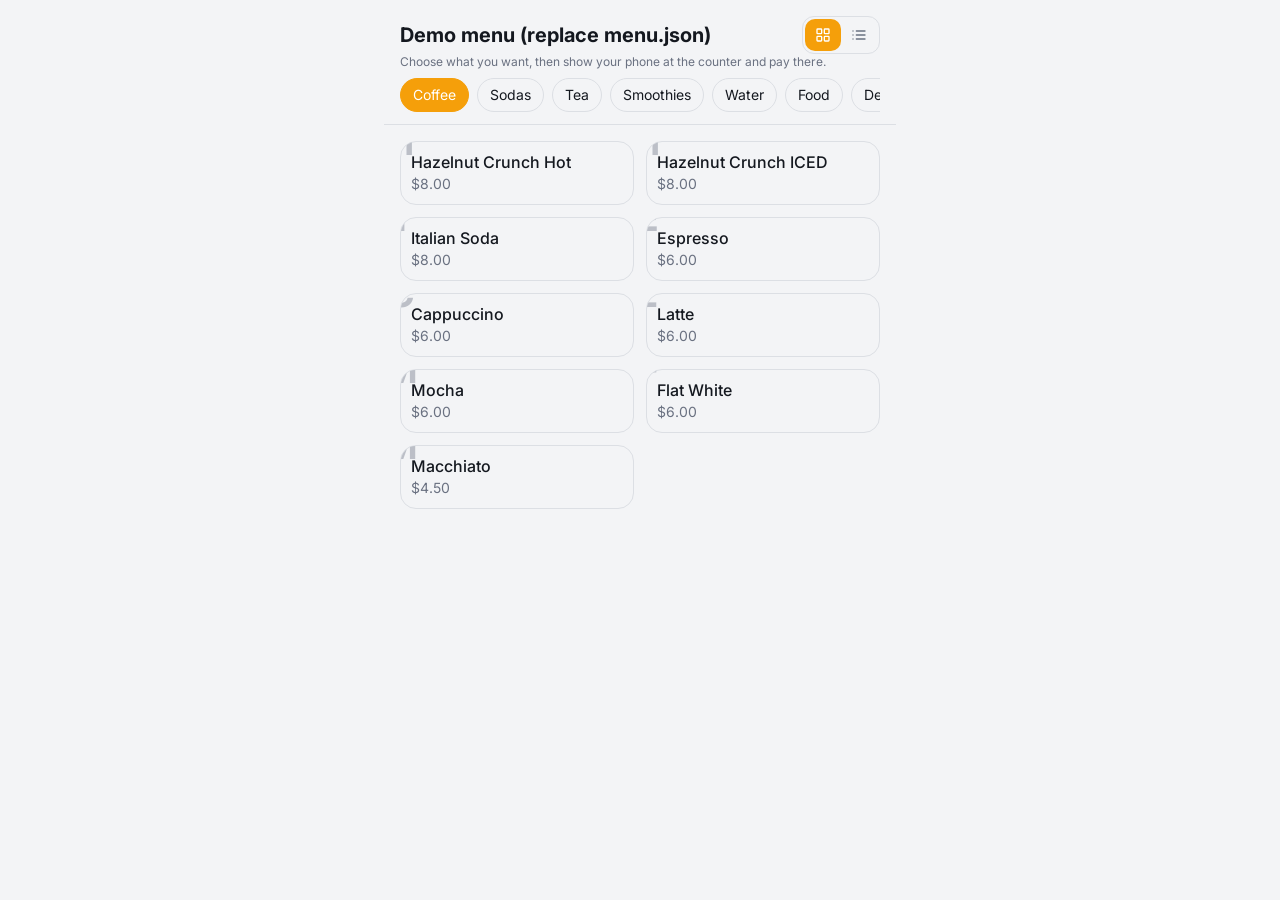
<file: index.html>
<!doctype html>
<html lang="en">
  <head>
    <meta charset="UTF-8" />
    <meta name="viewport" content="width=device-width, initial-scale=1.0" />
    <meta name="robots" content="noindex" />
    <title>Menu</title>
    <script type="module" crossorigin src="./assets/phone-menu-DIrMfWqp.js"></script>
    <link rel="stylesheet" crossorigin href="./assets/phone-menu-gJZbSRjq.css">
  </head>
  <body>
    <div id="root"></div>
  </body>
</html>
</file>
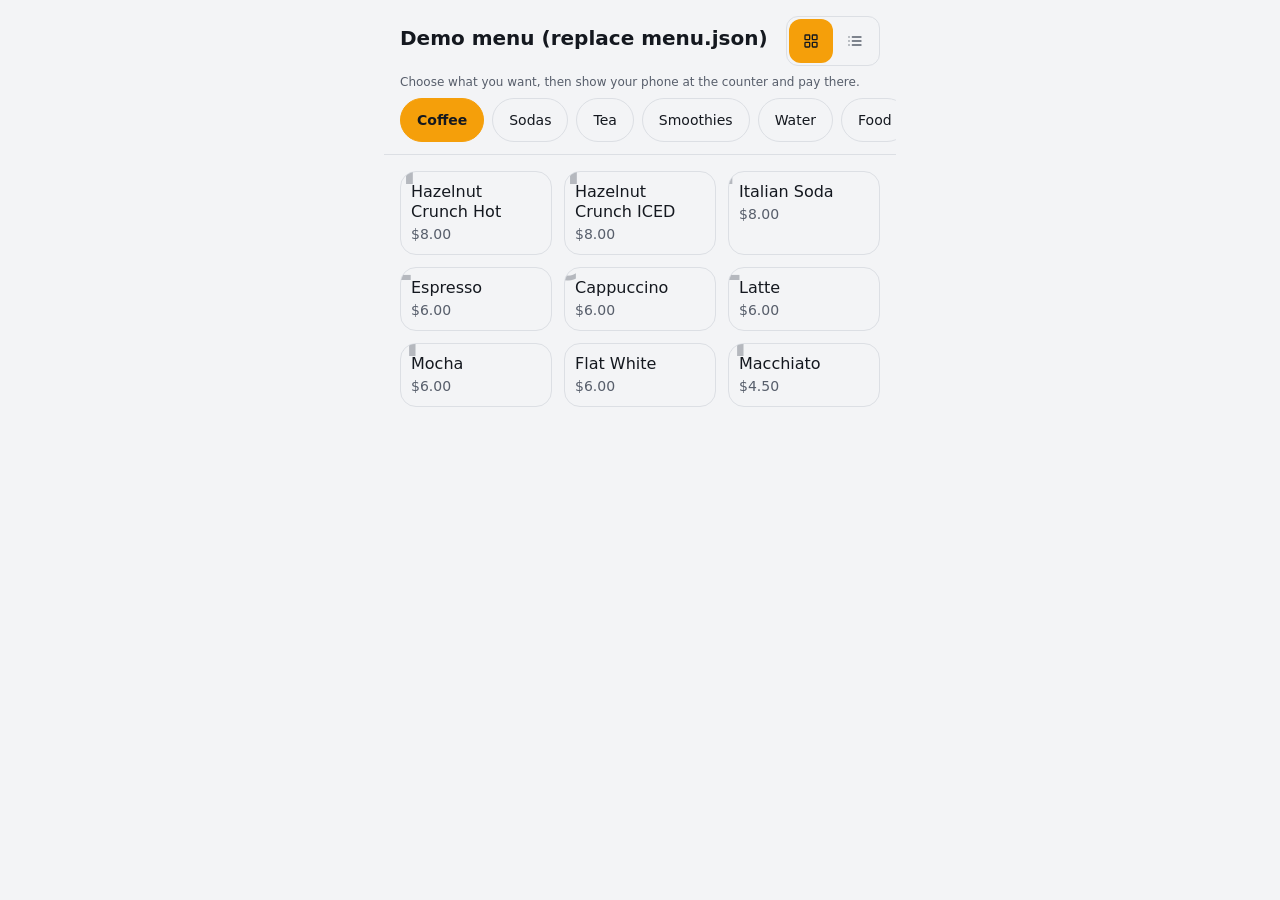
<file: preview/index.html>
<!doctype html>
<html lang="en">
  <head>
    <meta charset="UTF-8" />
    <meta name="viewport" content="width=device-width, initial-scale=1.0" />
    <meta name="robots" content="noindex" />
    <title>Menu</title>
    <script type="module" crossorigin src="./assets/phone-menu-COn8vEMi.js"></script>
    <link rel="stylesheet" crossorigin href="./assets/phone-menu-mOpqxvXK.css">
  </head>
  <body>
    <div id="root"></div>
  </body>
</html>
</file>
<file: assets/phone-menu-gJZbSRjq.css>
@import"https://fonts.googleapis.com/css2?family=Inter:wght@300;400;500;600;700;800;900&family=JetBrains+Mono:wght@400;500;600&display=swap";*,:before,:after{--tw-border-spacing-x: 0;--tw-border-spacing-y: 0;--tw-translate-x: 0;--tw-translate-y: 0;--tw-rotate: 0;--tw-skew-x: 0;--tw-skew-y: 0;--tw-scale-x: 1;--tw-scale-y: 1;--tw-pan-x: ;--tw-pan-y: ;--tw-pinch-zoom: ;--tw-scroll-snap-strictness: proximity;--tw-gradient-from-position: ;--tw-gradient-via-position: ;--tw-gradient-to-position: ;--tw-ordinal: ;--tw-slashed-zero: ;--tw-numeric-figure: ;--tw-numeric-spacing: ;--tw-numeric-fraction: ;--tw-ring-inset: ;--tw-ring-offset-width: 0px;--tw-ring-offset-color: #fff;--tw-ring-color: rgb(59 130 246 / .5);--tw-ring-offset-shadow: 0 0 #0000;--tw-ring-shadow: 0 0 #0000;--tw-shadow: 0 0 #0000;--tw-shadow-colored: 0 0 #0000;--tw-blur: ;--tw-brightness: ;--tw-contrast: ;--tw-grayscale: ;--tw-hue-rotate: ;--tw-invert: ;--tw-saturate: ;--tw-sepia: ;--tw-drop-shadow: ;--tw-backdrop-blur: ;--tw-backdrop-brightness: ;--tw-backdrop-contrast: ;--tw-backdrop-grayscale: ;--tw-backdrop-hue-rotate: ;--tw-backdrop-invert: ;--tw-backdrop-opacity: ;--tw-backdrop-saturate: ;--tw-backdrop-sepia: ;--tw-contain-size: ;--tw-contain-layout: ;--tw-contain-paint: ;--tw-contain-style: }::backdrop{--tw-border-spacing-x: 0;--tw-border-spacing-y: 0;--tw-translate-x: 0;--tw-translate-y: 0;--tw-rotate: 0;--tw-skew-x: 0;--tw-skew-y: 0;--tw-scale-x: 1;--tw-scale-y: 1;--tw-pan-x: ;--tw-pan-y: ;--tw-pinch-zoom: ;--tw-scroll-snap-strictness: proximity;--tw-gradient-from-position: ;--tw-gradient-via-position: ;--tw-gradient-to-position: ;--tw-ordinal: ;--tw-slashed-zero: ;--tw-numeric-figure: ;--tw-numeric-spacing: ;--tw-numeric-fraction: ;--tw-ring-inset: ;--tw-ring-offset-width: 0px;--tw-ring-offset-color: #fff;--tw-ring-color: rgb(59 130 246 / .5);--tw-ring-offset-shadow: 0 0 #0000;--tw-ring-shadow: 0 0 #0000;--tw-shadow: 0 0 #0000;--tw-shadow-colored: 0 0 #0000;--tw-blur: ;--tw-brightness: ;--tw-contrast: ;--tw-grayscale: ;--tw-hue-rotate: ;--tw-invert: ;--tw-saturate: ;--tw-sepia: ;--tw-drop-shadow: ;--tw-backdrop-blur: ;--tw-backdrop-brightness: ;--tw-backdrop-contrast: ;--tw-backdrop-grayscale: ;--tw-backdrop-hue-rotate: ;--tw-backdrop-invert: ;--tw-backdrop-opacity: ;--tw-backdrop-saturate: ;--tw-backdrop-sepia: ;--tw-contain-size: ;--tw-contain-layout: ;--tw-contain-paint: ;--tw-contain-style: }*,:before,:after{box-sizing:border-box;border-width:0;border-style:solid;border-color:#e5e7eb}:before,:after{--tw-content: ""}html,:host{line-height:1.5;-webkit-text-size-adjust:100%;-moz-tab-size:4;-o-tab-size:4;tab-size:4;font-family:ui-sans-serif,system-ui,sans-serif,"Apple Color Emoji","Segoe UI Emoji",Segoe UI Symbol,"Noto Color Emoji";font-feature-settings:normal;font-variation-settings:normal;-webkit-tap-highlight-color:transparent}body{margin:0;line-height:inherit}hr{height:0;color:inherit;border-top-width:1px}abbr:where([title]){-webkit-text-decoration:underline dotted;text-decoration:underline dotted}h1,h2,h3,h4,h5,h6{font-size:inherit;font-weight:inherit}a{color:inherit;text-decoration:inherit}b,strong{font-weight:bolder}code,kbd,samp,pre{font-family:var(--font-mono);font-feature-settings:normal;font-variation-settings:normal;font-size:1em}small{font-size:80%}sub,sup{font-size:75%;line-height:0;position:relative;vertical-align:baseline}sub{bottom:-.25em}sup{top:-.5em}table{text-indent:0;border-color:inherit;border-collapse:collapse}button,input,optgroup,select,textarea{font-family:inherit;font-feature-settings:inherit;font-variation-settings:inherit;font-size:100%;font-weight:inherit;line-height:inherit;letter-spacing:inherit;color:inherit;margin:0;padding:0}button,select{text-transform:none}button,input:where([type=button]),input:where([type=reset]),input:where([type=submit]){-webkit-appearance:button;background-color:transparent;background-image:none}:-moz-focusring{outline:auto}:-moz-ui-invalid{box-shadow:none}progress{vertical-align:baseline}::-webkit-inner-spin-button,::-webkit-outer-spin-button{height:auto}[type=search]{-webkit-appearance:textfield;outline-offset:-2px}::-webkit-search-decoration{-webkit-appearance:none}::-webkit-file-upload-button{-webkit-appearance:button;font:inherit}summary{display:list-item}blockquote,dl,dd,h1,h2,h3,h4,h5,h6,hr,figure,p,pre{margin:0}fieldset{margin:0;padding:0}legend{padding:0}ol,ul,menu{list-style:none;margin:0;padding:0}dialog{padding:0}textarea{resize:vertical}input::-moz-placeholder,textarea::-moz-placeholder{opacity:1;color:#9ca3af}input::placeholder,textarea::placeholder{opacity:1;color:#9ca3af}button,[role=button]{cursor:pointer}:disabled{cursor:default}img,svg,video,canvas,audio,iframe,embed,object{display:block;vertical-align:middle}img,video{max-width:100%;height:auto}[hidden]:where(:not([hidden=until-found])){display:none}:root{--background: 220 16% 96%;--foreground: 220 20% 10%;--card: 0 0% 100%;--card-foreground: 220 20% 10%;--popover: 0 0% 100%;--popover-foreground: 220 20% 10%;--primary: 38 92% 50%;--primary-foreground: 0 0% 100%;--secondary: 220 14% 92%;--secondary-foreground: 220 20% 20%;--muted: 220 14% 94%;--muted-foreground: 220 10% 46%;--accent: 220 14% 92%;--accent-foreground: 220 20% 10%;--destructive: 0 84% 60%;--destructive-foreground: 0 0% 98%;--border: 220 13% 88%;--input: 220 13% 88%;--ring: 38 92% 50%;--chart-1: 38 92% 50%;--chart-2: 200 70% 50%;--chart-3: 150 60% 45%;--chart-4: 280 65% 60%;--chart-5: 340 75% 55%;--radius: .75rem;--font-heading: "Inter", ui-sans-serif, system-ui, sans-serif;--font-body: "Inter", ui-sans-serif, system-ui, sans-serif;--font-display: "Inter", ui-sans-serif, system-ui, sans-serif;--font-mono: "JetBrains Mono", ui-monospace, monospace;--sidebar-background: 220 20% 8%;--sidebar-foreground: 220 10% 85%;--sidebar-primary: 38 92% 50%;--sidebar-primary-foreground: 0 0% 100%;--sidebar-accent: 220 15% 14%;--sidebar-accent-foreground: 220 10% 85%;--sidebar-border: 220 15% 16%;--sidebar-ring: 38 92% 50%;--viz-series-1: #2a78d6;--viz-series-2: #eb6834;--viz-series-3: #1baf7a;--viz-series-4: #eda100;--viz-series-5: #e87ba4;--viz-series-6: #008300;--viz-series-7: #4a3aa7;--viz-series-8: #e34948;--viz-other: #898781;--viz-good: #0ca30c;--viz-critical: #d03b3b;--viz-grid: #e1e0d9;--viz-axis: #c3c2b7;--viz-muted: #898781}.dark{--background: 220 20% 7%;--foreground: 220 10% 92%;--card: 220 18% 10%;--card-foreground: 220 10% 92%;--popover: 220 18% 10%;--popover-foreground: 220 10% 92%;--primary: 38 92% 50%;--primary-foreground: 0 0% 100%;--secondary: 220 15% 15%;--secondary-foreground: 220 10% 85%;--muted: 220 15% 14%;--muted-foreground: 220 10% 50%;--accent: 220 15% 15%;--accent-foreground: 220 10% 92%;--destructive: 0 62% 30%;--destructive-foreground: 0 0% 98%;--border: 220 15% 16%;--input: 220 15% 16%;--ring: 38 92% 50%;--chart-1: 38 92% 50%;--chart-2: 200 70% 50%;--chart-3: 150 60% 45%;--chart-4: 280 65% 60%;--chart-5: 340 75% 55%;--sidebar-background: 220 20% 5%;--sidebar-foreground: 220 10% 85%;--sidebar-primary: 38 92% 50%;--sidebar-primary-foreground: 0 0% 100%;--sidebar-accent: 220 15% 10%;--sidebar-accent-foreground: 220 10% 85%;--sidebar-border: 220 15% 12%;--sidebar-ring: 38 92% 50%;--viz-series-1: #3987e5;--viz-series-2: #d95926;--viz-series-3: #199e70;--viz-series-4: #c98500;--viz-series-5: #d55181;--viz-series-6: #008300;--viz-series-7: #9085e9;--viz-series-8: #e66767;--viz-other: #898781;--viz-good: #0ca30c;--viz-critical: #d03b3b;--viz-grid: #2c2c2a;--viz-axis: #383835;--viz-muted: #898781}*{border-color:hsl(var(--border));outline-color:hsl(var(--ring) / .5)}body{background-color:hsl(var(--background));font-family:var(--font-body);color:hsl(var(--foreground))}.sr-only{position:absolute;width:1px;height:1px;padding:0;margin:-1px;overflow:hidden;clip:rect(0,0,0,0);white-space:nowrap;border-width:0}.pointer-events-none{pointer-events:none}.pointer-events-auto{pointer-events:auto}.visible{visibility:visible}.invisible{visibility:hidden}.collapse{visibility:collapse}.static{position:static}.fixed{position:fixed}.absolute{position:absolute}.relative{position:relative}.sticky{position:sticky}.inset-0{top:0;right:0;bottom:0;left:0}.inset-x-0{left:0;right:0}.inset-y-0{top:0;bottom:0}.-bottom-12{bottom:-3rem}.-left-12{left:-3rem}.-right-12{right:-3rem}.-right-2\.5{right:-.625rem}.-top-12{top:-3rem}.-top-2{top:-.5rem}.bottom-0{bottom:0}.bottom-4{bottom:1rem}.left-0{left:0}.left-1{left:.25rem}.left-1\.5{left:.375rem}.left-1\/2{left:50%}.left-2{left:.5rem}.left-2\.5{left:.625rem}.left-3{left:.75rem}.left-4{left:1rem}.left-\[50\%\]{left:50%}.right-0{right:0}.right-1{right:.25rem}.right-1\.5{right:.375rem}.right-2{right:.5rem}.right-3{right:.75rem}.right-4{right:1rem}.top-0{top:0}.top-1{top:.25rem}.top-1\.5{top:.375rem}.top-1\/2{top:50%}.top-2{top:.5rem}.top-3{top:.75rem}.top-3\.5{top:.875rem}.top-4{top:1rem}.top-\[1px\]{top:1px}.top-\[50\%\]{top:50%}.top-\[60\%\]{top:60%}.top-full{top:100%}.z-10{z-index:10}.z-20{z-index:20}.z-30{z-index:30}.z-40{z-index:40}.z-50{z-index:50}.z-\[100\]{z-index:100}.z-\[1\]{z-index:1}.z-\[9999\]{z-index:9999}.col-span-2{grid-column:span 2 / span 2}.col-span-3{grid-column:span 3 / span 3}.col-span-5{grid-column:span 5 / span 5}.col-span-full{grid-column:1 / -1}.-mx-1{margin-left:-.25rem;margin-right:-.25rem}.mx-1{margin-left:.25rem;margin-right:.25rem}.mx-2{margin-left:.5rem;margin-right:.5rem}.mx-3{margin-left:.75rem;margin-right:.75rem}.mx-3\.5{margin-left:.875rem;margin-right:.875rem}.mx-auto{margin-left:auto;margin-right:auto}.my-0\.5{margin-top:.125rem;margin-bottom:.125rem}.my-1{margin-top:.25rem;margin-bottom:.25rem}.my-2{margin-top:.5rem;margin-bottom:.5rem}.my-3{margin-top:.75rem;margin-bottom:.75rem}.my-4{margin-top:1rem;margin-bottom:1rem}.-ml-4{margin-left:-1rem}.-mt-1{margin-top:-.25rem}.-mt-2{margin-top:-.5rem}.-mt-4{margin-top:-1rem}.mb-0\.5{margin-bottom:.125rem}.mb-1{margin-bottom:.25rem}.mb-1\.5{margin-bottom:.375rem}.mb-10{margin-bottom:2.5rem}.mb-12{margin-bottom:3rem}.mb-2{margin-bottom:.5rem}.mb-3{margin-bottom:.75rem}.mb-4{margin-bottom:1rem}.mb-5{margin-bottom:1.25rem}.mb-6{margin-bottom:1.5rem}.mb-8{margin-bottom:2rem}.ml-1{margin-left:.25rem}.ml-1\.5{margin-left:.375rem}.ml-12{margin-left:3rem}.ml-2{margin-left:.5rem}.ml-4{margin-left:1rem}.ml-auto{margin-left:auto}.mr-1{margin-right:.25rem}.mr-1\.5{margin-right:.375rem}.mr-2{margin-right:.5rem}.mr-3{margin-right:.75rem}.mt-0\.5{margin-top:.125rem}.mt-1{margin-top:.25rem}.mt-1\.5{margin-top:.375rem}.mt-12{margin-top:3rem}.mt-16{margin-top:4rem}.mt-2{margin-top:.5rem}.mt-2\.5{margin-top:.625rem}.mt-24{margin-top:6rem}.mt-3{margin-top:.75rem}.mt-4{margin-top:1rem}.mt-6{margin-top:1.5rem}.mt-8{margin-top:2rem}.mt-auto{margin-top:auto}.line-clamp-2{overflow:hidden;display:-webkit-box;-webkit-box-orient:vertical;-webkit-line-clamp:2}.block{display:block}.inline-block{display:inline-block}.inline{display:inline}.flex{display:flex}.inline-flex{display:inline-flex}.table{display:table}.grid{display:grid}.contents{display:contents}.\!hidden{display:none!important}.hidden{display:none}.aspect-square{aspect-ratio:1 / 1}.aspect-video{aspect-ratio:16 / 9}.size-4{width:1rem;height:1rem}.h-0\.5{height:.125rem}.h-1\.5{height:.375rem}.h-10{height:2.5rem}.h-11{height:2.75rem}.h-12{height:3rem}.h-14{height:3.5rem}.h-16{height:4rem}.h-2{height:.5rem}.h-2\.5{height:.625rem}.h-20{height:5rem}.h-24{height:6rem}.h-28{height:7rem}.h-3{height:.75rem}.h-3\.5{height:.875rem}.h-4{height:1rem}.h-48{height:12rem}.h-5{height:1.25rem}.h-6{height:1.5rem}.h-64{height:16rem}.h-7{height:1.75rem}.h-72{height:18rem}.h-8{height:2rem}.h-80{height:20rem}.h-9{height:2.25rem}.h-\[120px\]{height:120px}.h-\[1px\]{height:1px}.h-\[200px\]{height:200px}.h-\[280px\]{height:280px}.h-\[320px\]{height:320px}.h-\[46\%\]{height:46%}.h-\[60px\]{height:60px}.h-\[var\(--radix-navigation-menu-viewport-height\)\]{height:var(--radix-navigation-menu-viewport-height)}.h-\[var\(--radix-select-trigger-height\)\]{height:var(--radix-select-trigger-height)}.h-auto{height:auto}.h-full{height:100%}.h-px{height:1px}.h-screen{height:100vh}.h-svh{height:100svh}.max-h-32{max-height:8rem}.max-h-52{max-height:13rem}.max-h-72{max-height:18rem}.max-h-80{max-height:20rem}.max-h-96{max-height:24rem}.max-h-\[100dvh\]{max-height:100dvh}.max-h-\[300px\]{max-height:300px}.max-h-\[400px\]{max-height:400px}.max-h-\[50vh\]{max-height:50vh}.max-h-\[60vh\]{max-height:60vh}.max-h-\[80vh\]{max-height:80vh}.max-h-\[85vh\]{max-height:85vh}.max-h-\[90vh\]{max-height:90vh}.max-h-\[92vh\]{max-height:92vh}.max-h-screen{max-height:100vh}.min-h-0{min-height:0px}.min-h-\[100px\]{min-height:100px}.min-h-\[130px\]{min-height:130px}.min-h-\[340px\]{min-height:340px}.min-h-\[36px\]{min-height:36px}.min-h-\[44px\]{min-height:44px}.min-h-\[60px\]{min-height:60px}.min-h-\[90px\]{min-height:90px}.min-h-screen{min-height:100vh}.min-h-svh{min-height:100svh}.w-0{width:0px}.w-1{width:.25rem}.w-1\.5{width:.375rem}.w-10{width:2.5rem}.w-11{width:2.75rem}.w-12{width:3rem}.w-14{width:3.5rem}.w-16{width:4rem}.w-2{width:.5rem}.w-2\.5{width:.625rem}.w-20{width:5rem}.w-24{width:6rem}.w-28{width:7rem}.w-3{width:.75rem}.w-3\.5{width:.875rem}.w-3\/4{width:75%}.w-32{width:8rem}.w-36{width:9rem}.w-4{width:1rem}.w-40{width:10rem}.w-44{width:11rem}.w-48{width:12rem}.w-5{width:1.25rem}.w-52{width:13rem}.w-56{width:14rem}.w-6{width:1.5rem}.w-64{width:16rem}.w-7{width:1.75rem}.w-72{width:18rem}.w-8{width:2rem}.w-80{width:20rem}.w-9{width:2.25rem}.w-\[--sidebar-width\]{width:var(--sidebar-width)}.w-\[100px\]{width:100px}.w-\[110px\]{width:110px}.w-\[150px\]{width:150px}.w-\[1px\]{width:1px}.w-\[220px\]{width:220px}.w-\[260px\]{width:260px}.w-\[368px\]{width:368px}.w-\[72px\]{width:72px}.w-auto{width:auto}.w-fit{width:-moz-fit-content;width:fit-content}.w-full{width:100%}.w-max{width:-moz-max-content;width:max-content}.w-px{width:1px}.min-w-0{min-width:0px}.min-w-10{min-width:2.5rem}.min-w-5{min-width:1.25rem}.min-w-8{min-width:2rem}.min-w-9{min-width:2.25rem}.min-w-\[11rem\]{min-width:11rem}.min-w-\[12rem\]{min-width:12rem}.min-w-\[160px\]{min-width:160px}.min-w-\[1rem\]{min-width:1rem}.min-w-\[240px\]{min-width:240px}.min-w-\[3ch\]{min-width:3ch}.min-w-\[56px\]{min-width:56px}.min-w-\[70px\]{min-width:70px}.min-w-\[860px\]{min-width:860px}.min-w-\[8rem\]{min-width:8rem}.min-w-\[var\(--radix-select-trigger-width\)\]{min-width:var(--radix-select-trigger-width)}.max-w-2xl{max-width:42rem}.max-w-3xl{max-width:48rem}.max-w-4xl{max-width:56rem}.max-w-5xl{max-width:64rem}.max-w-6xl{max-width:72rem}.max-w-7xl{max-width:80rem}.max-w-\[--skeleton-width\]{max-width:var(--skeleton-width)}.max-w-\[100px\]{max-width:100px}.max-w-\[10rem\]{max-width:10rem}.max-w-\[1728px\]{max-width:1728px}.max-w-\[200px\]{max-width:200px}.max-w-\[220px\]{max-width:220px}.max-w-\[240px\]{max-width:240px}.max-w-\[260px\]{max-width:260px}.max-w-\[280px\]{max-width:280px}.max-w-\[80vw\]{max-width:80vw}.max-w-full{max-width:100%}.max-w-lg{max-width:32rem}.max-w-max{max-width:-moz-max-content;max-width:max-content}.max-w-md{max-width:28rem}.max-w-sm{max-width:24rem}.max-w-xs{max-width:20rem}.flex-1{flex:1 1 0%}.flex-shrink-0{flex-shrink:0}.\!shrink{flex-shrink:1!important}.shrink{flex-shrink:1}.shrink-0{flex-shrink:0}.\!grow{flex-grow:1!important}.grow{flex-grow:1}.grow-0{flex-grow:0}.basis-full{flex-basis:100%}.caption-bottom{caption-side:bottom}.border-collapse{border-collapse:collapse}.-translate-x-1\/2{--tw-translate-x: -50%;transform:translate(var(--tw-translate-x),var(--tw-translate-y)) rotate(var(--tw-rotate)) skew(var(--tw-skew-x)) skewY(var(--tw-skew-y)) scaleX(var(--tw-scale-x)) scaleY(var(--tw-scale-y))}.-translate-x-px{--tw-translate-x: -1px;transform:translate(var(--tw-translate-x),var(--tw-translate-y)) rotate(var(--tw-rotate)) skew(var(--tw-skew-x)) skewY(var(--tw-skew-y)) scaleX(var(--tw-scale-x)) scaleY(var(--tw-scale-y))}.-translate-y-1\/2{--tw-translate-y: -50%;transform:translate(var(--tw-translate-x),var(--tw-translate-y)) rotate(var(--tw-rotate)) skew(var(--tw-skew-x)) skewY(var(--tw-skew-y)) scaleX(var(--tw-scale-x)) scaleY(var(--tw-scale-y))}.translate-x-\[-50\%\]{--tw-translate-x: -50%;transform:translate(var(--tw-translate-x),var(--tw-translate-y)) rotate(var(--tw-rotate)) skew(var(--tw-skew-x)) skewY(var(--tw-skew-y)) scaleX(var(--tw-scale-x)) scaleY(var(--tw-scale-y))}.translate-x-px{--tw-translate-x: 1px;transform:translate(var(--tw-translate-x),var(--tw-translate-y)) rotate(var(--tw-rotate)) skew(var(--tw-skew-x)) skewY(var(--tw-skew-y)) scaleX(var(--tw-scale-x)) scaleY(var(--tw-scale-y))}.translate-y-\[-50\%\]{--tw-translate-y: -50%;transform:translate(var(--tw-translate-x),var(--tw-translate-y)) rotate(var(--tw-rotate)) skew(var(--tw-skew-x)) skewY(var(--tw-skew-y)) scaleX(var(--tw-scale-x)) scaleY(var(--tw-scale-y))}.rotate-180{--tw-rotate: 180deg;transform:translate(var(--tw-translate-x),var(--tw-translate-y)) rotate(var(--tw-rotate)) skew(var(--tw-skew-x)) skewY(var(--tw-skew-y)) scaleX(var(--tw-scale-x)) scaleY(var(--tw-scale-y))}.rotate-45{--tw-rotate: 45deg;transform:translate(var(--tw-translate-x),var(--tw-translate-y)) rotate(var(--tw-rotate)) skew(var(--tw-skew-x)) skewY(var(--tw-skew-y)) scaleX(var(--tw-scale-x)) scaleY(var(--tw-scale-y))}.rotate-90{--tw-rotate: 90deg;transform:translate(var(--tw-translate-x),var(--tw-translate-y)) rotate(var(--tw-rotate)) skew(var(--tw-skew-x)) skewY(var(--tw-skew-y)) scaleX(var(--tw-scale-x)) scaleY(var(--tw-scale-y))}.scale-105{--tw-scale-x: 1.05;--tw-scale-y: 1.05;transform:translate(var(--tw-translate-x),var(--tw-translate-y)) rotate(var(--tw-rotate)) skew(var(--tw-skew-x)) skewY(var(--tw-skew-y)) scaleX(var(--tw-scale-x)) scaleY(var(--tw-scale-y))}.scale-110{--tw-scale-x: 1.1;--tw-scale-y: 1.1;transform:translate(var(--tw-translate-x),var(--tw-translate-y)) rotate(var(--tw-rotate)) skew(var(--tw-skew-x)) skewY(var(--tw-skew-y)) scaleX(var(--tw-scale-x)) scaleY(var(--tw-scale-y))}.transform{transform:translate(var(--tw-translate-x),var(--tw-translate-y)) rotate(var(--tw-rotate)) skew(var(--tw-skew-x)) skewY(var(--tw-skew-y)) scaleX(var(--tw-scale-x)) scaleY(var(--tw-scale-y))}@keyframes pulse{50%{opacity:.5}}.animate-pulse{animation:pulse 2s cubic-bezier(.4,0,.6,1) infinite}@keyframes spin{to{transform:rotate(360deg)}}.animate-spin{animation:spin 1s linear infinite}.cursor-col-resize{cursor:col-resize}.cursor-default{cursor:default}.cursor-grab{cursor:grab}.cursor-not-allowed{cursor:not-allowed}.cursor-pointer{cursor:pointer}.cursor-row-resize{cursor:row-resize}.touch-none{touch-action:none}.select-none{-webkit-user-select:none;-moz-user-select:none;user-select:none}.select-all{-webkit-user-select:all;-moz-user-select:all;user-select:all}.resize-none{resize:none}.resize{resize:both}.list-inside{list-style-position:inside}.list-decimal{list-style-type:decimal}.list-disc{list-style-type:disc}.list-none{list-style-type:none}.grid-cols-1{grid-template-columns:repeat(1,minmax(0,1fr))}.grid-cols-2{grid-template-columns:repeat(2,minmax(0,1fr))}.grid-cols-3{grid-template-columns:repeat(3,minmax(0,1fr))}.grid-cols-5{grid-template-columns:repeat(5,minmax(0,1fr))}.grid-cols-\[16px_1fr_90px_32px\]{grid-template-columns:16px 1fr 90px 32px}.grid-cols-\[1fr_90px_32px\]{grid-template-columns:1fr 90px 32px}.flex-row{flex-direction:row}.flex-col{flex-direction:column}.flex-col-reverse{flex-direction:column-reverse}.flex-wrap{flex-wrap:wrap}.items-start{align-items:flex-start}.items-end{align-items:flex-end}.items-center{align-items:center}.items-baseline{align-items:baseline}.items-stretch{align-items:stretch}.justify-start{justify-content:flex-start}.justify-end{justify-content:flex-end}.justify-center{justify-content:center}.justify-between{justify-content:space-between}.gap-0{gap:0px}.gap-0\.5{gap:.125rem}.gap-1{gap:.25rem}.gap-1\.5{gap:.375rem}.gap-2{gap:.5rem}.gap-3{gap:.75rem}.gap-4{gap:1rem}.gap-5{gap:1.25rem}.gap-6{gap:1.5rem}.gap-x-3{-moz-column-gap:.75rem;column-gap:.75rem}.gap-x-4{-moz-column-gap:1rem;column-gap:1rem}.gap-x-6{-moz-column-gap:1.5rem;column-gap:1.5rem}.gap-y-1{row-gap:.25rem}.gap-y-3{row-gap:.75rem}.space-x-1>:not([hidden])~:not([hidden]){--tw-space-x-reverse: 0;margin-right:calc(.25rem * var(--tw-space-x-reverse));margin-left:calc(.25rem * calc(1 - var(--tw-space-x-reverse)))}.space-x-3>:not([hidden])~:not([hidden]){--tw-space-x-reverse: 0;margin-right:calc(.75rem * var(--tw-space-x-reverse));margin-left:calc(.75rem * calc(1 - var(--tw-space-x-reverse)))}.space-x-4>:not([hidden])~:not([hidden]){--tw-space-x-reverse: 0;margin-right:calc(1rem * var(--tw-space-x-reverse));margin-left:calc(1rem * calc(1 - var(--tw-space-x-reverse)))}.space-y-0>:not([hidden])~:not([hidden]){--tw-space-y-reverse: 0;margin-top:calc(0px * calc(1 - var(--tw-space-y-reverse)));margin-bottom:calc(0px * var(--tw-space-y-reverse))}.space-y-0\.5>:not([hidden])~:not([hidden]){--tw-space-y-reverse: 0;margin-top:calc(.125rem * calc(1 - var(--tw-space-y-reverse)));margin-bottom:calc(.125rem * var(--tw-space-y-reverse))}.space-y-1>:not([hidden])~:not([hidden]){--tw-space-y-reverse: 0;margin-top:calc(.25rem * calc(1 - var(--tw-space-y-reverse)));margin-bottom:calc(.25rem * var(--tw-space-y-reverse))}.space-y-1\.5>:not([hidden])~:not([hidden]){--tw-space-y-reverse: 0;margin-top:calc(.375rem * calc(1 - var(--tw-space-y-reverse)));margin-bottom:calc(.375rem * var(--tw-space-y-reverse))}.space-y-10>:not([hidden])~:not([hidden]){--tw-space-y-reverse: 0;margin-top:calc(2.5rem * calc(1 - var(--tw-space-y-reverse)));margin-bottom:calc(2.5rem * var(--tw-space-y-reverse))}.space-y-2>:not([hidden])~:not([hidden]){--tw-space-y-reverse: 0;margin-top:calc(.5rem * calc(1 - var(--tw-space-y-reverse)));margin-bottom:calc(.5rem * var(--tw-space-y-reverse))}.space-y-2\.5>:not([hidden])~:not([hidden]){--tw-space-y-reverse: 0;margin-top:calc(.625rem * calc(1 - var(--tw-space-y-reverse)));margin-bottom:calc(.625rem * var(--tw-space-y-reverse))}.space-y-3>:not([hidden])~:not([hidden]){--tw-space-y-reverse: 0;margin-top:calc(.75rem * calc(1 - var(--tw-space-y-reverse)));margin-bottom:calc(.75rem * var(--tw-space-y-reverse))}.space-y-4>:not([hidden])~:not([hidden]){--tw-space-y-reverse: 0;margin-top:calc(1rem * calc(1 - var(--tw-space-y-reverse)));margin-bottom:calc(1rem * var(--tw-space-y-reverse))}.space-y-5>:not([hidden])~:not([hidden]){--tw-space-y-reverse: 0;margin-top:calc(1.25rem * calc(1 - var(--tw-space-y-reverse)));margin-bottom:calc(1.25rem * var(--tw-space-y-reverse))}.space-y-6>:not([hidden])~:not([hidden]){--tw-space-y-reverse: 0;margin-top:calc(1.5rem * calc(1 - var(--tw-space-y-reverse)));margin-bottom:calc(1.5rem * var(--tw-space-y-reverse))}.divide-y>:not([hidden])~:not([hidden]){--tw-divide-y-reverse: 0;border-top-width:calc(1px * calc(1 - var(--tw-divide-y-reverse)));border-bottom-width:calc(1px * var(--tw-divide-y-reverse))}.divide-border>:not([hidden])~:not([hidden]){border-color:hsl(var(--border))}.divide-border\/60>:not([hidden])~:not([hidden]){border-color:hsl(var(--border) / .6)}.overflow-auto{overflow:auto}.overflow-hidden{overflow:hidden}.overflow-x-auto{overflow-x:auto}.overflow-y-auto{overflow-y:auto}.overflow-x-hidden{overflow-x:hidden}.truncate{overflow:hidden;text-overflow:ellipsis;white-space:nowrap}.whitespace-nowrap{white-space:nowrap}.whitespace-pre-line{white-space:pre-line}.whitespace-pre-wrap{white-space:pre-wrap}.break-words{overflow-wrap:break-word}.break-all{word-break:break-all}.rounded{border-radius:.25rem}.rounded-2xl{border-radius:1rem}.rounded-3xl{border-radius:1.5rem}.rounded-\[2px\]{border-radius:2px}.rounded-\[3px\]{border-radius:3px}.rounded-\[inherit\]{border-radius:inherit}.rounded-full{border-radius:9999px}.rounded-lg{border-radius:var(--radius)}.rounded-md{border-radius:calc(var(--radius) - 2px)}.rounded-sm{border-radius:calc(var(--radius) - 4px)}.rounded-xl{border-radius:.75rem}.rounded-t-2xl{border-top-left-radius:1rem;border-top-right-radius:1rem}.rounded-t-\[10px\]{border-top-left-radius:10px;border-top-right-radius:10px}.rounded-t-lg{border-top-left-radius:var(--radius);border-top-right-radius:var(--radius)}.rounded-tl-sm{border-top-left-radius:calc(var(--radius) - 4px)}.border{border-width:1px}.border-2{border-width:2px}.border-4{border-width:4px}.border-\[1\.5px\]{border-width:1.5px}.border-y{border-top-width:1px;border-bottom-width:1px}.border-b{border-bottom-width:1px}.border-b-2{border-bottom-width:2px}.border-b-4{border-bottom-width:4px}.border-l{border-left-width:1px}.border-l-2{border-left-width:2px}.border-r{border-right-width:1px}.border-t{border-top-width:1px}.border-t-2{border-top-width:2px}.border-dashed{border-style:dashed}.border-none{border-style:none}.border-\[\#3a3a40\]{--tw-border-opacity: 1;border-color:rgb(58 58 64 / var(--tw-border-opacity, 1))}.border-\[\#4cc2ff\]{--tw-border-opacity: 1;border-color:rgb(76 194 255 / var(--tw-border-opacity, 1))}.border-\[\#ff6b5e33\]{border-color:#ff6b5e33}.border-\[--color-border\]{border-color:var(--color-border)}.border-amber-500\/20{border-color:#f59e0b33}.border-amber-500\/30{border-color:#f59e0b4d}.border-amber-500\/40{border-color:#f59e0b66}.border-black{--tw-border-opacity: 1;border-color:rgb(0 0 0 / var(--tw-border-opacity, 1))}.border-black\/10{border-color:#0000001a}.border-blue-500\/20{border-color:#3b82f633}.border-blue-500\/30{border-color:#3b82f64d}.border-border{border-color:hsl(var(--border))}.border-border\/50{border-color:hsl(var(--border) / .5)}.border-border\/60{border-color:hsl(var(--border) / .6)}.border-cyan-500\/30{border-color:#06b6d44d}.border-destructive{border-color:hsl(var(--destructive))}.border-destructive\/30{border-color:hsl(var(--destructive) / .3)}.border-destructive\/40{border-color:hsl(var(--destructive) / .4)}.border-destructive\/50{border-color:hsl(var(--destructive) / .5)}.border-foreground{border-color:hsl(var(--foreground))}.border-green-500{--tw-border-opacity: 1;border-color:rgb(34 197 94 / var(--tw-border-opacity, 1))}.border-green-500\/20{border-color:#22c55e33}.border-green-500\/30{border-color:#22c55e4d}.border-green-500\/40{border-color:#22c55e66}.border-green-500\/50{border-color:#22c55e80}.border-input{border-color:hsl(var(--input))}.border-muted-foreground\/30{border-color:hsl(var(--muted-foreground) / .3)}.border-orange-500\/30{border-color:#f973164d}.border-pink-500\/30{border-color:#ec48994d}.border-primary{border-color:hsl(var(--primary))}.border-primary\/20{border-color:hsl(var(--primary) / .2)}.border-primary\/30{border-color:hsl(var(--primary) / .3)}.border-primary\/40{border-color:hsl(var(--primary) / .4)}.border-primary\/50{border-color:hsl(var(--primary) / .5)}.border-purple-500\/30{border-color:#a855f74d}.border-red-500\/20{border-color:#ef444433}.border-red-500\/30{border-color:#ef44444d}.border-red-900{--tw-border-opacity: 1;border-color:rgb(127 29 29 / var(--tw-border-opacity, 1))}.border-rose-500\/30{border-color:#f43f5e4d}.border-sidebar-border{border-color:hsl(var(--sidebar-border))}.border-slate-100{--tw-border-opacity: 1;border-color:rgb(241 245 249 / var(--tw-border-opacity, 1))}.border-slate-200{--tw-border-opacity: 1;border-color:rgb(226 232 240 / var(--tw-border-opacity, 1))}.border-slate-500\/30{border-color:#64748b4d}.border-slate-600{--tw-border-opacity: 1;border-color:rgb(71 85 105 / var(--tw-border-opacity, 1))}.border-transparent{border-color:transparent}.border-white\/10{border-color:#ffffff1a}.border-yellow-500\/30{border-color:#eab3084d}.border-b-card{border-bottom-color:hsl(var(--card))}.border-b-transparent{border-bottom-color:transparent}.border-l-transparent{border-left-color:transparent}.border-t-primary{border-top-color:hsl(var(--primary))}.border-t-slate-800{--tw-border-opacity: 1;border-top-color:rgb(30 41 59 / var(--tw-border-opacity, 1))}.border-t-transparent{border-top-color:transparent}.bg-\[\#0f172a\]{--tw-bg-opacity: 1;background-color:rgb(15 23 42 / var(--tw-bg-opacity, 1))}.bg-\[\#1c1c1e\]{--tw-bg-opacity: 1;background-color:rgb(28 28 30 / var(--tw-bg-opacity, 1))}.bg-\[\#262629\]{--tw-bg-opacity: 1;background-color:rgb(38 38 41 / var(--tw-bg-opacity, 1))}.bg-\[\#4cc2ff\]{--tw-bg-opacity: 1;background-color:rgb(76 194 255 / var(--tw-bg-opacity, 1))}.bg-\[\#ff6b5e1a\]{background-color:#ff6b5e1a}.bg-\[--color-bg\]{background-color:var(--color-bg)}.bg-accent{background-color:hsl(var(--accent))}.bg-amber-100{--tw-bg-opacity: 1;background-color:rgb(254 243 199 / var(--tw-bg-opacity, 1))}.bg-amber-500{--tw-bg-opacity: 1;background-color:rgb(245 158 11 / var(--tw-bg-opacity, 1))}.bg-amber-500\/10{background-color:#f59e0b1a}.bg-amber-500\/15{background-color:#f59e0b26}.bg-amber-500\/20{background-color:#f59e0b33}.bg-amber-500\/5{background-color:#f59e0b0d}.bg-amber-600{--tw-bg-opacity: 1;background-color:rgb(217 119 6 / var(--tw-bg-opacity, 1))}.bg-background{background-color:hsl(var(--background))}.bg-background\/50{background-color:hsl(var(--background) / .5)}.bg-background\/90{background-color:hsl(var(--background) / .9)}.bg-background\/95{background-color:hsl(var(--background) / .95)}.bg-black{--tw-bg-opacity: 1;background-color:rgb(0 0 0 / var(--tw-bg-opacity, 1))}.bg-black\/40{background-color:#0006}.bg-black\/50{background-color:#00000080}.bg-black\/80{background-color:#000c}.bg-blue-500{--tw-bg-opacity: 1;background-color:rgb(59 130 246 / var(--tw-bg-opacity, 1))}.bg-blue-500\/10{background-color:#3b82f61a}.bg-blue-500\/15{background-color:#3b82f626}.bg-border{background-color:hsl(var(--border))}.bg-border\/40{background-color:hsl(var(--border) / .4)}.bg-card{background-color:hsl(var(--card))}.bg-card\/30{background-color:hsl(var(--card) / .3)}.bg-card\/40{background-color:hsl(var(--card) / .4)}.bg-card\/50{background-color:hsl(var(--card) / .5)}.bg-destructive{background-color:hsl(var(--destructive))}.bg-destructive\/10{background-color:hsl(var(--destructive) / .1)}.bg-destructive\/15{background-color:hsl(var(--destructive) / .15)}.bg-destructive\/20{background-color:hsl(var(--destructive) / .2)}.bg-destructive\/5{background-color:hsl(var(--destructive) / .05)}.bg-destructive\/80{background-color:hsl(var(--destructive) / .8)}.bg-foreground{background-color:hsl(var(--foreground))}.bg-green-500{--tw-bg-opacity: 1;background-color:rgb(34 197 94 / var(--tw-bg-opacity, 1))}.bg-green-500\/10{background-color:#22c55e1a}.bg-green-500\/15{background-color:#22c55e26}.bg-green-500\/5{background-color:#22c55e0d}.bg-green-600{--tw-bg-opacity: 1;background-color:rgb(22 163 74 / var(--tw-bg-opacity, 1))}.bg-muted{background-color:hsl(var(--muted))}.bg-muted-foreground\/50{background-color:hsl(var(--muted-foreground) / .5)}.bg-muted\/20{background-color:hsl(var(--muted) / .2)}.bg-muted\/30{background-color:hsl(var(--muted) / .3)}.bg-muted\/40{background-color:hsl(var(--muted) / .4)}.bg-muted\/50{background-color:hsl(var(--muted) / .5)}.bg-muted\/80{background-color:hsl(var(--muted) / .8)}.bg-neutral-900{--tw-bg-opacity: 1;background-color:rgb(23 23 23 / var(--tw-bg-opacity, 1))}.bg-orange-100{--tw-bg-opacity: 1;background-color:rgb(255 237 213 / var(--tw-bg-opacity, 1))}.bg-orange-400{--tw-bg-opacity: 1;background-color:rgb(251 146 60 / var(--tw-bg-opacity, 1))}.bg-popover{background-color:hsl(var(--popover))}.bg-primary{background-color:hsl(var(--primary))}.bg-primary\/10{background-color:hsl(var(--primary) / .1)}.bg-primary\/15{background-color:hsl(var(--primary) / .15)}.bg-primary\/20{background-color:hsl(var(--primary) / .2)}.bg-primary\/5{background-color:hsl(var(--primary) / .05)}.bg-red-500\/10{background-color:#ef44441a}.bg-red-600{--tw-bg-opacity: 1;background-color:rgb(220 38 38 / var(--tw-bg-opacity, 1))}.bg-secondary{background-color:hsl(var(--secondary))}.bg-sidebar{background-color:hsl(var(--sidebar-background))}.bg-sidebar-border{background-color:hsl(var(--sidebar-border))}.bg-sidebar-primary{background-color:hsl(var(--sidebar-primary))}.bg-slate-100{--tw-bg-opacity: 1;background-color:rgb(241 245 249 / var(--tw-bg-opacity, 1))}.bg-slate-200{--tw-bg-opacity: 1;background-color:rgb(226 232 240 / var(--tw-bg-opacity, 1))}.bg-slate-50{--tw-bg-opacity: 1;background-color:rgb(248 250 252 / var(--tw-bg-opacity, 1))}.bg-slate-700{--tw-bg-opacity: 1;background-color:rgb(51 65 85 / var(--tw-bg-opacity, 1))}.bg-slate-800{--tw-bg-opacity: 1;background-color:rgb(30 41 59 / var(--tw-bg-opacity, 1))}.bg-transparent{background-color:transparent}.bg-white{--tw-bg-opacity: 1;background-color:rgb(255 255 255 / var(--tw-bg-opacity, 1))}.bg-white\/10{background-color:#ffffff1a}.bg-white\/15{background-color:#ffffff26}.bg-white\/5{background-color:#ffffff0d}.bg-gradient-to-b{background-image:linear-gradient(to bottom,var(--tw-gradient-stops))}.bg-gradient-to-br{background-image:linear-gradient(to bottom right,var(--tw-gradient-stops))}.from-amber-500\/20{--tw-gradient-from: rgb(245 158 11 / .2) var(--tw-gradient-from-position);--tw-gradient-to: rgb(245 158 11 / 0) var(--tw-gradient-to-position);--tw-gradient-stops: var(--tw-gradient-from), var(--tw-gradient-to)}.from-blue-500\/20{--tw-gradient-from: rgb(59 130 246 / .2) var(--tw-gradient-from-position);--tw-gradient-to: rgb(59 130 246 / 0) var(--tw-gradient-to-position);--tw-gradient-stops: var(--tw-gradient-from), var(--tw-gradient-to)}.from-cyan-500\/20{--tw-gradient-from: rgb(6 182 212 / .2) var(--tw-gradient-from-position);--tw-gradient-to: rgb(6 182 212 / 0) var(--tw-gradient-to-position);--tw-gradient-stops: var(--tw-gradient-from), var(--tw-gradient-to)}.from-green-500\/20{--tw-gradient-from: rgb(34 197 94 / .2) var(--tw-gradient-from-position);--tw-gradient-to: rgb(34 197 94 / 0) var(--tw-gradient-to-position);--tw-gradient-stops: var(--tw-gradient-from), var(--tw-gradient-to)}.from-orange-500\/20{--tw-gradient-from: rgb(249 115 22 / .2) var(--tw-gradient-from-position);--tw-gradient-to: rgb(249 115 22 / 0) var(--tw-gradient-to-position);--tw-gradient-stops: var(--tw-gradient-from), var(--tw-gradient-to)}.from-pink-500\/20{--tw-gradient-from: rgb(236 72 153 / .2) var(--tw-gradient-from-position);--tw-gradient-to: rgb(236 72 153 / 0) var(--tw-gradient-to-position);--tw-gradient-stops: var(--tw-gradient-from), var(--tw-gradient-to)}.from-purple-500\/20{--tw-gradient-from: rgb(168 85 247 / .2) var(--tw-gradient-from-position);--tw-gradient-to: rgb(168 85 247 / 0) var(--tw-gradient-to-position);--tw-gradient-stops: var(--tw-gradient-from), var(--tw-gradient-to)}.from-red-500\/20{--tw-gradient-from: rgb(239 68 68 / .2) var(--tw-gradient-from-position);--tw-gradient-to: rgb(239 68 68 / 0) var(--tw-gradient-to-position);--tw-gradient-stops: var(--tw-gradient-from), var(--tw-gradient-to)}.from-rose-500\/20{--tw-gradient-from: rgb(244 63 94 / .2) var(--tw-gradient-from-position);--tw-gradient-to: rgb(244 63 94 / 0) var(--tw-gradient-to-position);--tw-gradient-stops: var(--tw-gradient-from), var(--tw-gradient-to)}.from-slate-500\/20{--tw-gradient-from: rgb(100 116 139 / .2) var(--tw-gradient-from-position);--tw-gradient-to: rgb(100 116 139 / 0) var(--tw-gradient-to-position);--tw-gradient-stops: var(--tw-gradient-from), var(--tw-gradient-to)}.from-white{--tw-gradient-from: #fff var(--tw-gradient-from-position);--tw-gradient-to: rgb(255 255 255 / 0) var(--tw-gradient-to-position);--tw-gradient-stops: var(--tw-gradient-from), var(--tw-gradient-to)}.from-yellow-500\/20{--tw-gradient-from: rgb(234 179 8 / .2) var(--tw-gradient-from-position);--tw-gradient-to: rgb(234 179 8 / 0) var(--tw-gradient-to-position);--tw-gradient-stops: var(--tw-gradient-from), var(--tw-gradient-to)}.to-amber-600\/10{--tw-gradient-to: rgb(217 119 6 / .1) var(--tw-gradient-to-position)}.to-blue-600\/10{--tw-gradient-to: rgb(37 99 235 / .1) var(--tw-gradient-to-position)}.to-cyan-600\/10{--tw-gradient-to: rgb(8 145 178 / .1) var(--tw-gradient-to-position)}.to-green-600\/10{--tw-gradient-to: rgb(22 163 74 / .1) var(--tw-gradient-to-position)}.to-orange-600\/10{--tw-gradient-to: rgb(234 88 12 / .1) var(--tw-gradient-to-position)}.to-pink-600\/10{--tw-gradient-to: rgb(219 39 119 / .1) var(--tw-gradient-to-position)}.to-purple-600\/10{--tw-gradient-to: rgb(147 51 234 / .1) var(--tw-gradient-to-position)}.to-red-600\/10{--tw-gradient-to: rgb(220 38 38 / .1) var(--tw-gradient-to-position)}.to-rose-600\/10{--tw-gradient-to: rgb(225 29 72 / .1) var(--tw-gradient-to-position)}.to-slate-50{--tw-gradient-to: #f8fafc var(--tw-gradient-to-position)}.to-slate-600\/10{--tw-gradient-to: rgb(71 85 105 / .1) var(--tw-gradient-to-position)}.to-yellow-600\/10{--tw-gradient-to: rgb(202 138 4 / .1) var(--tw-gradient-to-position)}.fill-current{fill:currentColor}.fill-primary{fill:hsl(var(--primary))}.stroke-border{stroke:hsl(var(--border))}.stroke-muted{stroke:hsl(var(--muted))}.object-contain{-o-object-fit:contain;object-fit:contain}.object-cover{-o-object-fit:cover;object-fit:cover}.p-0{padding:0}.p-0\.5{padding:.125rem}.p-1{padding:.25rem}.p-12{padding:3rem}.p-2{padding:.5rem}.p-2\.5{padding:.625rem}.p-3{padding:.75rem}.p-4{padding:1rem}.p-5{padding:1.25rem}.p-6{padding:1.5rem}.p-8{padding:2rem}.p-\[1px\]{padding:1px}.px-0\.5{padding-left:.125rem;padding-right:.125rem}.px-1{padding-left:.25rem;padding-right:.25rem}.px-1\.5{padding-left:.375rem;padding-right:.375rem}.px-10{padding-left:2.5rem;padding-right:2.5rem}.px-2{padding-left:.5rem;padding-right:.5rem}.px-2\.5{padding-left:.625rem;padding-right:.625rem}.px-3{padding-left:.75rem;padding-right:.75rem}.px-4{padding-left:1rem;padding-right:1rem}.px-5{padding-left:1.25rem;padding-right:1.25rem}.px-6{padding-left:1.5rem;padding-right:1.5rem}.px-8{padding-left:2rem;padding-right:2rem}.py-0{padding-top:0;padding-bottom:0}.py-0\.5{padding-top:.125rem;padding-bottom:.125rem}.py-1{padding-top:.25rem;padding-bottom:.25rem}.py-1\.5{padding-top:.375rem;padding-bottom:.375rem}.py-10{padding-top:2.5rem;padding-bottom:2.5rem}.py-12{padding-top:3rem;padding-bottom:3rem}.py-16{padding-top:4rem;padding-bottom:4rem}.py-2{padding-top:.5rem;padding-bottom:.5rem}.py-2\.5{padding-top:.625rem;padding-bottom:.625rem}.py-20{padding-top:5rem;padding-bottom:5rem}.py-3{padding-top:.75rem;padding-bottom:.75rem}.py-4{padding-top:1rem;padding-bottom:1rem}.py-6{padding-top:1.5rem;padding-bottom:1.5rem}.py-8{padding-top:2rem;padding-bottom:2rem}.pb-1{padding-bottom:.25rem}.pb-2{padding-bottom:.5rem}.pb-28{padding-bottom:7rem}.pb-3{padding-bottom:.75rem}.pb-4{padding-bottom:1rem}.pl-1{padding-left:.25rem}.pl-10{padding-left:2.5rem}.pl-2{padding-left:.5rem}.pl-2\.5{padding-left:.625rem}.pl-3{padding-left:.75rem}.pl-4{padding-left:1rem}.pl-8{padding-left:2rem}.pl-9{padding-left:2.25rem}.pr-1{padding-right:.25rem}.pr-2{padding-right:.5rem}.pr-2\.5{padding-right:.625rem}.pr-3{padding-right:.75rem}.pr-4{padding-right:1rem}.pr-6{padding-right:1.5rem}.pr-8{padding-right:2rem}.pt-0{padding-top:0}.pt-1{padding-top:.25rem}.pt-1\.5{padding-top:.375rem}.pt-16{padding-top:4rem}.pt-2{padding-top:.5rem}.pt-24{padding-top:6rem}.pt-3{padding-top:.75rem}.pt-4{padding-top:1rem}.pt-5{padding-top:1.25rem}.pt-6{padding-top:1.5rem}.pt-8{padding-top:2rem}.text-left{text-align:left}.text-center{text-align:center}.text-right{text-align:right}.align-top{vertical-align:top}.align-middle{vertical-align:middle}.font-display{font-family:var(--font-display)}.font-heading{font-family:var(--font-heading)}.font-mono{font-family:var(--font-mono)}.text-2xl{font-size:1.5rem;line-height:2rem}.text-3xl{font-size:1.875rem;line-height:2.25rem}.text-4xl{font-size:2.25rem;line-height:2.5rem}.text-5xl{font-size:3rem;line-height:1}.text-6xl{font-size:3.75rem;line-height:1}.text-7xl{font-size:4.5rem;line-height:1}.text-8xl{font-size:6rem;line-height:1}.text-\[0\.5625rem\]{font-size:.5625rem}.text-\[0\.5rem\]{font-size:.5rem}.text-\[0\.625rem\]{font-size:.625rem}.text-\[0\.6875rem\]{font-size:.6875rem}.text-\[0\.8rem\]{font-size:.8rem}.text-\[10px\]{font-size:10px}.text-\[11px\]{font-size:11px}.text-base{font-size:1rem;line-height:1.5rem}.text-lg{font-size:1.125rem;line-height:1.75rem}.text-sm{font-size:.875rem;line-height:1.25rem}.text-xl{font-size:1.25rem;line-height:1.75rem}.text-xs{font-size:.75rem;line-height:1rem}.font-black{font-weight:900}.font-bold{font-weight:700}.font-extrabold{font-weight:800}.font-light{font-weight:300}.font-medium{font-weight:500}.font-normal{font-weight:400}.font-semibold{font-weight:600}.uppercase{text-transform:uppercase}.capitalize{text-transform:capitalize}.italic{font-style:italic}.ordinal{--tw-ordinal: ordinal;font-variant-numeric:var(--tw-ordinal) var(--tw-slashed-zero) var(--tw-numeric-figure) var(--tw-numeric-spacing) var(--tw-numeric-fraction)}.tabular-nums{--tw-numeric-spacing: tabular-nums;font-variant-numeric:var(--tw-ordinal) var(--tw-slashed-zero) var(--tw-numeric-figure) var(--tw-numeric-spacing) var(--tw-numeric-fraction)}.leading-none{line-height:1}.leading-relaxed{line-height:1.625}.leading-snug{line-height:1.375}.leading-tight{line-height:1.25}.tracking-tight{letter-spacing:-.025em}.tracking-wide{letter-spacing:.025em}.tracking-wider{letter-spacing:.05em}.tracking-widest{letter-spacing:.1em}.text-\[\#9a9aa0\]{--tw-text-opacity: 1;color:rgb(154 154 160 / var(--tw-text-opacity, 1))}.text-\[\#b8b8be\]{--tw-text-opacity: 1;color:rgb(184 184 190 / var(--tw-text-opacity, 1))}.text-\[\#c9a94e\]{--tw-text-opacity: 1;color:rgb(201 169 78 / var(--tw-text-opacity, 1))}.text-\[\#e8e8ea\]{--tw-text-opacity: 1;color:rgb(232 232 234 / var(--tw-text-opacity, 1))}.text-\[\#ff6b5e\]{--tw-text-opacity: 1;color:rgb(255 107 94 / var(--tw-text-opacity, 1))}.text-\[color\:var\(--viz-critical\)\]{color:var(--viz-critical)}.text-\[color\:var\(--viz-good\)\]{color:var(--viz-good)}.text-accent-foreground{color:hsl(var(--accent-foreground))}.text-amber-500{--tw-text-opacity: 1;color:rgb(245 158 11 / var(--tw-text-opacity, 1))}.text-amber-600{--tw-text-opacity: 1;color:rgb(217 119 6 / var(--tw-text-opacity, 1))}.text-amber-700{--tw-text-opacity: 1;color:rgb(180 83 9 / var(--tw-text-opacity, 1))}.text-amber-900{--tw-text-opacity: 1;color:rgb(120 53 15 / var(--tw-text-opacity, 1))}.text-black{--tw-text-opacity: 1;color:rgb(0 0 0 / var(--tw-text-opacity, 1))}.text-blue-500{--tw-text-opacity: 1;color:rgb(59 130 246 / var(--tw-text-opacity, 1))}.text-blue-600{--tw-text-opacity: 1;color:rgb(37 99 235 / var(--tw-text-opacity, 1))}.text-card-foreground{color:hsl(var(--card-foreground))}.text-current{color:currentColor}.text-cyan-500{--tw-text-opacity: 1;color:rgb(6 182 212 / var(--tw-text-opacity, 1))}.text-destructive{color:hsl(var(--destructive))}.text-destructive-foreground{color:hsl(var(--destructive-foreground))}.text-foreground{color:hsl(var(--foreground))}.text-foreground\/50{color:hsl(var(--foreground) / .5)}.text-gray-500{--tw-text-opacity: 1;color:rgb(107 114 128 / var(--tw-text-opacity, 1))}.text-green-500{--tw-text-opacity: 1;color:rgb(34 197 94 / var(--tw-text-opacity, 1))}.text-green-600{--tw-text-opacity: 1;color:rgb(22 163 74 / var(--tw-text-opacity, 1))}.text-green-700{--tw-text-opacity: 1;color:rgb(21 128 61 / var(--tw-text-opacity, 1))}.text-muted-foreground{color:hsl(var(--muted-foreground))}.text-muted-foreground\/30{color:hsl(var(--muted-foreground) / .3)}.text-muted-foreground\/40{color:hsl(var(--muted-foreground) / .4)}.text-muted-foreground\/50{color:hsl(var(--muted-foreground) / .5)}.text-muted-foreground\/60{color:hsl(var(--muted-foreground) / .6)}.text-orange-600{--tw-text-opacity: 1;color:rgb(234 88 12 / var(--tw-text-opacity, 1))}.text-popover-foreground{color:hsl(var(--popover-foreground))}.text-primary{color:hsl(var(--primary))}.text-primary-foreground{color:hsl(var(--primary-foreground))}.text-primary\/70{color:hsl(var(--primary) / .7)}.text-purple-500{--tw-text-opacity: 1;color:rgb(168 85 247 / var(--tw-text-opacity, 1))}.text-purple-600{--tw-text-opacity: 1;color:rgb(147 51 234 / var(--tw-text-opacity, 1))}.text-red-400{--tw-text-opacity: 1;color:rgb(248 113 113 / var(--tw-text-opacity, 1))}.text-red-50{--tw-text-opacity: 1;color:rgb(254 242 242 / var(--tw-text-opacity, 1))}.text-red-500{--tw-text-opacity: 1;color:rgb(239 68 68 / var(--tw-text-opacity, 1))}.text-red-600{--tw-text-opacity: 1;color:rgb(220 38 38 / var(--tw-text-opacity, 1))}.text-red-700{--tw-text-opacity: 1;color:rgb(185 28 28 / var(--tw-text-opacity, 1))}.text-secondary-foreground{color:hsl(var(--secondary-foreground))}.text-sidebar-foreground{color:hsl(var(--sidebar-foreground))}.text-sidebar-foreground\/35{color:hsl(var(--sidebar-foreground) / .35)}.text-sidebar-foreground\/40{color:hsl(var(--sidebar-foreground) / .4)}.text-sidebar-foreground\/50{color:hsl(var(--sidebar-foreground) / .5)}.text-sidebar-foreground\/60{color:hsl(var(--sidebar-foreground) / .6)}.text-sidebar-foreground\/70{color:hsl(var(--sidebar-foreground) / .7)}.text-sidebar-primary-foreground{color:hsl(var(--sidebar-primary-foreground))}.text-slate-100{--tw-text-opacity: 1;color:rgb(241 245 249 / var(--tw-text-opacity, 1))}.text-slate-200{--tw-text-opacity: 1;color:rgb(226 232 240 / var(--tw-text-opacity, 1))}.text-slate-300{--tw-text-opacity: 1;color:rgb(203 213 225 / var(--tw-text-opacity, 1))}.text-slate-400{--tw-text-opacity: 1;color:rgb(148 163 184 / var(--tw-text-opacity, 1))}.text-slate-500{--tw-text-opacity: 1;color:rgb(100 116 139 / var(--tw-text-opacity, 1))}.text-slate-600{--tw-text-opacity: 1;color:rgb(71 85 105 / var(--tw-text-opacity, 1))}.text-slate-700{--tw-text-opacity: 1;color:rgb(51 65 85 / var(--tw-text-opacity, 1))}.text-slate-800{--tw-text-opacity: 1;color:rgb(30 41 59 / var(--tw-text-opacity, 1))}.text-slate-900{--tw-text-opacity: 1;color:rgb(15 23 42 / var(--tw-text-opacity, 1))}.text-white{--tw-text-opacity: 1;color:rgb(255 255 255 / var(--tw-text-opacity, 1))}.text-white\/30{color:#ffffff4d}.text-white\/70{color:#ffffffb3}.text-white\/80{color:#fffc}.underline{text-decoration-line:underline}.line-through{text-decoration-line:line-through}.underline-offset-4{text-underline-offset:4px}.accent-\[\#4cc2ff\]{accent-color:#4cc2ff}.accent-primary{accent-color:hsl(var(--primary))}.opacity-0{opacity:0}.opacity-30{opacity:.3}.opacity-40{opacity:.4}.opacity-50{opacity:.5}.opacity-60{opacity:.6}.opacity-70{opacity:.7}.opacity-80{opacity:.8}.opacity-90{opacity:.9}.shadow{--tw-shadow: 0 1px 3px 0 rgb(0 0 0 / .1), 0 1px 2px -1px rgb(0 0 0 / .1);--tw-shadow-colored: 0 1px 3px 0 var(--tw-shadow-color), 0 1px 2px -1px var(--tw-shadow-color);box-shadow:var(--tw-ring-offset-shadow, 0 0 #0000),var(--tw-ring-shadow, 0 0 #0000),var(--tw-shadow)}.shadow-2xl{--tw-shadow: 0 25px 50px -12px rgb(0 0 0 / .25);--tw-shadow-colored: 0 25px 50px -12px var(--tw-shadow-color);box-shadow:var(--tw-ring-offset-shadow, 0 0 #0000),var(--tw-ring-shadow, 0 0 #0000),var(--tw-shadow)}.shadow-\[0_-12px_32px_rgba\(0\,0\,0\,0\.35\)\]{--tw-shadow: 0 -12px 32px rgba(0,0,0,.35);--tw-shadow-colored: 0 -12px 32px var(--tw-shadow-color);box-shadow:var(--tw-ring-offset-shadow, 0 0 #0000),var(--tw-ring-shadow, 0 0 #0000),var(--tw-shadow)}.shadow-\[0_0_0_1px_hsl\(var\(--sidebar-border\)\)\]{--tw-shadow: 0 0 0 1px hsl(var(--sidebar-border));--tw-shadow-colored: 0 0 0 1px var(--tw-shadow-color);box-shadow:var(--tw-ring-offset-shadow, 0 0 #0000),var(--tw-ring-shadow, 0 0 #0000),var(--tw-shadow)}.shadow-lg{--tw-shadow: 0 10px 15px -3px rgb(0 0 0 / .1), 0 4px 6px -4px rgb(0 0 0 / .1);--tw-shadow-colored: 0 10px 15px -3px var(--tw-shadow-color), 0 4px 6px -4px var(--tw-shadow-color);box-shadow:var(--tw-ring-offset-shadow, 0 0 #0000),var(--tw-ring-shadow, 0 0 #0000),var(--tw-shadow)}.shadow-md{--tw-shadow: 0 4px 6px -1px rgb(0 0 0 / .1), 0 2px 4px -2px rgb(0 0 0 / .1);--tw-shadow-colored: 0 4px 6px -1px var(--tw-shadow-color), 0 2px 4px -2px var(--tw-shadow-color);box-shadow:var(--tw-ring-offset-shadow, 0 0 #0000),var(--tw-ring-shadow, 0 0 #0000),var(--tw-shadow)}.shadow-none{--tw-shadow: 0 0 #0000;--tw-shadow-colored: 0 0 #0000;box-shadow:var(--tw-ring-offset-shadow, 0 0 #0000),var(--tw-ring-shadow, 0 0 #0000),var(--tw-shadow)}.shadow-sm{--tw-shadow: 0 1px 2px 0 rgb(0 0 0 / .05);--tw-shadow-colored: 0 1px 2px 0 var(--tw-shadow-color);box-shadow:var(--tw-ring-offset-shadow, 0 0 #0000),var(--tw-ring-shadow, 0 0 #0000),var(--tw-shadow)}.shadow-xl{--tw-shadow: 0 20px 25px -5px rgb(0 0 0 / .1), 0 8px 10px -6px rgb(0 0 0 / .1);--tw-shadow-colored: 0 20px 25px -5px var(--tw-shadow-color), 0 8px 10px -6px var(--tw-shadow-color);box-shadow:var(--tw-ring-offset-shadow, 0 0 #0000),var(--tw-ring-shadow, 0 0 #0000),var(--tw-shadow)}.shadow-primary\/20{--tw-shadow-color: hsl(var(--primary) / .2);--tw-shadow: var(--tw-shadow-colored)}.shadow-primary\/25{--tw-shadow-color: hsl(var(--primary) / .25);--tw-shadow: var(--tw-shadow-colored)}.outline-none{outline:2px solid transparent;outline-offset:2px}.outline{outline-style:solid}.ring{--tw-ring-offset-shadow: var(--tw-ring-inset) 0 0 0 var(--tw-ring-offset-width) var(--tw-ring-offset-color);--tw-ring-shadow: var(--tw-ring-inset) 0 0 0 calc(3px + var(--tw-ring-offset-width)) var(--tw-ring-color);box-shadow:var(--tw-ring-offset-shadow),var(--tw-ring-shadow),var(--tw-shadow, 0 0 #0000)}.ring-0{--tw-ring-offset-shadow: var(--tw-ring-inset) 0 0 0 var(--tw-ring-offset-width) var(--tw-ring-offset-color);--tw-ring-shadow: var(--tw-ring-inset) 0 0 0 calc(0px + var(--tw-ring-offset-width)) var(--tw-ring-color);box-shadow:var(--tw-ring-offset-shadow),var(--tw-ring-shadow),var(--tw-shadow, 0 0 #0000)}.ring-1{--tw-ring-offset-shadow: var(--tw-ring-inset) 0 0 0 var(--tw-ring-offset-width) var(--tw-ring-offset-color);--tw-ring-shadow: var(--tw-ring-inset) 0 0 0 calc(1px + var(--tw-ring-offset-width)) var(--tw-ring-color);box-shadow:var(--tw-ring-offset-shadow),var(--tw-ring-shadow),var(--tw-shadow, 0 0 #0000)}.ring-2{--tw-ring-offset-shadow: var(--tw-ring-inset) 0 0 0 var(--tw-ring-offset-width) var(--tw-ring-offset-color);--tw-ring-shadow: var(--tw-ring-inset) 0 0 0 calc(2px + var(--tw-ring-offset-width)) var(--tw-ring-color);box-shadow:var(--tw-ring-offset-shadow),var(--tw-ring-shadow),var(--tw-shadow, 0 0 #0000)}.ring-primary{--tw-ring-color: hsl(var(--primary))}.ring-primary\/20{--tw-ring-color: hsl(var(--primary) / .2)}.ring-primary\/30{--tw-ring-color: hsl(var(--primary) / .3)}.ring-ring{--tw-ring-color: hsl(var(--ring))}.ring-sidebar{--tw-ring-color: hsl(var(--sidebar-background))}.ring-sidebar-ring{--tw-ring-color: hsl(var(--sidebar-ring))}.ring-offset-background{--tw-ring-offset-color: hsl(var(--background))}.blur{--tw-blur: blur(8px);filter:var(--tw-blur) var(--tw-brightness) var(--tw-contrast) var(--tw-grayscale) var(--tw-hue-rotate) var(--tw-invert) var(--tw-saturate) var(--tw-sepia) var(--tw-drop-shadow)}.drop-shadow{--tw-drop-shadow: drop-shadow(0 1px 2px rgb(0 0 0 / .1)) drop-shadow(0 1px 1px rgb(0 0 0 / .06));filter:var(--tw-blur) var(--tw-brightness) var(--tw-contrast) var(--tw-grayscale) var(--tw-hue-rotate) var(--tw-invert) var(--tw-saturate) var(--tw-sepia) var(--tw-drop-shadow)}.filter{filter:var(--tw-blur) var(--tw-brightness) var(--tw-contrast) var(--tw-grayscale) var(--tw-hue-rotate) var(--tw-invert) var(--tw-saturate) var(--tw-sepia) var(--tw-drop-shadow)}.backdrop-blur{--tw-backdrop-blur: blur(8px);-webkit-backdrop-filter:var(--tw-backdrop-blur) var(--tw-backdrop-brightness) var(--tw-backdrop-contrast) var(--tw-backdrop-grayscale) var(--tw-backdrop-hue-rotate) var(--tw-backdrop-invert) var(--tw-backdrop-opacity) var(--tw-backdrop-saturate) var(--tw-backdrop-sepia);backdrop-filter:var(--tw-backdrop-blur) var(--tw-backdrop-brightness) var(--tw-backdrop-contrast) var(--tw-backdrop-grayscale) var(--tw-backdrop-hue-rotate) var(--tw-backdrop-invert) var(--tw-backdrop-opacity) var(--tw-backdrop-saturate) var(--tw-backdrop-sepia)}.transition{transition-property:color,background-color,border-color,text-decoration-color,fill,stroke,opacity,box-shadow,transform,filter,backdrop-filter;transition-timing-function:cubic-bezier(.4,0,.2,1);transition-duration:.15s}.transition-\[left\,right\,width\]{transition-property:left,right,width;transition-timing-function:cubic-bezier(.4,0,.2,1);transition-duration:.15s}.transition-\[margin\,opacity\]{transition-property:margin,opacity;transition-timing-function:cubic-bezier(.4,0,.2,1);transition-duration:.15s}.transition-\[width\,height\,padding\]{transition-property:width,height,padding;transition-timing-function:cubic-bezier(.4,0,.2,1);transition-duration:.15s}.transition-\[width\]{transition-property:width;transition-timing-function:cubic-bezier(.4,0,.2,1);transition-duration:.15s}.transition-all{transition-property:all;transition-timing-function:cubic-bezier(.4,0,.2,1);transition-duration:.15s}.transition-colors{transition-property:color,background-color,border-color,text-decoration-color,fill,stroke;transition-timing-function:cubic-bezier(.4,0,.2,1);transition-duration:.15s}.transition-opacity{transition-property:opacity;transition-timing-function:cubic-bezier(.4,0,.2,1);transition-duration:.15s}.transition-transform{transition-property:transform;transition-timing-function:cubic-bezier(.4,0,.2,1);transition-duration:.15s}.duration-1000{transition-duration:1s}.duration-200{transition-duration:.2s}.duration-300{transition-duration:.3s}.duration-500{transition-duration:.5s}.ease-in-out{transition-timing-function:cubic-bezier(.4,0,.2,1)}.ease-linear{transition-timing-function:linear}@keyframes enter{0%{opacity:var(--tw-enter-opacity, 1);transform:translate3d(var(--tw-enter-translate-x, 0),var(--tw-enter-translate-y, 0),0) scale3d(var(--tw-enter-scale, 1),var(--tw-enter-scale, 1),var(--tw-enter-scale, 1)) rotate(var(--tw-enter-rotate, 0))}}@keyframes exit{to{opacity:var(--tw-exit-opacity, 1);transform:translate3d(var(--tw-exit-translate-x, 0),var(--tw-exit-translate-y, 0),0) scale3d(var(--tw-exit-scale, 1),var(--tw-exit-scale, 1),var(--tw-exit-scale, 1)) rotate(var(--tw-exit-rotate, 0))}}.animate-in{animation-name:enter;animation-duration:.15s;--tw-enter-opacity: initial;--tw-enter-scale: initial;--tw-enter-rotate: initial;--tw-enter-translate-x: initial;--tw-enter-translate-y: initial}.fade-in-0{--tw-enter-opacity: 0}.zoom-in-95{--tw-enter-scale: .95}.duration-1000{animation-duration:1s}.duration-200{animation-duration:.2s}.duration-300{animation-duration:.3s}.duration-500{animation-duration:.5s}.ease-in-out{animation-timing-function:cubic-bezier(.4,0,.2,1)}.ease-linear{animation-timing-function:linear}.running{animation-play-state:running}.paused{animation-play-state:paused}.pos-grid-tile{transition-property:all;transition-timing-function:cubic-bezier(.4,0,.2,1);transition-duration:.15s;animation-duration:.15s}.pos-grid-tile:active{--tw-scale-x: .95;--tw-scale-y: .95;transform:translate(var(--tw-translate-x),var(--tw-translate-y)) rotate(var(--tw-rotate)) skew(var(--tw-skew-x)) skewY(var(--tw-skew-y)) scaleX(var(--tw-scale-x)) scaleY(var(--tw-scale-y))}@media print{.no-print{display:none!important}.print-label{page-break-after:always;width:50mm;height:30mm}}@keyframes voice-pulse{0%,to{box-shadow:0 0 #f59f0a66}50%{box-shadow:0 0 0 12px #f59f0a00}}.voice-active{animation:voice-pulse 1.5s ease-in-out infinite}.theme-glass{background-image:radial-gradient(circle at 15% 15%,hsl(var(--primary) / .12),transparent 40%),radial-gradient(circle at 85% 85%,hsl(var(--primary) / .1),transparent 40%);background-attachment:fixed}.theme-glass .bg-card,.theme-glass [class~=bg-card]{background-color:hsl(var(--card) / .6)!important;backdrop-filter:blur(16px) saturate(150%);-webkit-backdrop-filter:blur(16px) saturate(150%);border:1px solid hsl(var(--border) / .5)}.theme-glass .bg-popover,.theme-glass [class~=bg-popover]{background-color:hsl(var(--popover) / .75)!important;backdrop-filter:blur(20px) saturate(150%);-webkit-backdrop-filter:blur(20px) saturate(150%)}.file\:border-0::file-selector-button{border-width:0px}.file\:bg-transparent::file-selector-button{background-color:transparent}.file\:text-sm::file-selector-button{font-size:.875rem;line-height:1.25rem}.file\:font-medium::file-selector-button{font-weight:500}.file\:text-foreground::file-selector-button{color:hsl(var(--foreground))}.placeholder\:text-muted-foreground::-moz-placeholder{color:hsl(var(--muted-foreground))}.placeholder\:text-muted-foreground::placeholder{color:hsl(var(--muted-foreground))}.after\:absolute:after{content:var(--tw-content);position:absolute}.after\:-inset-2:after{content:var(--tw-content);top:-.5rem;right:-.5rem;bottom:-.5rem;left:-.5rem}.after\:inset-y-0:after{content:var(--tw-content);top:0;bottom:0}.after\:left-1\/2:after{content:var(--tw-content);left:50%}.after\:w-1:after{content:var(--tw-content);width:.25rem}.after\:w-\[2px\]:after{content:var(--tw-content);width:2px}.after\:-translate-x-1\/2:after{content:var(--tw-content);--tw-translate-x: -50%;transform:translate(var(--tw-translate-x),var(--tw-translate-y)) rotate(var(--tw-rotate)) skew(var(--tw-skew-x)) skewY(var(--tw-skew-y)) scaleX(var(--tw-scale-x)) scaleY(var(--tw-scale-y))}.first\:mt-0:first-child{margin-top:0}.first\:rounded-l-md:first-child{border-top-left-radius:calc(var(--radius) - 2px);border-bottom-left-radius:calc(var(--radius) - 2px)}.first\:border-l:first-child{border-left-width:1px}.first\:border-t-0:first-child{border-top-width:0px}.first\:pt-0:first-child{padding-top:0}.last\:rounded-r-md:last-child{border-top-right-radius:calc(var(--radius) - 2px);border-bottom-right-radius:calc(var(--radius) - 2px)}.last\:border-0:last-child{border-width:0px}.focus-within\:relative:focus-within{position:relative}.focus-within\:z-20:focus-within{z-index:20}.hover\:scale-110:hover{--tw-scale-x: 1.1;--tw-scale-y: 1.1;transform:translate(var(--tw-translate-x),var(--tw-translate-y)) rotate(var(--tw-rotate)) skew(var(--tw-skew-x)) skewY(var(--tw-skew-y)) scaleX(var(--tw-scale-x)) scaleY(var(--tw-scale-y))}.hover\:scale-\[1\.02\]:hover{--tw-scale-x: 1.02;--tw-scale-y: 1.02;transform:translate(var(--tw-translate-x),var(--tw-translate-y)) rotate(var(--tw-rotate)) skew(var(--tw-skew-x)) skewY(var(--tw-skew-y)) scaleX(var(--tw-scale-x)) scaleY(var(--tw-scale-y))}.hover\:border-primary:hover{border-color:hsl(var(--primary))}.hover\:border-primary\/30:hover{border-color:hsl(var(--primary) / .3)}.hover\:border-primary\/40:hover{border-color:hsl(var(--primary) / .4)}.hover\:border-primary\/50:hover{border-color:hsl(var(--primary) / .5)}.hover\:border-slate-300:hover{--tw-border-opacity: 1;border-color:rgb(203 213 225 / var(--tw-border-opacity, 1))}.hover\:bg-accent:hover{background-color:hsl(var(--accent))}.hover\:bg-accent\/50:hover{background-color:hsl(var(--accent) / .5)}.hover\:bg-amber-500\/20:hover{background-color:#f59e0b33}.hover\:bg-amber-500\/30:hover{background-color:#f59e0b4d}.hover\:bg-black\/60:hover{background-color:#0009}.hover\:bg-destructive:hover{background-color:hsl(var(--destructive))}.hover\:bg-destructive\/10:hover{background-color:hsl(var(--destructive) / .1)}.hover\:bg-destructive\/80:hover{background-color:hsl(var(--destructive) / .8)}.hover\:bg-destructive\/90:hover{background-color:hsl(var(--destructive) / .9)}.hover\:bg-muted:hover{background-color:hsl(var(--muted))}.hover\:bg-muted\/30:hover{background-color:hsl(var(--muted) / .3)}.hover\:bg-muted\/40:hover{background-color:hsl(var(--muted) / .4)}.hover\:bg-muted\/50:hover{background-color:hsl(var(--muted) / .5)}.hover\:bg-muted\/60:hover{background-color:hsl(var(--muted) / .6)}.hover\:bg-primary:hover{background-color:hsl(var(--primary))}.hover\:bg-primary\/20:hover{background-color:hsl(var(--primary) / .2)}.hover\:bg-primary\/25:hover{background-color:hsl(var(--primary) / .25)}.hover\:bg-primary\/5:hover{background-color:hsl(var(--primary) / .05)}.hover\:bg-primary\/80:hover{background-color:hsl(var(--primary) / .8)}.hover\:bg-primary\/90:hover{background-color:hsl(var(--primary) / .9)}.hover\:bg-red-50:hover{--tw-bg-opacity: 1;background-color:rgb(254 242 242 / var(--tw-bg-opacity, 1))}.hover\:bg-secondary:hover{background-color:hsl(var(--secondary))}.hover\:bg-secondary\/80:hover{background-color:hsl(var(--secondary) / .8)}.hover\:bg-sidebar-accent:hover{background-color:hsl(var(--sidebar-accent))}.hover\:bg-slate-50:hover{--tw-bg-opacity: 1;background-color:rgb(248 250 252 / var(--tw-bg-opacity, 1))}.hover\:bg-white:hover{--tw-bg-opacity: 1;background-color:rgb(255 255 255 / var(--tw-bg-opacity, 1))}.hover\:bg-white\/10:hover{background-color:#ffffff1a}.hover\:text-accent-foreground:hover{color:hsl(var(--accent-foreground))}.hover\:text-destructive:hover{color:hsl(var(--destructive))}.hover\:text-destructive-foreground:hover{color:hsl(var(--destructive-foreground))}.hover\:text-foreground:hover{color:hsl(var(--foreground))}.hover\:text-muted-foreground:hover{color:hsl(var(--muted-foreground))}.hover\:text-primary:hover{color:hsl(var(--primary))}.hover\:text-primary-foreground:hover{color:hsl(var(--primary-foreground))}.hover\:text-sidebar-accent-foreground:hover{color:hsl(var(--sidebar-accent-foreground))}.hover\:text-sidebar-foreground:hover{color:hsl(var(--sidebar-foreground))}.hover\:text-white:hover{--tw-text-opacity: 1;color:rgb(255 255 255 / var(--tw-text-opacity, 1))}.hover\:underline:hover{text-decoration-line:underline}.hover\:opacity-100:hover{opacity:1}.hover\:opacity-80:hover{opacity:.8}.hover\:shadow-\[0_0_0_1px_hsl\(var\(--sidebar-accent\)\)\]:hover{--tw-shadow: 0 0 0 1px hsl(var(--sidebar-accent));--tw-shadow-colored: 0 0 0 1px var(--tw-shadow-color);box-shadow:var(--tw-ring-offset-shadow, 0 0 #0000),var(--tw-ring-shadow, 0 0 #0000),var(--tw-shadow)}.hover\:shadow-lg:hover{--tw-shadow: 0 10px 15px -3px rgb(0 0 0 / .1), 0 4px 6px -4px rgb(0 0 0 / .1);--tw-shadow-colored: 0 10px 15px -3px var(--tw-shadow-color), 0 4px 6px -4px var(--tw-shadow-color);box-shadow:var(--tw-ring-offset-shadow, 0 0 #0000),var(--tw-ring-shadow, 0 0 #0000),var(--tw-shadow)}.hover\:shadow-sm:hover{--tw-shadow: 0 1px 2px 0 rgb(0 0 0 / .05);--tw-shadow-colored: 0 1px 2px 0 var(--tw-shadow-color);box-shadow:var(--tw-ring-offset-shadow, 0 0 #0000),var(--tw-ring-shadow, 0 0 #0000),var(--tw-shadow)}.hover\:ring-2:hover{--tw-ring-offset-shadow: var(--tw-ring-inset) 0 0 0 var(--tw-ring-offset-width) var(--tw-ring-offset-color);--tw-ring-shadow: var(--tw-ring-inset) 0 0 0 calc(2px + var(--tw-ring-offset-width)) var(--tw-ring-color);box-shadow:var(--tw-ring-offset-shadow),var(--tw-ring-shadow),var(--tw-shadow, 0 0 #0000)}.hover\:ring-primary:hover{--tw-ring-color: hsl(var(--primary))}.hover\:after\:bg-sidebar-border:hover:after{content:var(--tw-content);background-color:hsl(var(--sidebar-border))}.focus\:bg-accent:focus{background-color:hsl(var(--accent))}.focus\:bg-blue-500:focus{--tw-bg-opacity: 1;background-color:rgb(59 130 246 / var(--tw-bg-opacity, 1))}.focus\:bg-primary:focus{background-color:hsl(var(--primary))}.focus\:text-accent-foreground:focus{color:hsl(var(--accent-foreground))}.focus\:text-primary-foreground:focus{color:hsl(var(--primary-foreground))}.focus\:text-white:focus{--tw-text-opacity: 1;color:rgb(255 255 255 / var(--tw-text-opacity, 1))}.focus\:opacity-100:focus{opacity:1}.focus\:outline-none:focus{outline:2px solid transparent;outline-offset:2px}.focus\:ring-1:focus{--tw-ring-offset-shadow: var(--tw-ring-inset) 0 0 0 var(--tw-ring-offset-width) var(--tw-ring-offset-color);--tw-ring-shadow: var(--tw-ring-inset) 0 0 0 calc(1px + var(--tw-ring-offset-width)) var(--tw-ring-color);box-shadow:var(--tw-ring-offset-shadow),var(--tw-ring-shadow),var(--tw-shadow, 0 0 #0000)}.focus\:ring-2:focus{--tw-ring-offset-shadow: var(--tw-ring-inset) 0 0 0 var(--tw-ring-offset-width) var(--tw-ring-offset-color);--tw-ring-shadow: var(--tw-ring-inset) 0 0 0 calc(2px + var(--tw-ring-offset-width)) var(--tw-ring-color);box-shadow:var(--tw-ring-offset-shadow),var(--tw-ring-shadow),var(--tw-shadow, 0 0 #0000)}.focus\:ring-ring:focus{--tw-ring-color: hsl(var(--ring))}.focus\:ring-slate-500:focus{--tw-ring-opacity: 1;--tw-ring-color: rgb(100 116 139 / var(--tw-ring-opacity, 1))}.focus\:ring-offset-2:focus{--tw-ring-offset-width: 2px}.focus-visible\:outline-none:focus-visible{outline:2px solid transparent;outline-offset:2px}.focus-visible\:ring-0:focus-visible{--tw-ring-offset-shadow: var(--tw-ring-inset) 0 0 0 var(--tw-ring-offset-width) var(--tw-ring-offset-color);--tw-ring-shadow: var(--tw-ring-inset) 0 0 0 calc(0px + var(--tw-ring-offset-width)) var(--tw-ring-color);box-shadow:var(--tw-ring-offset-shadow),var(--tw-ring-shadow),var(--tw-shadow, 0 0 #0000)}.focus-visible\:ring-1:focus-visible{--tw-ring-offset-shadow: var(--tw-ring-inset) 0 0 0 var(--tw-ring-offset-width) var(--tw-ring-offset-color);--tw-ring-shadow: var(--tw-ring-inset) 0 0 0 calc(1px + var(--tw-ring-offset-width)) var(--tw-ring-color);box-shadow:var(--tw-ring-offset-shadow),var(--tw-ring-shadow),var(--tw-shadow, 0 0 #0000)}.focus-visible\:ring-2:focus-visible{--tw-ring-offset-shadow: var(--tw-ring-inset) 0 0 0 var(--tw-ring-offset-width) var(--tw-ring-offset-color);--tw-ring-shadow: var(--tw-ring-inset) 0 0 0 calc(2px + var(--tw-ring-offset-width)) var(--tw-ring-color);box-shadow:var(--tw-ring-offset-shadow),var(--tw-ring-shadow),var(--tw-shadow, 0 0 #0000)}.focus-visible\:ring-primary:focus-visible{--tw-ring-color: hsl(var(--primary))}.focus-visible\:ring-ring:focus-visible{--tw-ring-color: hsl(var(--ring))}.focus-visible\:ring-sidebar-ring:focus-visible{--tw-ring-color: hsl(var(--sidebar-ring))}.focus-visible\:ring-offset-1:focus-visible{--tw-ring-offset-width: 1px}.focus-visible\:ring-offset-2:focus-visible{--tw-ring-offset-width: 2px}.focus-visible\:ring-offset-background:focus-visible{--tw-ring-offset-color: hsl(var(--background))}.active\:scale-95:active{--tw-scale-x: .95;--tw-scale-y: .95;transform:translate(var(--tw-translate-x),var(--tw-translate-y)) rotate(var(--tw-rotate)) skew(var(--tw-skew-x)) skewY(var(--tw-skew-y)) scaleX(var(--tw-scale-x)) scaleY(var(--tw-scale-y))}.active\:cursor-grabbing:active{cursor:grabbing}.active\:bg-muted:active{background-color:hsl(var(--muted))}.active\:bg-primary\/30:active{background-color:hsl(var(--primary) / .3)}.active\:bg-sidebar-accent:active{background-color:hsl(var(--sidebar-accent))}.active\:text-sidebar-accent-foreground:active{color:hsl(var(--sidebar-accent-foreground))}.disabled\:pointer-events-none:disabled{pointer-events:none}.disabled\:cursor-not-allowed:disabled{cursor:not-allowed}.disabled\:opacity-20:disabled{opacity:.2}.disabled\:opacity-40:disabled{opacity:.4}.disabled\:opacity-50:disabled{opacity:.5}.group\/menu-item:focus-within .group-focus-within\/menu-item\:opacity-100{opacity:1}.group\/menu-item:hover .group-hover\/menu-item\:opacity-100,.group:hover .group-hover\:opacity-100{opacity:1}.group.destructive .group-\[\.destructive\]\:border-muted\/40{border-color:hsl(var(--muted) / .4)}.group.toaster .group-\[\.toaster\]\:border-border{border-color:hsl(var(--border))}.group.toast .group-\[\.toast\]\:bg-muted{background-color:hsl(var(--muted))}.group.toast .group-\[\.toast\]\:bg-primary{background-color:hsl(var(--primary))}.group.toaster .group-\[\.toaster\]\:bg-background{background-color:hsl(var(--background))}.group.destructive .group-\[\.destructive\]\:text-red-300{--tw-text-opacity: 1;color:rgb(252 165 165 / var(--tw-text-opacity, 1))}.group.toast .group-\[\.toast\]\:text-muted-foreground{color:hsl(var(--muted-foreground))}.group.toast .group-\[\.toast\]\:text-primary-foreground{color:hsl(var(--primary-foreground))}.group.toaster .group-\[\.toaster\]\:text-foreground{color:hsl(var(--foreground))}.group.toaster .group-\[\.toaster\]\:shadow-lg{--tw-shadow: 0 10px 15px -3px rgb(0 0 0 / .1), 0 4px 6px -4px rgb(0 0 0 / .1);--tw-shadow-colored: 0 10px 15px -3px var(--tw-shadow-color), 0 4px 6px -4px var(--tw-shadow-color);box-shadow:var(--tw-ring-offset-shadow, 0 0 #0000),var(--tw-ring-shadow, 0 0 #0000),var(--tw-shadow)}.group.destructive .group-\[\.destructive\]\:hover\:border-destructive\/30:hover{border-color:hsl(var(--destructive) / .3)}.group.destructive .group-\[\.destructive\]\:hover\:bg-destructive:hover{background-color:hsl(var(--destructive))}.group.destructive .group-\[\.destructive\]\:hover\:text-destructive-foreground:hover{color:hsl(var(--destructive-foreground))}.group.destructive .group-\[\.destructive\]\:hover\:text-red-50:hover{--tw-text-opacity: 1;color:rgb(254 242 242 / var(--tw-text-opacity, 1))}.group.destructive .group-\[\.destructive\]\:focus\:ring-destructive:focus{--tw-ring-color: hsl(var(--destructive))}.group.destructive .group-\[\.destructive\]\:focus\:ring-red-400:focus{--tw-ring-opacity: 1;--tw-ring-color: rgb(248 113 113 / var(--tw-ring-opacity, 1))}.group.destructive .group-\[\.destructive\]\:focus\:ring-offset-red-600:focus{--tw-ring-offset-color: #dc2626}.peer\/menu-button:hover~.peer-hover\/menu-button\:text-sidebar-accent-foreground{color:hsl(var(--sidebar-accent-foreground))}.peer:disabled~.peer-disabled\:cursor-not-allowed{cursor:not-allowed}.peer:disabled~.peer-disabled\:opacity-70{opacity:.7}.has-\[\[data-variant\=inset\]\]\:bg-sidebar:has([data-variant=inset]){background-color:hsl(var(--sidebar-background))}.has-\[\:disabled\]\:opacity-50:has(:disabled){opacity:.5}.group\/menu-item:has([data-sidebar=menu-action]) .group-has-\[\[data-sidebar\=menu-action\]\]\/menu-item\:pr-8{padding-right:2rem}.aria-disabled\:pointer-events-none[aria-disabled=true]{pointer-events:none}.aria-disabled\:opacity-50[aria-disabled=true]{opacity:.5}.aria-selected\:bg-accent[aria-selected=true]{background-color:hsl(var(--accent))}.aria-selected\:bg-accent\/50[aria-selected=true]{background-color:hsl(var(--accent) / .5)}.aria-selected\:text-accent-foreground[aria-selected=true]{color:hsl(var(--accent-foreground))}.aria-selected\:text-muted-foreground[aria-selected=true]{color:hsl(var(--muted-foreground))}.aria-selected\:opacity-100[aria-selected=true]{opacity:1}.data-\[disabled\=true\]\:pointer-events-none[data-disabled=true],.data-\[disabled\]\:pointer-events-none[data-disabled]{pointer-events:none}.data-\[panel-group-direction\=vertical\]\:h-px[data-panel-group-direction=vertical]{height:1px}.data-\[panel-group-direction\=vertical\]\:w-full[data-panel-group-direction=vertical]{width:100%}.data-\[side\=bottom\]\:translate-y-1[data-side=bottom]{--tw-translate-y: .25rem;transform:translate(var(--tw-translate-x),var(--tw-translate-y)) rotate(var(--tw-rotate)) skew(var(--tw-skew-x)) skewY(var(--tw-skew-y)) scaleX(var(--tw-scale-x)) scaleY(var(--tw-scale-y))}.data-\[side\=left\]\:-translate-x-1[data-side=left]{--tw-translate-x: -.25rem;transform:translate(var(--tw-translate-x),var(--tw-translate-y)) rotate(var(--tw-rotate)) skew(var(--tw-skew-x)) skewY(var(--tw-skew-y)) scaleX(var(--tw-scale-x)) scaleY(var(--tw-scale-y))}.data-\[side\=right\]\:translate-x-1[data-side=right]{--tw-translate-x: .25rem;transform:translate(var(--tw-translate-x),var(--tw-translate-y)) rotate(var(--tw-rotate)) skew(var(--tw-skew-x)) skewY(var(--tw-skew-y)) scaleX(var(--tw-scale-x)) scaleY(var(--tw-scale-y))}.data-\[side\=top\]\:-translate-y-1[data-side=top]{--tw-translate-y: -.25rem;transform:translate(var(--tw-translate-x),var(--tw-translate-y)) rotate(var(--tw-rotate)) skew(var(--tw-skew-x)) skewY(var(--tw-skew-y)) scaleX(var(--tw-scale-x)) scaleY(var(--tw-scale-y))}.data-\[state\=checked\]\:translate-x-4[data-state=checked]{--tw-translate-x: 1rem;transform:translate(var(--tw-translate-x),var(--tw-translate-y)) rotate(var(--tw-rotate)) skew(var(--tw-skew-x)) skewY(var(--tw-skew-y)) scaleX(var(--tw-scale-x)) scaleY(var(--tw-scale-y))}.data-\[state\=unchecked\]\:translate-x-0[data-state=unchecked],.data-\[swipe\=cancel\]\:translate-x-0[data-swipe=cancel]{--tw-translate-x: 0px;transform:translate(var(--tw-translate-x),var(--tw-translate-y)) rotate(var(--tw-rotate)) skew(var(--tw-skew-x)) skewY(var(--tw-skew-y)) scaleX(var(--tw-scale-x)) scaleY(var(--tw-scale-y))}.data-\[swipe\=end\]\:translate-x-\[var\(--radix-toast-swipe-end-x\)\][data-swipe=end]{--tw-translate-x: var(--radix-toast-swipe-end-x);transform:translate(var(--tw-translate-x),var(--tw-translate-y)) rotate(var(--tw-rotate)) skew(var(--tw-skew-x)) skewY(var(--tw-skew-y)) scaleX(var(--tw-scale-x)) scaleY(var(--tw-scale-y))}.data-\[swipe\=move\]\:translate-x-\[var\(--radix-toast-swipe-move-x\)\][data-swipe=move]{--tw-translate-x: var(--radix-toast-swipe-move-x);transform:translate(var(--tw-translate-x),var(--tw-translate-y)) rotate(var(--tw-rotate)) skew(var(--tw-skew-x)) skewY(var(--tw-skew-y)) scaleX(var(--tw-scale-x)) scaleY(var(--tw-scale-y))}@keyframes accordion-up{0%{height:var(--radix-accordion-content-height)}to{height:0}}.data-\[state\=closed\]\:animate-accordion-up[data-state=closed]{animation:accordion-up .2s ease-out}@keyframes accordion-down{0%{height:0}to{height:var(--radix-accordion-content-height)}}.data-\[state\=open\]\:animate-accordion-down[data-state=open]{animation:accordion-down .2s ease-out}.data-\[panel-group-direction\=vertical\]\:flex-col[data-panel-group-direction=vertical]{flex-direction:column}.data-\[active\=true\]\:bg-sidebar-accent[data-active=true]{background-color:hsl(var(--sidebar-accent))}.data-\[active\]\:bg-accent\/50[data-active]{background-color:hsl(var(--accent) / .5)}.data-\[highlighted\]\:bg-blue-500[data-highlighted]{--tw-bg-opacity: 1;background-color:rgb(59 130 246 / var(--tw-bg-opacity, 1))}.data-\[selected\=true\]\:bg-accent[data-selected=true]{background-color:hsl(var(--accent))}.data-\[state\=active\]\:bg-background[data-state=active]{background-color:hsl(var(--background))}.data-\[state\=checked\]\:bg-primary[data-state=checked]{background-color:hsl(var(--primary))}.data-\[state\=on\]\:bg-accent[data-state=on],.data-\[state\=open\]\:bg-accent[data-state=open]{background-color:hsl(var(--accent))}.data-\[state\=open\]\:bg-accent\/50[data-state=open]{background-color:hsl(var(--accent) / .5)}.data-\[state\=open\]\:bg-secondary[data-state=open]{background-color:hsl(var(--secondary))}.data-\[state\=selected\]\:bg-muted[data-state=selected]{background-color:hsl(var(--muted))}.data-\[state\=unchecked\]\:bg-input[data-state=unchecked]{background-color:hsl(var(--input))}.data-\[active\=true\]\:font-medium[data-active=true]{font-weight:500}.data-\[active\=true\]\:text-sidebar-accent-foreground[data-active=true]{color:hsl(var(--sidebar-accent-foreground))}.data-\[highlighted\]\:text-white[data-highlighted]{--tw-text-opacity: 1;color:rgb(255 255 255 / var(--tw-text-opacity, 1))}.data-\[placeholder\]\:text-black\/50[data-placeholder]{color:#00000080}.data-\[placeholder\]\:text-muted-foreground[data-placeholder]{color:hsl(var(--muted-foreground))}.data-\[selected\=true\]\:text-accent-foreground[data-selected=true]{color:hsl(var(--accent-foreground))}.data-\[state\=active\]\:text-foreground[data-state=active]{color:hsl(var(--foreground))}.data-\[state\=checked\]\:text-blue-600[data-state=checked]{--tw-text-opacity: 1;color:rgb(37 99 235 / var(--tw-text-opacity, 1))}.data-\[state\=checked\]\:text-primary-foreground[data-state=checked]{color:hsl(var(--primary-foreground))}.data-\[state\=on\]\:text-accent-foreground[data-state=on],.data-\[state\=open\]\:text-accent-foreground[data-state=open]{color:hsl(var(--accent-foreground))}.data-\[state\=open\]\:text-muted-foreground[data-state=open]{color:hsl(var(--muted-foreground))}.data-\[disabled\=true\]\:opacity-50[data-disabled=true],.data-\[disabled\]\:opacity-50[data-disabled]{opacity:.5}.data-\[state\=open\]\:opacity-100[data-state=open]{opacity:1}.data-\[state\=active\]\:shadow[data-state=active]{--tw-shadow: 0 1px 3px 0 rgb(0 0 0 / .1), 0 1px 2px -1px rgb(0 0 0 / .1);--tw-shadow-colored: 0 1px 3px 0 var(--tw-shadow-color), 0 1px 2px -1px var(--tw-shadow-color);box-shadow:var(--tw-ring-offset-shadow, 0 0 #0000),var(--tw-ring-shadow, 0 0 #0000),var(--tw-shadow)}.data-\[swipe\=move\]\:transition-none[data-swipe=move]{transition-property:none}.data-\[state\=closed\]\:duration-300[data-state=closed]{transition-duration:.3s}.data-\[state\=open\]\:duration-500[data-state=open]{transition-duration:.5s}.data-\[motion\^\=from-\]\:animate-in[data-motion^=from-],.data-\[state\=open\]\:animate-in[data-state=open],.data-\[state\=visible\]\:animate-in[data-state=visible]{animation-name:enter;animation-duration:.15s;--tw-enter-opacity: initial;--tw-enter-scale: initial;--tw-enter-rotate: initial;--tw-enter-translate-x: initial;--tw-enter-translate-y: initial}.data-\[motion\^\=to-\]\:animate-out[data-motion^=to-],.data-\[state\=closed\]\:animate-out[data-state=closed],.data-\[state\=hidden\]\:animate-out[data-state=hidden],.data-\[swipe\=end\]\:animate-out[data-swipe=end]{animation-name:exit;animation-duration:.15s;--tw-exit-opacity: initial;--tw-exit-scale: initial;--tw-exit-rotate: initial;--tw-exit-translate-x: initial;--tw-exit-translate-y: initial}.data-\[motion\^\=from-\]\:fade-in[data-motion^=from-]{--tw-enter-opacity: 0}.data-\[motion\^\=to-\]\:fade-out[data-motion^=to-],.data-\[state\=closed\]\:fade-out-0[data-state=closed]{--tw-exit-opacity: 0}.data-\[state\=closed\]\:fade-out-80[data-state=closed]{--tw-exit-opacity: .8}.data-\[state\=hidden\]\:fade-out[data-state=hidden]{--tw-exit-opacity: 0}.data-\[state\=open\]\:fade-in-0[data-state=open],.data-\[state\=visible\]\:fade-in[data-state=visible]{--tw-enter-opacity: 0}.data-\[state\=closed\]\:zoom-out-95[data-state=closed]{--tw-exit-scale: .95}.data-\[state\=open\]\:zoom-in-90[data-state=open]{--tw-enter-scale: .9}.data-\[state\=open\]\:zoom-in-95[data-state=open]{--tw-enter-scale: .95}.data-\[motion\=from-end\]\:slide-in-from-right-52[data-motion=from-end]{--tw-enter-translate-x: 13rem}.data-\[motion\=from-start\]\:slide-in-from-left-52[data-motion=from-start]{--tw-enter-translate-x: -13rem}.data-\[motion\=to-end\]\:slide-out-to-right-52[data-motion=to-end]{--tw-exit-translate-x: 13rem}.data-\[motion\=to-start\]\:slide-out-to-left-52[data-motion=to-start]{--tw-exit-translate-x: -13rem}.data-\[side\=bottom\]\:slide-in-from-top-2[data-side=bottom]{--tw-enter-translate-y: -.5rem}.data-\[side\=left\]\:slide-in-from-right-2[data-side=left]{--tw-enter-translate-x: .5rem}.data-\[side\=right\]\:slide-in-from-left-2[data-side=right]{--tw-enter-translate-x: -.5rem}.data-\[side\=top\]\:slide-in-from-bottom-2[data-side=top]{--tw-enter-translate-y: .5rem}.data-\[state\=closed\]\:slide-out-to-bottom[data-state=closed]{--tw-exit-translate-y: 100%}.data-\[state\=closed\]\:slide-out-to-left[data-state=closed]{--tw-exit-translate-x: -100%}.data-\[state\=closed\]\:slide-out-to-left-1\/2[data-state=closed]{--tw-exit-translate-x: -50%}.data-\[state\=closed\]\:slide-out-to-right[data-state=closed],.data-\[state\=closed\]\:slide-out-to-right-full[data-state=closed]{--tw-exit-translate-x: 100%}.data-\[state\=closed\]\:slide-out-to-top[data-state=closed]{--tw-exit-translate-y: -100%}.data-\[state\=closed\]\:slide-out-to-top-\[48\%\][data-state=closed]{--tw-exit-translate-y: -48%}.data-\[state\=open\]\:slide-in-from-bottom[data-state=open]{--tw-enter-translate-y: 100%}.data-\[state\=open\]\:slide-in-from-left[data-state=open]{--tw-enter-translate-x: -100%}.data-\[state\=open\]\:slide-in-from-left-1\/2[data-state=open]{--tw-enter-translate-x: -50%}.data-\[state\=open\]\:slide-in-from-right[data-state=open]{--tw-enter-translate-x: 100%}.data-\[state\=open\]\:slide-in-from-top[data-state=open]{--tw-enter-translate-y: -100%}.data-\[state\=open\]\:slide-in-from-top-\[48\%\][data-state=open]{--tw-enter-translate-y: -48%}.data-\[state\=open\]\:slide-in-from-top-full[data-state=open]{--tw-enter-translate-y: -100%}.data-\[state\=closed\]\:duration-300[data-state=closed]{animation-duration:.3s}.data-\[state\=open\]\:duration-500[data-state=open]{animation-duration:.5s}.data-\[panel-group-direction\=vertical\]\:after\:left-0[data-panel-group-direction=vertical]:after{content:var(--tw-content);left:0}.data-\[panel-group-direction\=vertical\]\:after\:h-1[data-panel-group-direction=vertical]:after{content:var(--tw-content);height:.25rem}.data-\[panel-group-direction\=vertical\]\:after\:w-full[data-panel-group-direction=vertical]:after{content:var(--tw-content);width:100%}.data-\[panel-group-direction\=vertical\]\:after\:-translate-y-1\/2[data-panel-group-direction=vertical]:after{content:var(--tw-content);--tw-translate-y: -50%;transform:translate(var(--tw-translate-x),var(--tw-translate-y)) rotate(var(--tw-rotate)) skew(var(--tw-skew-x)) skewY(var(--tw-skew-y)) scaleX(var(--tw-scale-x)) scaleY(var(--tw-scale-y))}.data-\[panel-group-direction\=vertical\]\:after\:translate-x-0[data-panel-group-direction=vertical]:after{content:var(--tw-content);--tw-translate-x: 0px;transform:translate(var(--tw-translate-x),var(--tw-translate-y)) rotate(var(--tw-rotate)) skew(var(--tw-skew-x)) skewY(var(--tw-skew-y)) scaleX(var(--tw-scale-x)) scaleY(var(--tw-scale-y))}.data-\[state\=open\]\:hover\:bg-sidebar-accent:hover[data-state=open]{background-color:hsl(var(--sidebar-accent))}.data-\[state\=open\]\:hover\:text-sidebar-accent-foreground:hover[data-state=open]{color:hsl(var(--sidebar-accent-foreground))}.group[data-collapsible=offcanvas] .group-data-\[collapsible\=offcanvas\]\:left-\[calc\(var\(--sidebar-width\)\*-1\)\]{left:calc(var(--sidebar-width) * -1)}.group[data-collapsible=offcanvas] .group-data-\[collapsible\=offcanvas\]\:right-\[calc\(var\(--sidebar-width\)\*-1\)\]{right:calc(var(--sidebar-width) * -1)}.group[data-side=left] .group-data-\[side\=left\]\:-right-4{right:-1rem}.group[data-side=right] .group-data-\[side\=right\]\:left-0{left:0}.group[data-collapsible=icon] .group-data-\[collapsible\=icon\]\:-mt-8{margin-top:-2rem}.group[data-collapsible=icon] .group-data-\[collapsible\=icon\]\:hidden{display:none}.group[data-collapsible=icon] .group-data-\[collapsible\=icon\]\:\!size-8{width:2rem!important;height:2rem!important}.group[data-collapsible=icon] .group-data-\[collapsible\=icon\]\:w-\[--sidebar-width-icon\]{width:var(--sidebar-width-icon)}.group[data-collapsible=icon] .group-data-\[collapsible\=icon\]\:w-\[calc\(var\(--sidebar-width-icon\)_\+_theme\(spacing\.4\)\)\]{width:calc(var(--sidebar-width-icon) + 1rem)}.group[data-collapsible=icon] .group-data-\[collapsible\=icon\]\:w-\[calc\(var\(--sidebar-width-icon\)_\+_theme\(spacing\.4\)_\+2px\)\]{width:calc(var(--sidebar-width-icon) + 1rem + 2px)}.group[data-collapsible=offcanvas] .group-data-\[collapsible\=offcanvas\]\:w-0{width:0px}.group[data-collapsible=offcanvas] .group-data-\[collapsible\=offcanvas\]\:translate-x-0{--tw-translate-x: 0px;transform:translate(var(--tw-translate-x),var(--tw-translate-y)) rotate(var(--tw-rotate)) skew(var(--tw-skew-x)) skewY(var(--tw-skew-y)) scaleX(var(--tw-scale-x)) scaleY(var(--tw-scale-y))}.group[data-side=right] .group-data-\[side\=right\]\:rotate-180,.group[data-state=open] .group-data-\[state\=open\]\:rotate-180{--tw-rotate: 180deg;transform:translate(var(--tw-translate-x),var(--tw-translate-y)) rotate(var(--tw-rotate)) skew(var(--tw-skew-x)) skewY(var(--tw-skew-y)) scaleX(var(--tw-scale-x)) scaleY(var(--tw-scale-y))}.group[data-collapsible=icon] .group-data-\[collapsible\=icon\]\:overflow-hidden{overflow:hidden}.group[data-variant=floating] .group-data-\[variant\=floating\]\:rounded-lg{border-radius:var(--radius)}.group[data-variant=floating] .group-data-\[variant\=floating\]\:border{border-width:1px}.group[data-side=left] .group-data-\[side\=left\]\:border-r{border-right-width:1px}.group[data-side=right] .group-data-\[side\=right\]\:border-l{border-left-width:1px}.group[data-variant=floating] .group-data-\[variant\=floating\]\:border-sidebar-border{border-color:hsl(var(--sidebar-border))}.group[data-collapsible=icon] .group-data-\[collapsible\=icon\]\:\!p-0{padding:0!important}.group[data-collapsible=icon] .group-data-\[collapsible\=icon\]\:\!p-2{padding:.5rem!important}.group[data-collapsible=icon] .group-data-\[collapsible\=icon\]\:opacity-0{opacity:0}.group[data-variant=floating] .group-data-\[variant\=floating\]\:shadow{--tw-shadow: 0 1px 3px 0 rgb(0 0 0 / .1), 0 1px 2px -1px rgb(0 0 0 / .1);--tw-shadow-colored: 0 1px 3px 0 var(--tw-shadow-color), 0 1px 2px -1px var(--tw-shadow-color);box-shadow:var(--tw-ring-offset-shadow, 0 0 #0000),var(--tw-ring-shadow, 0 0 #0000),var(--tw-shadow)}.group[data-collapsible=offcanvas] .group-data-\[collapsible\=offcanvas\]\:after\:left-full:after{content:var(--tw-content);left:100%}.group[data-collapsible=offcanvas] .group-data-\[collapsible\=offcanvas\]\:hover\:bg-sidebar:hover{background-color:hsl(var(--sidebar-background))}.peer\/menu-button[data-size=default]~.peer-data-\[size\=default\]\/menu-button\:top-1\.5{top:.375rem}.peer\/menu-button[data-size=lg]~.peer-data-\[size\=lg\]\/menu-button\:top-2\.5{top:.625rem}.peer\/menu-button[data-size=sm]~.peer-data-\[size\=sm\]\/menu-button\:top-1{top:.25rem}.peer[data-variant=inset]~.peer-data-\[variant\=inset\]\:min-h-\[calc\(100svh-theme\(spacing\.4\)\)\]{min-height:calc(100svh - 1rem)}.peer\/menu-button[data-active=true]~.peer-data-\[active\=true\]\/menu-button\:text-sidebar-accent-foreground{color:hsl(var(--sidebar-accent-foreground))}.dark\:border-destructive:is(.dark *){border-color:hsl(var(--destructive))}.dark\:border-white:is(.dark *){--tw-border-opacity: 1;border-color:rgb(255 255 255 / var(--tw-border-opacity, 1))}.dark\:bg-black:is(.dark *){--tw-bg-opacity: 1;background-color:rgb(0 0 0 / var(--tw-bg-opacity, 1))}.dark\:text-amber-300:is(.dark *){--tw-text-opacity: 1;color:rgb(252 211 77 / var(--tw-text-opacity, 1))}.dark\:text-amber-400:is(.dark *){--tw-text-opacity: 1;color:rgb(251 191 36 / var(--tw-text-opacity, 1))}.dark\:text-white:is(.dark *){--tw-text-opacity: 1;color:rgb(255 255 255 / var(--tw-text-opacity, 1))}.dark\:hover\:bg-black:hover:is(.dark *){--tw-bg-opacity: 1;background-color:rgb(0 0 0 / var(--tw-bg-opacity, 1))}.dark\:data-\[placeholder\]\:text-white\/50[data-placeholder]:is(.dark *){color:#ffffff80}.dark\:data-\[state\=checked\]\:text-blue-400[data-state=checked]:is(.dark *){--tw-text-opacity: 1;color:rgb(96 165 250 / var(--tw-text-opacity, 1))}@media(min-width:640px){.sm\:bottom-0{bottom:0}.sm\:right-0{right:0}.sm\:top-auto{top:auto}.sm\:mt-0{margin-top:0}.sm\:inline{display:inline}.sm\:flex{display:flex}.sm\:w-64{width:16rem}.sm\:w-72{width:18rem}.sm\:w-auto{width:auto}.sm\:max-w-2xl{max-width:42rem}.sm\:max-w-lg{max-width:32rem}.sm\:max-w-md{max-width:28rem}.sm\:max-w-sm{max-width:24rem}.sm\:max-w-xs{max-width:20rem}.sm\:grid-cols-2{grid-template-columns:repeat(2,minmax(0,1fr))}.sm\:grid-cols-3{grid-template-columns:repeat(3,minmax(0,1fr))}.sm\:grid-cols-4{grid-template-columns:repeat(4,minmax(0,1fr))}.sm\:flex-row{flex-direction:row}.sm\:flex-col{flex-direction:column}.sm\:items-center{align-items:center}.sm\:justify-end{justify-content:flex-end}.sm\:justify-between{justify-content:space-between}.sm\:gap-2\.5{gap:.625rem}.sm\:gap-3{gap:.75rem}.sm\:space-x-2>:not([hidden])~:not([hidden]){--tw-space-x-reverse: 0;margin-right:calc(.5rem * var(--tw-space-x-reverse));margin-left:calc(.5rem * calc(1 - var(--tw-space-x-reverse)))}.sm\:space-x-4>:not([hidden])~:not([hidden]){--tw-space-x-reverse: 0;margin-right:calc(1rem * var(--tw-space-x-reverse));margin-left:calc(1rem * calc(1 - var(--tw-space-x-reverse)))}.sm\:space-y-0>:not([hidden])~:not([hidden]){--tw-space-y-reverse: 0;margin-top:calc(0px * calc(1 - var(--tw-space-y-reverse)));margin-bottom:calc(0px * var(--tw-space-y-reverse))}.sm\:rounded-2xl{border-radius:1rem}.sm\:rounded-lg{border-radius:var(--radius)}.sm\:p-4{padding:1rem}.sm\:p-8{padding:2rem}.sm\:text-left{text-align:left}.data-\[state\=open\]\:sm\:slide-in-from-bottom-full[data-state=open]{--tw-enter-translate-y: 100%}}@media(min-width:768px){.md\:static{position:static}.md\:absolute{position:absolute}.md\:z-auto{z-index:auto}.md\:block{display:block}.md\:flex{display:flex}.md\:hidden{display:none}.md\:w-\[340px\]{width:340px}.md\:w-\[var\(--radix-navigation-menu-viewport-width\)\]{width:var(--radix-navigation-menu-viewport-width)}.md\:w-auto{width:auto}.md\:max-w-\[420px\]{max-width:420px}.md\:grid-cols-2{grid-template-columns:repeat(2,minmax(0,1fr))}.md\:grid-cols-4{grid-template-columns:repeat(4,minmax(0,1fr))}.md\:grid-cols-5{grid-template-columns:repeat(5,minmax(0,1fr))}.md\:grid-cols-6{grid-template-columns:repeat(6,minmax(0,1fr))}.md\:text-3xl{font-size:1.875rem;line-height:2.25rem}.md\:text-sm{font-size:.875rem;line-height:1.25rem}.md\:opacity-0{opacity:0}.after\:md\:hidden:after{content:var(--tw-content);display:none}.peer[data-variant=inset]~.md\:peer-data-\[variant\=inset\]\:m-2{margin:.5rem}.peer[data-state=collapsed][data-variant=inset]~.md\:peer-data-\[state\=collapsed\]\:peer-data-\[variant\=inset\]\:ml-2{margin-left:.5rem}.peer[data-variant=inset]~.md\:peer-data-\[variant\=inset\]\:ml-0{margin-left:0}.peer[data-variant=inset]~.md\:peer-data-\[variant\=inset\]\:rounded-xl{border-radius:.75rem}.peer[data-variant=inset]~.md\:peer-data-\[variant\=inset\]\:shadow{--tw-shadow: 0 1px 3px 0 rgb(0 0 0 / .1), 0 1px 2px -1px rgb(0 0 0 / .1);--tw-shadow-colored: 0 1px 3px 0 var(--tw-shadow-color), 0 1px 2px -1px var(--tw-shadow-color);box-shadow:var(--tw-ring-offset-shadow, 0 0 #0000),var(--tw-ring-shadow, 0 0 #0000),var(--tw-shadow)}}@media(min-width:1024px){.lg\:sticky{position:sticky}.lg\:top-4{top:1rem}.lg\:col-span-4{grid-column:span 4 / span 4}.lg\:col-span-8{grid-column:span 8 / span 8}.lg\:grid-cols-12{grid-template-columns:repeat(12,minmax(0,1fr))}.lg\:grid-cols-2{grid-template-columns:repeat(2,minmax(0,1fr))}.lg\:grid-cols-3{grid-template-columns:repeat(3,minmax(0,1fr))}.lg\:grid-cols-5{grid-template-columns:repeat(5,minmax(0,1fr))}.lg\:grid-cols-6{grid-template-columns:repeat(6,minmax(0,1fr))}.lg\:grid-cols-\[1fr_300px\]{grid-template-columns:1fr 300px}.lg\:grid-cols-\[7fr_3fr\]{grid-template-columns:7fr 3fr}.lg\:border-l{border-left-width:1px}.lg\:border-border{border-color:hsl(var(--border))}.lg\:pl-4{padding-left:1rem}.lg\:pt-0{padding-top:0}}@media(min-width:1280px){.xl\:col-span-3{grid-column:span 3 / span 3}.xl\:col-span-9{grid-column:span 9 / span 9}.xl\:grid-cols-5{grid-template-columns:repeat(5,minmax(0,1fr))}.xl\:grid-cols-6{grid-template-columns:repeat(6,minmax(0,1fr))}}.\[\&\:has\(\>\.day-range-end\)\]\:rounded-r-md:has(>.day-range-end){border-top-right-radius:calc(var(--radius) - 2px);border-bottom-right-radius:calc(var(--radius) - 2px)}.\[\&\:has\(\>\.day-range-start\)\]\:rounded-l-md:has(>.day-range-start){border-top-left-radius:calc(var(--radius) - 2px);border-bottom-left-radius:calc(var(--radius) - 2px)}.\[\&\:has\(\[aria-selected\]\)\]\:rounded-md:has([aria-selected]){border-radius:calc(var(--radius) - 2px)}.\[\&\:has\(\[aria-selected\]\)\]\:bg-accent:has([aria-selected]){background-color:hsl(var(--accent))}.first\:\[\&\:has\(\[aria-selected\]\)\]\:rounded-l-md:has([aria-selected]):first-child{border-top-left-radius:calc(var(--radius) - 2px);border-bottom-left-radius:calc(var(--radius) - 2px)}.last\:\[\&\:has\(\[aria-selected\]\)\]\:rounded-r-md:has([aria-selected]):last-child{border-top-right-radius:calc(var(--radius) - 2px);border-bottom-right-radius:calc(var(--radius) - 2px)}.\[\&\:has\(\[aria-selected\]\.day-outside\)\]\:bg-accent\/50:has([aria-selected].day-outside){background-color:hsl(var(--accent) / .5)}.\[\&\:has\(\[aria-selected\]\.day-range-end\)\]\:rounded-r-md:has([aria-selected].day-range-end){border-top-right-radius:calc(var(--radius) - 2px);border-bottom-right-radius:calc(var(--radius) - 2px)}.\[\&\:has\(\[role\=checkbox\]\)\]\:pr-0:has([role=checkbox]){padding-right:0}.\[\&\>\[role\=checkbox\]\]\:translate-y-\[2px\]>[role=checkbox]{--tw-translate-y: 2px;transform:translate(var(--tw-translate-x),var(--tw-translate-y)) rotate(var(--tw-rotate)) skew(var(--tw-skew-x)) skewY(var(--tw-skew-y)) scaleX(var(--tw-scale-x)) scaleY(var(--tw-scale-y))}.\[\&\>button\]\:hidden>button{display:none}.\[\&\>span\:last-child\]\:truncate>span:last-child{overflow:hidden;text-overflow:ellipsis;white-space:nowrap}.\[\&\>span\]\:line-clamp-1>span{overflow:hidden;display:-webkit-box;-webkit-box-orient:vertical;-webkit-line-clamp:1}.\[\&\>svg\+div\]\:translate-y-\[-3px\]>svg+div{--tw-translate-y: -3px;transform:translate(var(--tw-translate-x),var(--tw-translate-y)) rotate(var(--tw-rotate)) skew(var(--tw-skew-x)) skewY(var(--tw-skew-y)) scaleX(var(--tw-scale-x)) scaleY(var(--tw-scale-y))}.\[\&\>svg\]\:absolute>svg{position:absolute}.\[\&\>svg\]\:left-4>svg{left:1rem}.\[\&\>svg\]\:top-4>svg{top:1rem}.\[\&\>svg\]\:size-4>svg{width:1rem;height:1rem}.\[\&\>svg\]\:h-2\.5>svg{height:.625rem}.\[\&\>svg\]\:h-3>svg{height:.75rem}.\[\&\>svg\]\:h-3\.5>svg{height:.875rem}.\[\&\>svg\]\:w-2\.5>svg{width:.625rem}.\[\&\>svg\]\:w-3>svg{width:.75rem}.\[\&\>svg\]\:w-3\.5>svg{width:.875rem}.\[\&\>svg\]\:shrink-0>svg{flex-shrink:0}.\[\&\>svg\]\:text-destructive>svg{color:hsl(var(--destructive))}.\[\&\>svg\]\:text-foreground>svg{color:hsl(var(--foreground))}.\[\&\>svg\]\:text-muted-foreground>svg{color:hsl(var(--muted-foreground))}.\[\&\>svg\]\:text-sidebar-accent-foreground>svg{color:hsl(var(--sidebar-accent-foreground))}.\[\&\>svg\~\*\]\:pl-7>svg~*{padding-left:1.75rem}.\[\&\>tr\]\:last\:border-b-0:last-child>tr{border-bottom-width:0px}.\[\&\[data-panel-group-direction\=vertical\]\>div\]\:rotate-90[data-panel-group-direction=vertical]>div{--tw-rotate: 90deg;transform:translate(var(--tw-translate-x),var(--tw-translate-y)) rotate(var(--tw-rotate)) skew(var(--tw-skew-x)) skewY(var(--tw-skew-y)) scaleX(var(--tw-scale-x)) scaleY(var(--tw-scale-y))}.\[\&\[data-state\=open\]\>svg\]\:rotate-180[data-state=open]>svg{--tw-rotate: 180deg;transform:translate(var(--tw-translate-x),var(--tw-translate-y)) rotate(var(--tw-rotate)) skew(var(--tw-skew-x)) skewY(var(--tw-skew-y)) scaleX(var(--tw-scale-x)) scaleY(var(--tw-scale-y))}.\[\&_\.recharts-cartesian-axis-tick_text\]\:fill-muted-foreground .recharts-cartesian-axis-tick text{fill:hsl(var(--muted-foreground))}.\[\&_\.recharts-cartesian-grid_line\[stroke\=\'\#ccc\'\]\]\:stroke-border\/50 .recharts-cartesian-grid line[stroke="#ccc"]{stroke:hsl(var(--border) / .5)}.\[\&_\.recharts-curve\.recharts-tooltip-cursor\]\:stroke-border .recharts-curve.recharts-tooltip-cursor{stroke:hsl(var(--border))}.\[\&_\.recharts-dot\[stroke\=\'\#fff\'\]\]\:stroke-transparent .recharts-dot[stroke="#fff"]{stroke:transparent}.\[\&_\.recharts-layer\]\:outline-none .recharts-layer{outline:2px solid transparent;outline-offset:2px}.\[\&_\.recharts-polar-grid_\[stroke\=\'\#ccc\'\]\]\:stroke-border .recharts-polar-grid [stroke="#ccc"]{stroke:hsl(var(--border))}.\[\&_\.recharts-radial-bar-background-sector\]\:fill-muted .recharts-radial-bar-background-sector,.\[\&_\.recharts-rectangle\.recharts-tooltip-cursor\]\:fill-muted .recharts-rectangle.recharts-tooltip-cursor{fill:hsl(var(--muted))}.\[\&_\.recharts-reference-line_\[stroke\=\'\#ccc\'\]\]\:stroke-border .recharts-reference-line [stroke="#ccc"]{stroke:hsl(var(--border))}.\[\&_\.recharts-sector\[stroke\=\'\#fff\'\]\]\:stroke-transparent .recharts-sector[stroke="#fff"]{stroke:transparent}.\[\&_\.recharts-sector\]\:outline-none .recharts-sector,.\[\&_\.recharts-surface\]\:outline-none .recharts-surface{outline:2px solid transparent;outline-offset:2px}.\[\&_\[cmdk-group-heading\]\]\:px-2 [cmdk-group-heading]{padding-left:.5rem;padding-right:.5rem}.\[\&_\[cmdk-group-heading\]\]\:py-1\.5 [cmdk-group-heading]{padding-top:.375rem;padding-bottom:.375rem}.\[\&_\[cmdk-group-heading\]\]\:text-xs [cmdk-group-heading]{font-size:.75rem;line-height:1rem}.\[\&_\[cmdk-group-heading\]\]\:font-medium [cmdk-group-heading]{font-weight:500}.\[\&_\[cmdk-group-heading\]\]\:text-muted-foreground [cmdk-group-heading]{color:hsl(var(--muted-foreground))}.\[\&_\[cmdk-group\]\:not\(\[hidden\]\)_\~\[cmdk-group\]\]\:pt-0 [cmdk-group]:not([hidden])~[cmdk-group]{padding-top:0}.\[\&_\[cmdk-group\]\]\:px-2 [cmdk-group]{padding-left:.5rem;padding-right:.5rem}.\[\&_\[cmdk-input-wrapper\]_svg\]\:h-5 [cmdk-input-wrapper] svg{height:1.25rem}.\[\&_\[cmdk-input-wrapper\]_svg\]\:w-5 [cmdk-input-wrapper] svg{width:1.25rem}.\[\&_\[cmdk-input\]\]\:h-12 [cmdk-input]{height:3rem}.\[\&_\[cmdk-item\]\]\:px-2 [cmdk-item]{padding-left:.5rem;padding-right:.5rem}.\[\&_\[cmdk-item\]\]\:py-3 [cmdk-item]{padding-top:.75rem;padding-bottom:.75rem}.\[\&_\[cmdk-item\]_svg\]\:h-5 [cmdk-item] svg{height:1.25rem}.\[\&_\[cmdk-item\]_svg\]\:w-5 [cmdk-item] svg{width:1.25rem}.\[\&_p\]\:leading-relaxed p{line-height:1.625}.\[\&_svg\]\:pointer-events-none svg{pointer-events:none}.\[\&_svg\]\:size-4 svg{width:1rem;height:1rem}.\[\&_svg\]\:shrink-0 svg{flex-shrink:0}.\[\&_tr\:last-child\]\:border-0 tr:last-child{border-width:0px}.\[\&_tr\]\:border-b tr{border-bottom-width:1px}[data-side=left][data-collapsible=offcanvas] .\[\[data-side\=left\]\[data-collapsible\=offcanvas\]_\&\]\:-right-2{right:-.5rem}[data-side=left][data-state=collapsed] .\[\[data-side\=left\]\[data-state\=collapsed\]_\&\]\:cursor-e-resize{cursor:e-resize}[data-side=left] .\[\[data-side\=left\]_\&\]\:cursor-w-resize{cursor:w-resize}[data-side=right][data-collapsible=offcanvas] .\[\[data-side\=right\]\[data-collapsible\=offcanvas\]_\&\]\:-left-2{left:-.5rem}[data-side=right][data-state=collapsed] .\[\[data-side\=right\]\[data-state\=collapsed\]_\&\]\:cursor-w-resize{cursor:w-resize}[data-side=right] .\[\[data-side\=right\]_\&\]\:cursor-e-resize{cursor:e-resize}
</file>
<file: preview/assets/phone-menu-mOpqxvXK.css>
*,:before,:after{--tw-border-spacing-x: 0;--tw-border-spacing-y: 0;--tw-translate-x: 0;--tw-translate-y: 0;--tw-rotate: 0;--tw-skew-x: 0;--tw-skew-y: 0;--tw-scale-x: 1;--tw-scale-y: 1;--tw-pan-x: ;--tw-pan-y: ;--tw-pinch-zoom: ;--tw-scroll-snap-strictness: proximity;--tw-gradient-from-position: ;--tw-gradient-via-position: ;--tw-gradient-to-position: ;--tw-ordinal: ;--tw-slashed-zero: ;--tw-numeric-figure: ;--tw-numeric-spacing: ;--tw-numeric-fraction: ;--tw-ring-inset: ;--tw-ring-offset-width: 0px;--tw-ring-offset-color: #fff;--tw-ring-color: rgb(59 130 246 / .5);--tw-ring-offset-shadow: 0 0 #0000;--tw-ring-shadow: 0 0 #0000;--tw-shadow: 0 0 #0000;--tw-shadow-colored: 0 0 #0000;--tw-blur: ;--tw-brightness: ;--tw-contrast: ;--tw-grayscale: ;--tw-hue-rotate: ;--tw-invert: ;--tw-saturate: ;--tw-sepia: ;--tw-drop-shadow: ;--tw-backdrop-blur: ;--tw-backdrop-brightness: ;--tw-backdrop-contrast: ;--tw-backdrop-grayscale: ;--tw-backdrop-hue-rotate: ;--tw-backdrop-invert: ;--tw-backdrop-opacity: ;--tw-backdrop-saturate: ;--tw-backdrop-sepia: ;--tw-contain-size: ;--tw-contain-layout: ;--tw-contain-paint: ;--tw-contain-style: }::backdrop{--tw-border-spacing-x: 0;--tw-border-spacing-y: 0;--tw-translate-x: 0;--tw-translate-y: 0;--tw-rotate: 0;--tw-skew-x: 0;--tw-skew-y: 0;--tw-scale-x: 1;--tw-scale-y: 1;--tw-pan-x: ;--tw-pan-y: ;--tw-pinch-zoom: ;--tw-scroll-snap-strictness: proximity;--tw-gradient-from-position: ;--tw-gradient-via-position: ;--tw-gradient-to-position: ;--tw-ordinal: ;--tw-slashed-zero: ;--tw-numeric-figure: ;--tw-numeric-spacing: ;--tw-numeric-fraction: ;--tw-ring-inset: ;--tw-ring-offset-width: 0px;--tw-ring-offset-color: #fff;--tw-ring-color: rgb(59 130 246 / .5);--tw-ring-offset-shadow: 0 0 #0000;--tw-ring-shadow: 0 0 #0000;--tw-shadow: 0 0 #0000;--tw-shadow-colored: 0 0 #0000;--tw-blur: ;--tw-brightness: ;--tw-contrast: ;--tw-grayscale: ;--tw-hue-rotate: ;--tw-invert: ;--tw-saturate: ;--tw-sepia: ;--tw-drop-shadow: ;--tw-backdrop-blur: ;--tw-backdrop-brightness: ;--tw-backdrop-contrast: ;--tw-backdrop-grayscale: ;--tw-backdrop-hue-rotate: ;--tw-backdrop-invert: ;--tw-backdrop-opacity: ;--tw-backdrop-saturate: ;--tw-backdrop-sepia: ;--tw-contain-size: ;--tw-contain-layout: ;--tw-contain-paint: ;--tw-contain-style: }*,:before,:after{box-sizing:border-box;border-width:0;border-style:solid;border-color:#e5e7eb}:before,:after{--tw-content: ""}html,:host{line-height:1.5;-webkit-text-size-adjust:100%;-moz-tab-size:4;-o-tab-size:4;tab-size:4;font-family:ui-sans-serif,system-ui,sans-serif,"Apple Color Emoji","Segoe UI Emoji",Segoe UI Symbol,"Noto Color Emoji";font-feature-settings:normal;font-variation-settings:normal;-webkit-tap-highlight-color:transparent}body{margin:0;line-height:inherit}hr{height:0;color:inherit;border-top-width:1px}abbr:where([title]){-webkit-text-decoration:underline dotted;text-decoration:underline dotted}h1,h2,h3,h4,h5,h6{font-size:inherit;font-weight:inherit}a{color:inherit;text-decoration:inherit}b,strong{font-weight:bolder}code,kbd,samp,pre{font-family:var(--font-mono);font-feature-settings:normal;font-variation-settings:normal;font-size:1em}small{font-size:80%}sub,sup{font-size:75%;line-height:0;position:relative;vertical-align:baseline}sub{bottom:-.25em}sup{top:-.5em}table{text-indent:0;border-color:inherit;border-collapse:collapse}button,input,optgroup,select,textarea{font-family:inherit;font-feature-settings:inherit;font-variation-settings:inherit;font-size:100%;font-weight:inherit;line-height:inherit;letter-spacing:inherit;color:inherit;margin:0;padding:0}button,select{text-transform:none}button,input:where([type=button]),input:where([type=reset]),input:where([type=submit]){-webkit-appearance:button;background-color:transparent;background-image:none}:-moz-focusring{outline:auto}:-moz-ui-invalid{box-shadow:none}progress{vertical-align:baseline}::-webkit-inner-spin-button,::-webkit-outer-spin-button{height:auto}[type=search]{-webkit-appearance:textfield;outline-offset:-2px}::-webkit-search-decoration{-webkit-appearance:none}::-webkit-file-upload-button{-webkit-appearance:button;font:inherit}summary{display:list-item}blockquote,dl,dd,h1,h2,h3,h4,h5,h6,hr,figure,p,pre{margin:0}fieldset{margin:0;padding:0}legend{padding:0}ol,ul,menu{list-style:none;margin:0;padding:0}dialog{padding:0}textarea{resize:vertical}input::-moz-placeholder,textarea::-moz-placeholder{opacity:1;color:#9ca3af}input::placeholder,textarea::placeholder{opacity:1;color:#9ca3af}button,[role=button]{cursor:pointer}:disabled{cursor:default}img,svg,video,canvas,audio,iframe,embed,object{display:block;vertical-align:middle}img,video{max-width:100%;height:auto}[hidden]:where(:not([hidden=until-found])){display:none}:root{--background: 220 16% 96%;--foreground: 220 20% 10%;--card: 0 0% 100%;--card-foreground: 220 20% 10%;--popover: 0 0% 100%;--popover-foreground: 220 20% 10%;--primary: 38 92% 50%;--primary-foreground: 0 0% 100%;--secondary: 220 14% 92%;--secondary-foreground: 220 20% 20%;--muted: 220 14% 94%;--muted-foreground: 220 10% 46%;--accent: 220 14% 92%;--accent-foreground: 220 20% 10%;--destructive: 0 84% 60%;--destructive-foreground: 0 0% 98%;--border: 220 13% 88%;--input: 220 13% 88%;--ring: 38 92% 50%;--chart-1: 38 92% 50%;--chart-2: 200 70% 50%;--chart-3: 150 60% 45%;--chart-4: 280 65% 60%;--chart-5: 340 75% 55%;--radius: .75rem;--font-heading: "Inter", ui-sans-serif, system-ui, sans-serif;--font-body: "Inter", ui-sans-serif, system-ui, sans-serif;--font-display: "Inter", ui-sans-serif, system-ui, sans-serif;--font-mono: "JetBrains Mono", ui-monospace, monospace;--sidebar-background: 220 20% 8%;--sidebar-foreground: 220 10% 85%;--sidebar-primary: 38 92% 50%;--sidebar-primary-foreground: 0 0% 100%;--sidebar-accent: 220 15% 14%;--sidebar-accent-foreground: 220 10% 85%;--sidebar-border: 220 15% 16%;--sidebar-ring: 38 92% 50%;--viz-series-1: #2a78d6;--viz-series-2: #eb6834;--viz-series-3: #1baf7a;--viz-series-4: #eda100;--viz-series-5: #e87ba4;--viz-series-6: #008300;--viz-series-7: #4a3aa7;--viz-series-8: #e34948;--viz-other: #898781;--viz-good: #0ca30c;--viz-critical: #d03b3b;--viz-grid: #e1e0d9;--viz-axis: #c3c2b7;--viz-muted: #898781}.dark{--background: 220 20% 7%;--foreground: 220 10% 92%;--card: 220 18% 10%;--card-foreground: 220 10% 92%;--popover: 220 18% 10%;--popover-foreground: 220 10% 92%;--primary: 38 92% 50%;--primary-foreground: 0 0% 100%;--secondary: 220 15% 15%;--secondary-foreground: 220 10% 85%;--muted: 220 15% 14%;--muted-foreground: 220 10% 50%;--accent: 220 15% 15%;--accent-foreground: 220 10% 92%;--destructive: 0 62% 30%;--destructive-foreground: 0 0% 98%;--border: 220 15% 16%;--input: 220 15% 16%;--ring: 38 92% 50%;--chart-1: 38 92% 50%;--chart-2: 200 70% 50%;--chart-3: 150 60% 45%;--chart-4: 280 65% 60%;--chart-5: 340 75% 55%;--sidebar-background: 220 20% 5%;--sidebar-foreground: 220 10% 85%;--sidebar-primary: 38 92% 50%;--sidebar-primary-foreground: 0 0% 100%;--sidebar-accent: 220 15% 10%;--sidebar-accent-foreground: 220 10% 85%;--sidebar-border: 220 15% 12%;--sidebar-ring: 38 92% 50%;--viz-series-1: #3987e5;--viz-series-2: #d95926;--viz-series-3: #199e70;--viz-series-4: #c98500;--viz-series-5: #d55181;--viz-series-6: #008300;--viz-series-7: #9085e9;--viz-series-8: #e66767;--viz-other: #898781;--viz-good: #0ca30c;--viz-critical: #d03b3b;--viz-grid: #2c2c2a;--viz-axis: #383835;--viz-muted: #898781}*{border-color:hsl(var(--border));outline-color:hsl(var(--ring) / .5)}body{background-color:hsl(var(--background));font-family:var(--font-body);color:hsl(var(--foreground))}.sr-only{position:absolute;width:1px;height:1px;padding:0;margin:-1px;overflow:hidden;clip:rect(0,0,0,0);white-space:nowrap;border-width:0}.pointer-events-none{pointer-events:none}.pointer-events-auto{pointer-events:auto}.visible{visibility:visible}.invisible{visibility:hidden}.collapse{visibility:collapse}.static{position:static}.fixed{position:fixed}.absolute{position:absolute}.relative{position:relative}.sticky{position:sticky}.inset-0{top:0;right:0;bottom:0;left:0}.inset-x-0{left:0;right:0}.inset-y-0{top:0;bottom:0}.-bottom-12{bottom:-3rem}.-left-12{left:-3rem}.-right-12{right:-3rem}.-right-2\.5{right:-.625rem}.-top-12{top:-3rem}.-top-2{top:-.5rem}.bottom-0{bottom:0}.bottom-4{bottom:1rem}.left-0{left:0}.left-1{left:.25rem}.left-1\.5{left:.375rem}.left-1\/2{left:50%}.left-2{left:.5rem}.left-2\.5{left:.625rem}.left-3{left:.75rem}.left-4{left:1rem}.left-\[50\%\]{left:50%}.right-0{right:0}.right-1{right:.25rem}.right-1\.5{right:.375rem}.right-2{right:.5rem}.right-3{right:.75rem}.right-4{right:1rem}.top-0{top:0}.top-1{top:.25rem}.top-1\.5{top:.375rem}.top-1\/2{top:50%}.top-2{top:.5rem}.top-3{top:.75rem}.top-3\.5{top:.875rem}.top-4{top:1rem}.top-\[1px\]{top:1px}.top-\[50\%\]{top:50%}.top-\[60\%\]{top:60%}.top-full{top:100%}.z-10{z-index:10}.z-20{z-index:20}.z-30{z-index:30}.z-40{z-index:40}.z-50{z-index:50}.z-\[100\]{z-index:100}.z-\[1\]{z-index:1}.z-\[9999\]{z-index:9999}.col-span-2{grid-column:span 2 / span 2}.col-span-3{grid-column:span 3 / span 3}.col-span-5{grid-column:span 5 / span 5}.col-span-full{grid-column:1 / -1}.-mx-1{margin-left:-.25rem;margin-right:-.25rem}.-mx-4{margin-left:-1rem;margin-right:-1rem}.mx-1{margin-left:.25rem;margin-right:.25rem}.mx-2{margin-left:.5rem;margin-right:.5rem}.mx-3{margin-left:.75rem;margin-right:.75rem}.mx-3\.5{margin-left:.875rem;margin-right:.875rem}.mx-auto{margin-left:auto;margin-right:auto}.my-0\.5{margin-top:.125rem;margin-bottom:.125rem}.my-1{margin-top:.25rem;margin-bottom:.25rem}.my-2{margin-top:.5rem;margin-bottom:.5rem}.my-3{margin-top:.75rem;margin-bottom:.75rem}.my-4{margin-top:1rem;margin-bottom:1rem}.-ml-4{margin-left:-1rem}.-mr-2{margin-right:-.5rem}.-mt-1{margin-top:-.25rem}.-mt-2{margin-top:-.5rem}.-mt-4{margin-top:-1rem}.mb-0\.5{margin-bottom:.125rem}.mb-1{margin-bottom:.25rem}.mb-1\.5{margin-bottom:.375rem}.mb-10{margin-bottom:2.5rem}.mb-12{margin-bottom:3rem}.mb-2{margin-bottom:.5rem}.mb-3{margin-bottom:.75rem}.mb-4{margin-bottom:1rem}.mb-5{margin-bottom:1.25rem}.mb-6{margin-bottom:1.5rem}.mb-8{margin-bottom:2rem}.ml-1{margin-left:.25rem}.ml-1\.5{margin-left:.375rem}.ml-12{margin-left:3rem}.ml-2{margin-left:.5rem}.ml-4{margin-left:1rem}.ml-auto{margin-left:auto}.mr-1{margin-right:.25rem}.mr-1\.5{margin-right:.375rem}.mr-2{margin-right:.5rem}.mr-3{margin-right:.75rem}.mt-0\.5{margin-top:.125rem}.mt-1{margin-top:.25rem}.mt-1\.5{margin-top:.375rem}.mt-12{margin-top:3rem}.mt-16{margin-top:4rem}.mt-2{margin-top:.5rem}.mt-2\.5{margin-top:.625rem}.mt-24{margin-top:6rem}.mt-3{margin-top:.75rem}.mt-4{margin-top:1rem}.mt-6{margin-top:1.5rem}.mt-8{margin-top:2rem}.mt-auto{margin-top:auto}.line-clamp-2{overflow:hidden;display:-webkit-box;-webkit-box-orient:vertical;-webkit-line-clamp:2}.line-clamp-3{overflow:hidden;display:-webkit-box;-webkit-box-orient:vertical;-webkit-line-clamp:3}.block{display:block}.inline-block{display:inline-block}.inline{display:inline}.flex{display:flex}.inline-flex{display:inline-flex}.table{display:table}.grid{display:grid}.contents{display:contents}.\!hidden{display:none!important}.hidden{display:none}.aspect-square{aspect-ratio:1 / 1}.aspect-video{aspect-ratio:16 / 9}.size-4{width:1rem;height:1rem}.h-0\.5{height:.125rem}.h-1\.5{height:.375rem}.h-10{height:2.5rem}.h-11{height:2.75rem}.h-12{height:3rem}.h-14{height:3.5rem}.h-16{height:4rem}.h-2{height:.5rem}.h-2\.5{height:.625rem}.h-20{height:5rem}.h-24{height:6rem}.h-28{height:7rem}.h-3{height:.75rem}.h-3\.5{height:.875rem}.h-4{height:1rem}.h-48{height:12rem}.h-5{height:1.25rem}.h-6{height:1.5rem}.h-64{height:16rem}.h-7{height:1.75rem}.h-72{height:18rem}.h-8{height:2rem}.h-80{height:20rem}.h-9{height:2.25rem}.h-\[120px\]{height:120px}.h-\[1px\]{height:1px}.h-\[200px\]{height:200px}.h-\[280px\]{height:280px}.h-\[320px\]{height:320px}.h-\[46\%\]{height:46%}.h-\[60px\]{height:60px}.h-\[var\(--radix-navigation-menu-viewport-height\)\]{height:var(--radix-navigation-menu-viewport-height)}.h-\[var\(--radix-select-trigger-height\)\]{height:var(--radix-select-trigger-height)}.h-auto{height:auto}.h-full{height:100%}.h-px{height:1px}.h-screen{height:100vh}.h-svh{height:100svh}.max-h-32{max-height:8rem}.max-h-52{max-height:13rem}.max-h-72{max-height:18rem}.max-h-80{max-height:20rem}.max-h-96{max-height:24rem}.max-h-\[100dvh\]{max-height:100dvh}.max-h-\[300px\]{max-height:300px}.max-h-\[400px\]{max-height:400px}.max-h-\[50vh\]{max-height:50vh}.max-h-\[60vh\]{max-height:60vh}.max-h-\[80vh\]{max-height:80vh}.max-h-\[85vh\]{max-height:85vh}.max-h-\[90dvh\]{max-height:90dvh}.max-h-\[90vh\]{max-height:90vh}.max-h-\[92vh\]{max-height:92vh}.max-h-screen{max-height:100vh}.min-h-0{min-height:0px}.min-h-11{min-height:2.75rem}.min-h-12{min-height:3rem}.min-h-\[100px\]{min-height:100px}.min-h-\[130px\]{min-height:130px}.min-h-\[340px\]{min-height:340px}.min-h-\[36px\]{min-height:36px}.min-h-\[44px\]{min-height:44px}.min-h-\[60px\]{min-height:60px}.min-h-\[90px\]{min-height:90px}.min-h-screen{min-height:100vh}.min-h-svh{min-height:100svh}.w-0{width:0px}.w-1{width:.25rem}.w-1\.5{width:.375rem}.w-10{width:2.5rem}.w-11{width:2.75rem}.w-12{width:3rem}.w-14{width:3.5rem}.w-16{width:4rem}.w-2{width:.5rem}.w-2\.5{width:.625rem}.w-20{width:5rem}.w-24{width:6rem}.w-28{width:7rem}.w-3{width:.75rem}.w-3\.5{width:.875rem}.w-3\/4{width:75%}.w-32{width:8rem}.w-36{width:9rem}.w-4{width:1rem}.w-40{width:10rem}.w-44{width:11rem}.w-48{width:12rem}.w-5{width:1.25rem}.w-52{width:13rem}.w-56{width:14rem}.w-6{width:1.5rem}.w-64{width:16rem}.w-7{width:1.75rem}.w-72{width:18rem}.w-8{width:2rem}.w-80{width:20rem}.w-9{width:2.25rem}.w-\[--sidebar-width\]{width:var(--sidebar-width)}.w-\[100px\]{width:100px}.w-\[110px\]{width:110px}.w-\[150px\]{width:150px}.w-\[1px\]{width:1px}.w-\[220px\]{width:220px}.w-\[260px\]{width:260px}.w-\[368px\]{width:368px}.w-\[72px\]{width:72px}.w-auto{width:auto}.w-fit{width:-moz-fit-content;width:fit-content}.w-full{width:100%}.w-max{width:-moz-max-content;width:max-content}.w-px{width:1px}.min-w-0{min-width:0px}.min-w-10{min-width:2.5rem}.min-w-5{min-width:1.25rem}.min-w-8{min-width:2rem}.min-w-9{min-width:2.25rem}.min-w-\[11rem\]{min-width:11rem}.min-w-\[12rem\]{min-width:12rem}.min-w-\[160px\]{min-width:160px}.min-w-\[1rem\]{min-width:1rem}.min-w-\[240px\]{min-width:240px}.min-w-\[3ch\]{min-width:3ch}.min-w-\[56px\]{min-width:56px}.min-w-\[70px\]{min-width:70px}.min-w-\[860px\]{min-width:860px}.min-w-\[8rem\]{min-width:8rem}.min-w-\[var\(--radix-select-trigger-width\)\]{min-width:var(--radix-select-trigger-width)}.max-w-2xl{max-width:42rem}.max-w-3xl{max-width:48rem}.max-w-4xl{max-width:56rem}.max-w-5xl{max-width:64rem}.max-w-6xl{max-width:72rem}.max-w-7xl{max-width:80rem}.max-w-\[--skeleton-width\]{max-width:var(--skeleton-width)}.max-w-\[100px\]{max-width:100px}.max-w-\[10rem\]{max-width:10rem}.max-w-\[1728px\]{max-width:1728px}.max-w-\[200px\]{max-width:200px}.max-w-\[220px\]{max-width:220px}.max-w-\[240px\]{max-width:240px}.max-w-\[260px\]{max-width:260px}.max-w-\[280px\]{max-width:280px}.max-w-\[80vw\]{max-width:80vw}.max-w-full{max-width:100%}.max-w-lg{max-width:32rem}.max-w-max{max-width:-moz-max-content;max-width:max-content}.max-w-md{max-width:28rem}.max-w-sm{max-width:24rem}.max-w-xs{max-width:20rem}.flex-1{flex:1 1 0%}.flex-\[1_1_12rem\]{flex:1 1 12rem}.flex-shrink-0{flex-shrink:0}.\!shrink{flex-shrink:1!important}.shrink{flex-shrink:1}.shrink-0{flex-shrink:0}.\!grow{flex-grow:1!important}.grow{flex-grow:1}.grow-0{flex-grow:0}.basis-full{flex-basis:100%}.caption-bottom{caption-side:bottom}.border-collapse{border-collapse:collapse}.-translate-x-1\/2{--tw-translate-x: -50%;transform:translate(var(--tw-translate-x),var(--tw-translate-y)) rotate(var(--tw-rotate)) skew(var(--tw-skew-x)) skewY(var(--tw-skew-y)) scaleX(var(--tw-scale-x)) scaleY(var(--tw-scale-y))}.-translate-x-px{--tw-translate-x: -1px;transform:translate(var(--tw-translate-x),var(--tw-translate-y)) rotate(var(--tw-rotate)) skew(var(--tw-skew-x)) skewY(var(--tw-skew-y)) scaleX(var(--tw-scale-x)) scaleY(var(--tw-scale-y))}.-translate-y-1\/2{--tw-translate-y: -50%;transform:translate(var(--tw-translate-x),var(--tw-translate-y)) rotate(var(--tw-rotate)) skew(var(--tw-skew-x)) skewY(var(--tw-skew-y)) scaleX(var(--tw-scale-x)) scaleY(var(--tw-scale-y))}.translate-x-\[-50\%\]{--tw-translate-x: -50%;transform:translate(var(--tw-translate-x),var(--tw-translate-y)) rotate(var(--tw-rotate)) skew(var(--tw-skew-x)) skewY(var(--tw-skew-y)) scaleX(var(--tw-scale-x)) scaleY(var(--tw-scale-y))}.translate-x-px{--tw-translate-x: 1px;transform:translate(var(--tw-translate-x),var(--tw-translate-y)) rotate(var(--tw-rotate)) skew(var(--tw-skew-x)) skewY(var(--tw-skew-y)) scaleX(var(--tw-scale-x)) scaleY(var(--tw-scale-y))}.translate-y-\[-50\%\]{--tw-translate-y: -50%;transform:translate(var(--tw-translate-x),var(--tw-translate-y)) rotate(var(--tw-rotate)) skew(var(--tw-skew-x)) skewY(var(--tw-skew-y)) scaleX(var(--tw-scale-x)) scaleY(var(--tw-scale-y))}.rotate-180{--tw-rotate: 180deg;transform:translate(var(--tw-translate-x),var(--tw-translate-y)) rotate(var(--tw-rotate)) skew(var(--tw-skew-x)) skewY(var(--tw-skew-y)) scaleX(var(--tw-scale-x)) scaleY(var(--tw-scale-y))}.rotate-45{--tw-rotate: 45deg;transform:translate(var(--tw-translate-x),var(--tw-translate-y)) rotate(var(--tw-rotate)) skew(var(--tw-skew-x)) skewY(var(--tw-skew-y)) scaleX(var(--tw-scale-x)) scaleY(var(--tw-scale-y))}.rotate-90{--tw-rotate: 90deg;transform:translate(var(--tw-translate-x),var(--tw-translate-y)) rotate(var(--tw-rotate)) skew(var(--tw-skew-x)) skewY(var(--tw-skew-y)) scaleX(var(--tw-scale-x)) scaleY(var(--tw-scale-y))}.scale-105{--tw-scale-x: 1.05;--tw-scale-y: 1.05;transform:translate(var(--tw-translate-x),var(--tw-translate-y)) rotate(var(--tw-rotate)) skew(var(--tw-skew-x)) skewY(var(--tw-skew-y)) scaleX(var(--tw-scale-x)) scaleY(var(--tw-scale-y))}.scale-110{--tw-scale-x: 1.1;--tw-scale-y: 1.1;transform:translate(var(--tw-translate-x),var(--tw-translate-y)) rotate(var(--tw-rotate)) skew(var(--tw-skew-x)) skewY(var(--tw-skew-y)) scaleX(var(--tw-scale-x)) scaleY(var(--tw-scale-y))}.transform{transform:translate(var(--tw-translate-x),var(--tw-translate-y)) rotate(var(--tw-rotate)) skew(var(--tw-skew-x)) skewY(var(--tw-skew-y)) scaleX(var(--tw-scale-x)) scaleY(var(--tw-scale-y))}@keyframes pulse{50%{opacity:.5}}.animate-pulse{animation:pulse 2s cubic-bezier(.4,0,.6,1) infinite}@keyframes spin{to{transform:rotate(360deg)}}.animate-spin{animation:spin 1s linear infinite}.cursor-col-resize{cursor:col-resize}.cursor-default{cursor:default}.cursor-grab{cursor:grab}.cursor-not-allowed{cursor:not-allowed}.cursor-pointer{cursor:pointer}.cursor-row-resize{cursor:row-resize}.touch-none{touch-action:none}.select-none{-webkit-user-select:none;-moz-user-select:none;user-select:none}.select-all{-webkit-user-select:all;-moz-user-select:all;user-select:all}.resize-none{resize:none}.resize{resize:both}.list-inside{list-style-position:inside}.list-decimal{list-style-type:decimal}.list-disc{list-style-type:disc}.list-none{list-style-type:none}.grid-cols-1{grid-template-columns:repeat(1,minmax(0,1fr))}.grid-cols-2{grid-template-columns:repeat(2,minmax(0,1fr))}.grid-cols-3{grid-template-columns:repeat(3,minmax(0,1fr))}.grid-cols-5{grid-template-columns:repeat(5,minmax(0,1fr))}.grid-cols-\[16px_1fr_90px_32px\]{grid-template-columns:16px 1fr 90px 32px}.grid-cols-\[1fr_90px_32px\]{grid-template-columns:1fr 90px 32px}.grid-cols-\[repeat\(auto-fill\,minmax\(min\(100\%\,9\.5rem\)\,1fr\)\)\]{grid-template-columns:repeat(auto-fill,minmax(min(100%,9.5rem),1fr))}.flex-row{flex-direction:row}.flex-col{flex-direction:column}.flex-col-reverse{flex-direction:column-reverse}.flex-wrap{flex-wrap:wrap}.items-start{align-items:flex-start}.items-end{align-items:flex-end}.items-center{align-items:center}.items-baseline{align-items:baseline}.items-stretch{align-items:stretch}.justify-start{justify-content:flex-start}.justify-end{justify-content:flex-end}.justify-center{justify-content:center}.justify-between{justify-content:space-between}.gap-0{gap:0px}.gap-0\.5{gap:.125rem}.gap-1{gap:.25rem}.gap-1\.5{gap:.375rem}.gap-2{gap:.5rem}.gap-3{gap:.75rem}.gap-4{gap:1rem}.gap-5{gap:1.25rem}.gap-6{gap:1.5rem}.gap-x-3{-moz-column-gap:.75rem;column-gap:.75rem}.gap-x-4{-moz-column-gap:1rem;column-gap:1rem}.gap-x-6{-moz-column-gap:1.5rem;column-gap:1.5rem}.gap-y-1{row-gap:.25rem}.gap-y-3{row-gap:.75rem}.space-x-1>:not([hidden])~:not([hidden]){--tw-space-x-reverse: 0;margin-right:calc(.25rem * var(--tw-space-x-reverse));margin-left:calc(.25rem * calc(1 - var(--tw-space-x-reverse)))}.space-x-3>:not([hidden])~:not([hidden]){--tw-space-x-reverse: 0;margin-right:calc(.75rem * var(--tw-space-x-reverse));margin-left:calc(.75rem * calc(1 - var(--tw-space-x-reverse)))}.space-x-4>:not([hidden])~:not([hidden]){--tw-space-x-reverse: 0;margin-right:calc(1rem * var(--tw-space-x-reverse));margin-left:calc(1rem * calc(1 - var(--tw-space-x-reverse)))}.space-y-0>:not([hidden])~:not([hidden]){--tw-space-y-reverse: 0;margin-top:calc(0px * calc(1 - var(--tw-space-y-reverse)));margin-bottom:calc(0px * var(--tw-space-y-reverse))}.space-y-0\.5>:not([hidden])~:not([hidden]){--tw-space-y-reverse: 0;margin-top:calc(.125rem * calc(1 - var(--tw-space-y-reverse)));margin-bottom:calc(.125rem * var(--tw-space-y-reverse))}.space-y-1>:not([hidden])~:not([hidden]){--tw-space-y-reverse: 0;margin-top:calc(.25rem * calc(1 - var(--tw-space-y-reverse)));margin-bottom:calc(.25rem * var(--tw-space-y-reverse))}.space-y-1\.5>:not([hidden])~:not([hidden]){--tw-space-y-reverse: 0;margin-top:calc(.375rem * calc(1 - var(--tw-space-y-reverse)));margin-bottom:calc(.375rem * var(--tw-space-y-reverse))}.space-y-10>:not([hidden])~:not([hidden]){--tw-space-y-reverse: 0;margin-top:calc(2.5rem * calc(1 - var(--tw-space-y-reverse)));margin-bottom:calc(2.5rem * var(--tw-space-y-reverse))}.space-y-2>:not([hidden])~:not([hidden]){--tw-space-y-reverse: 0;margin-top:calc(.5rem * calc(1 - var(--tw-space-y-reverse)));margin-bottom:calc(.5rem * var(--tw-space-y-reverse))}.space-y-2\.5>:not([hidden])~:not([hidden]){--tw-space-y-reverse: 0;margin-top:calc(.625rem * calc(1 - var(--tw-space-y-reverse)));margin-bottom:calc(.625rem * var(--tw-space-y-reverse))}.space-y-3>:not([hidden])~:not([hidden]){--tw-space-y-reverse: 0;margin-top:calc(.75rem * calc(1 - var(--tw-space-y-reverse)));margin-bottom:calc(.75rem * var(--tw-space-y-reverse))}.space-y-4>:not([hidden])~:not([hidden]){--tw-space-y-reverse: 0;margin-top:calc(1rem * calc(1 - var(--tw-space-y-reverse)));margin-bottom:calc(1rem * var(--tw-space-y-reverse))}.space-y-5>:not([hidden])~:not([hidden]){--tw-space-y-reverse: 0;margin-top:calc(1.25rem * calc(1 - var(--tw-space-y-reverse)));margin-bottom:calc(1.25rem * var(--tw-space-y-reverse))}.space-y-6>:not([hidden])~:not([hidden]){--tw-space-y-reverse: 0;margin-top:calc(1.5rem * calc(1 - var(--tw-space-y-reverse)));margin-bottom:calc(1.5rem * var(--tw-space-y-reverse))}.divide-y>:not([hidden])~:not([hidden]){--tw-divide-y-reverse: 0;border-top-width:calc(1px * calc(1 - var(--tw-divide-y-reverse)));border-bottom-width:calc(1px * var(--tw-divide-y-reverse))}.divide-border>:not([hidden])~:not([hidden]){border-color:hsl(var(--border))}.divide-border\/60>:not([hidden])~:not([hidden]){border-color:hsl(var(--border) / .6)}.overflow-auto{overflow:auto}.overflow-hidden{overflow:hidden}.overflow-x-auto{overflow-x:auto}.overflow-y-auto{overflow-y:auto}.overflow-x-hidden{overflow-x:hidden}.truncate{overflow:hidden;text-overflow:ellipsis;white-space:nowrap}.whitespace-normal{white-space:normal}.whitespace-nowrap{white-space:nowrap}.whitespace-pre-line{white-space:pre-line}.whitespace-pre-wrap{white-space:pre-wrap}.break-words{overflow-wrap:break-word}.break-all{word-break:break-all}.rounded{border-radius:.25rem}.rounded-2xl{border-radius:1rem}.rounded-3xl{border-radius:1.5rem}.rounded-\[2px\]{border-radius:2px}.rounded-\[3px\]{border-radius:3px}.rounded-\[inherit\]{border-radius:inherit}.rounded-full{border-radius:9999px}.rounded-lg{border-radius:var(--radius)}.rounded-md{border-radius:calc(var(--radius) - 2px)}.rounded-sm{border-radius:calc(var(--radius) - 4px)}.rounded-xl{border-radius:.75rem}.rounded-t-2xl{border-top-left-radius:1rem;border-top-right-radius:1rem}.rounded-t-\[10px\]{border-top-left-radius:10px;border-top-right-radius:10px}.rounded-t-lg{border-top-left-radius:var(--radius);border-top-right-radius:var(--radius)}.rounded-tl-sm{border-top-left-radius:calc(var(--radius) - 4px)}.border{border-width:1px}.border-2{border-width:2px}.border-4{border-width:4px}.border-\[1\.5px\]{border-width:1.5px}.border-y{border-top-width:1px;border-bottom-width:1px}.border-b{border-bottom-width:1px}.border-b-2{border-bottom-width:2px}.border-b-4{border-bottom-width:4px}.border-l{border-left-width:1px}.border-l-2{border-left-width:2px}.border-r{border-right-width:1px}.border-t{border-top-width:1px}.border-t-2{border-top-width:2px}.border-dashed{border-style:dashed}.border-none{border-style:none}.border-\[\#3a3a40\]{--tw-border-opacity: 1;border-color:rgb(58 58 64 / var(--tw-border-opacity, 1))}.border-\[\#4cc2ff\]{--tw-border-opacity: 1;border-color:rgb(76 194 255 / var(--tw-border-opacity, 1))}.border-\[\#ff6b5e33\]{border-color:#ff6b5e33}.border-\[--color-border\]{border-color:var(--color-border)}.border-amber-500\/20{border-color:#f59e0b33}.border-amber-500\/30{border-color:#f59e0b4d}.border-amber-500\/40{border-color:#f59e0b66}.border-black{--tw-border-opacity: 1;border-color:rgb(0 0 0 / var(--tw-border-opacity, 1))}.border-black\/10{border-color:#0000001a}.border-blue-500\/20{border-color:#3b82f633}.border-blue-500\/30{border-color:#3b82f64d}.border-border{border-color:hsl(var(--border))}.border-border\/50{border-color:hsl(var(--border) / .5)}.border-border\/60{border-color:hsl(var(--border) / .6)}.border-cyan-500\/30{border-color:#06b6d44d}.border-destructive{border-color:hsl(var(--destructive))}.border-destructive\/30{border-color:hsl(var(--destructive) / .3)}.border-destructive\/40{border-color:hsl(var(--destructive) / .4)}.border-destructive\/50{border-color:hsl(var(--destructive) / .5)}.border-foreground{border-color:hsl(var(--foreground))}.border-green-500{--tw-border-opacity: 1;border-color:rgb(34 197 94 / var(--tw-border-opacity, 1))}.border-green-500\/20{border-color:#22c55e33}.border-green-500\/30{border-color:#22c55e4d}.border-green-500\/40{border-color:#22c55e66}.border-green-500\/50{border-color:#22c55e80}.border-input{border-color:hsl(var(--input))}.border-muted-foreground\/30{border-color:hsl(var(--muted-foreground) / .3)}.border-orange-500\/30{border-color:#f973164d}.border-pink-500\/30{border-color:#ec48994d}.border-primary{border-color:hsl(var(--primary))}.border-primary\/20{border-color:hsl(var(--primary) / .2)}.border-primary\/30{border-color:hsl(var(--primary) / .3)}.border-primary\/40{border-color:hsl(var(--primary) / .4)}.border-primary\/50{border-color:hsl(var(--primary) / .5)}.border-purple-500\/30{border-color:#a855f74d}.border-red-500\/20{border-color:#ef444433}.border-red-500\/30{border-color:#ef44444d}.border-red-900{--tw-border-opacity: 1;border-color:rgb(127 29 29 / var(--tw-border-opacity, 1))}.border-rose-500\/30{border-color:#f43f5e4d}.border-sidebar-border{border-color:hsl(var(--sidebar-border))}.border-slate-100{--tw-border-opacity: 1;border-color:rgb(241 245 249 / var(--tw-border-opacity, 1))}.border-slate-200{--tw-border-opacity: 1;border-color:rgb(226 232 240 / var(--tw-border-opacity, 1))}.border-slate-500\/30{border-color:#64748b4d}.border-slate-600{--tw-border-opacity: 1;border-color:rgb(71 85 105 / var(--tw-border-opacity, 1))}.border-transparent{border-color:transparent}.border-white\/10{border-color:#ffffff1a}.border-yellow-500\/30{border-color:#eab3084d}.border-b-card{border-bottom-color:hsl(var(--card))}.border-b-transparent{border-bottom-color:transparent}.border-l-transparent{border-left-color:transparent}.border-t-primary{border-top-color:hsl(var(--primary))}.border-t-slate-800{--tw-border-opacity: 1;border-top-color:rgb(30 41 59 / var(--tw-border-opacity, 1))}.border-t-transparent{border-top-color:transparent}.bg-\[\#0f172a\]{--tw-bg-opacity: 1;background-color:rgb(15 23 42 / var(--tw-bg-opacity, 1))}.bg-\[\#1c1c1e\]{--tw-bg-opacity: 1;background-color:rgb(28 28 30 / var(--tw-bg-opacity, 1))}.bg-\[\#262629\]{--tw-bg-opacity: 1;background-color:rgb(38 38 41 / var(--tw-bg-opacity, 1))}.bg-\[\#4cc2ff\]{--tw-bg-opacity: 1;background-color:rgb(76 194 255 / var(--tw-bg-opacity, 1))}.bg-\[\#ff6b5e1a\]{background-color:#ff6b5e1a}.bg-\[--color-bg\]{background-color:var(--color-bg)}.bg-accent{background-color:hsl(var(--accent))}.bg-amber-100{--tw-bg-opacity: 1;background-color:rgb(254 243 199 / var(--tw-bg-opacity, 1))}.bg-amber-500{--tw-bg-opacity: 1;background-color:rgb(245 158 11 / var(--tw-bg-opacity, 1))}.bg-amber-500\/10{background-color:#f59e0b1a}.bg-amber-500\/15{background-color:#f59e0b26}.bg-amber-500\/20{background-color:#f59e0b33}.bg-amber-500\/5{background-color:#f59e0b0d}.bg-amber-600{--tw-bg-opacity: 1;background-color:rgb(217 119 6 / var(--tw-bg-opacity, 1))}.bg-background{background-color:hsl(var(--background))}.bg-background\/50{background-color:hsl(var(--background) / .5)}.bg-background\/90{background-color:hsl(var(--background) / .9)}.bg-background\/95{background-color:hsl(var(--background) / .95)}.bg-black{--tw-bg-opacity: 1;background-color:rgb(0 0 0 / var(--tw-bg-opacity, 1))}.bg-black\/40{background-color:#0006}.bg-black\/50{background-color:#00000080}.bg-black\/80{background-color:#000c}.bg-blue-500{--tw-bg-opacity: 1;background-color:rgb(59 130 246 / var(--tw-bg-opacity, 1))}.bg-blue-500\/10{background-color:#3b82f61a}.bg-blue-500\/15{background-color:#3b82f626}.bg-border{background-color:hsl(var(--border))}.bg-border\/40{background-color:hsl(var(--border) / .4)}.bg-card{background-color:hsl(var(--card))}.bg-card\/30{background-color:hsl(var(--card) / .3)}.bg-card\/40{background-color:hsl(var(--card) / .4)}.bg-card\/50{background-color:hsl(var(--card) / .5)}.bg-destructive{background-color:hsl(var(--destructive))}.bg-destructive\/10{background-color:hsl(var(--destructive) / .1)}.bg-destructive\/15{background-color:hsl(var(--destructive) / .15)}.bg-destructive\/20{background-color:hsl(var(--destructive) / .2)}.bg-destructive\/5{background-color:hsl(var(--destructive) / .05)}.bg-destructive\/80{background-color:hsl(var(--destructive) / .8)}.bg-foreground{background-color:hsl(var(--foreground))}.bg-green-500{--tw-bg-opacity: 1;background-color:rgb(34 197 94 / var(--tw-bg-opacity, 1))}.bg-green-500\/10{background-color:#22c55e1a}.bg-green-500\/15{background-color:#22c55e26}.bg-green-500\/5{background-color:#22c55e0d}.bg-green-600{--tw-bg-opacity: 1;background-color:rgb(22 163 74 / var(--tw-bg-opacity, 1))}.bg-muted{background-color:hsl(var(--muted))}.bg-muted-foreground\/50{background-color:hsl(var(--muted-foreground) / .5)}.bg-muted\/20{background-color:hsl(var(--muted) / .2)}.bg-muted\/30{background-color:hsl(var(--muted) / .3)}.bg-muted\/40{background-color:hsl(var(--muted) / .4)}.bg-muted\/50{background-color:hsl(var(--muted) / .5)}.bg-muted\/80{background-color:hsl(var(--muted) / .8)}.bg-neutral-900{--tw-bg-opacity: 1;background-color:rgb(23 23 23 / var(--tw-bg-opacity, 1))}.bg-orange-100{--tw-bg-opacity: 1;background-color:rgb(255 237 213 / var(--tw-bg-opacity, 1))}.bg-orange-400{--tw-bg-opacity: 1;background-color:rgb(251 146 60 / var(--tw-bg-opacity, 1))}.bg-popover{background-color:hsl(var(--popover))}.bg-primary{background-color:hsl(var(--primary))}.bg-primary\/10{background-color:hsl(var(--primary) / .1)}.bg-primary\/15{background-color:hsl(var(--primary) / .15)}.bg-primary\/20{background-color:hsl(var(--primary) / .2)}.bg-primary\/5{background-color:hsl(var(--primary) / .05)}.bg-red-500\/10{background-color:#ef44441a}.bg-red-600{--tw-bg-opacity: 1;background-color:rgb(220 38 38 / var(--tw-bg-opacity, 1))}.bg-secondary{background-color:hsl(var(--secondary))}.bg-sidebar{background-color:hsl(var(--sidebar-background))}.bg-sidebar-border{background-color:hsl(var(--sidebar-border))}.bg-sidebar-primary{background-color:hsl(var(--sidebar-primary))}.bg-slate-100{--tw-bg-opacity: 1;background-color:rgb(241 245 249 / var(--tw-bg-opacity, 1))}.bg-slate-200{--tw-bg-opacity: 1;background-color:rgb(226 232 240 / var(--tw-bg-opacity, 1))}.bg-slate-50{--tw-bg-opacity: 1;background-color:rgb(248 250 252 / var(--tw-bg-opacity, 1))}.bg-slate-700{--tw-bg-opacity: 1;background-color:rgb(51 65 85 / var(--tw-bg-opacity, 1))}.bg-slate-800{--tw-bg-opacity: 1;background-color:rgb(30 41 59 / var(--tw-bg-opacity, 1))}.bg-transparent{background-color:transparent}.bg-white{--tw-bg-opacity: 1;background-color:rgb(255 255 255 / var(--tw-bg-opacity, 1))}.bg-white\/10{background-color:#ffffff1a}.bg-white\/15{background-color:#ffffff26}.bg-white\/5{background-color:#ffffff0d}.bg-gradient-to-b{background-image:linear-gradient(to bottom,var(--tw-gradient-stops))}.bg-gradient-to-br{background-image:linear-gradient(to bottom right,var(--tw-gradient-stops))}.from-amber-500\/20{--tw-gradient-from: rgb(245 158 11 / .2) var(--tw-gradient-from-position);--tw-gradient-to: rgb(245 158 11 / 0) var(--tw-gradient-to-position);--tw-gradient-stops: var(--tw-gradient-from), var(--tw-gradient-to)}.from-blue-500\/20{--tw-gradient-from: rgb(59 130 246 / .2) var(--tw-gradient-from-position);--tw-gradient-to: rgb(59 130 246 / 0) var(--tw-gradient-to-position);--tw-gradient-stops: var(--tw-gradient-from), var(--tw-gradient-to)}.from-cyan-500\/20{--tw-gradient-from: rgb(6 182 212 / .2) var(--tw-gradient-from-position);--tw-gradient-to: rgb(6 182 212 / 0) var(--tw-gradient-to-position);--tw-gradient-stops: var(--tw-gradient-from), var(--tw-gradient-to)}.from-green-500\/20{--tw-gradient-from: rgb(34 197 94 / .2) var(--tw-gradient-from-position);--tw-gradient-to: rgb(34 197 94 / 0) var(--tw-gradient-to-position);--tw-gradient-stops: var(--tw-gradient-from), var(--tw-gradient-to)}.from-orange-500\/20{--tw-gradient-from: rgb(249 115 22 / .2) var(--tw-gradient-from-position);--tw-gradient-to: rgb(249 115 22 / 0) var(--tw-gradient-to-position);--tw-gradient-stops: var(--tw-gradient-from), var(--tw-gradient-to)}.from-pink-500\/20{--tw-gradient-from: rgb(236 72 153 / .2) var(--tw-gradient-from-position);--tw-gradient-to: rgb(236 72 153 / 0) var(--tw-gradient-to-position);--tw-gradient-stops: var(--tw-gradient-from), var(--tw-gradient-to)}.from-purple-500\/20{--tw-gradient-from: rgb(168 85 247 / .2) var(--tw-gradient-from-position);--tw-gradient-to: rgb(168 85 247 / 0) var(--tw-gradient-to-position);--tw-gradient-stops: var(--tw-gradient-from), var(--tw-gradient-to)}.from-red-500\/20{--tw-gradient-from: rgb(239 68 68 / .2) var(--tw-gradient-from-position);--tw-gradient-to: rgb(239 68 68 / 0) var(--tw-gradient-to-position);--tw-gradient-stops: var(--tw-gradient-from), var(--tw-gradient-to)}.from-rose-500\/20{--tw-gradient-from: rgb(244 63 94 / .2) var(--tw-gradient-from-position);--tw-gradient-to: rgb(244 63 94 / 0) var(--tw-gradient-to-position);--tw-gradient-stops: var(--tw-gradient-from), var(--tw-gradient-to)}.from-slate-500\/20{--tw-gradient-from: rgb(100 116 139 / .2) var(--tw-gradient-from-position);--tw-gradient-to: rgb(100 116 139 / 0) var(--tw-gradient-to-position);--tw-gradient-stops: var(--tw-gradient-from), var(--tw-gradient-to)}.from-white{--tw-gradient-from: #fff var(--tw-gradient-from-position);--tw-gradient-to: rgb(255 255 255 / 0) var(--tw-gradient-to-position);--tw-gradient-stops: var(--tw-gradient-from), var(--tw-gradient-to)}.from-yellow-500\/20{--tw-gradient-from: rgb(234 179 8 / .2) var(--tw-gradient-from-position);--tw-gradient-to: rgb(234 179 8 / 0) var(--tw-gradient-to-position);--tw-gradient-stops: var(--tw-gradient-from), var(--tw-gradient-to)}.to-amber-600\/10{--tw-gradient-to: rgb(217 119 6 / .1) var(--tw-gradient-to-position)}.to-blue-600\/10{--tw-gradient-to: rgb(37 99 235 / .1) var(--tw-gradient-to-position)}.to-cyan-600\/10{--tw-gradient-to: rgb(8 145 178 / .1) var(--tw-gradient-to-position)}.to-green-600\/10{--tw-gradient-to: rgb(22 163 74 / .1) var(--tw-gradient-to-position)}.to-orange-600\/10{--tw-gradient-to: rgb(234 88 12 / .1) var(--tw-gradient-to-position)}.to-pink-600\/10{--tw-gradient-to: rgb(219 39 119 / .1) var(--tw-gradient-to-position)}.to-purple-600\/10{--tw-gradient-to: rgb(147 51 234 / .1) var(--tw-gradient-to-position)}.to-red-600\/10{--tw-gradient-to: rgb(220 38 38 / .1) var(--tw-gradient-to-position)}.to-rose-600\/10{--tw-gradient-to: rgb(225 29 72 / .1) var(--tw-gradient-to-position)}.to-slate-50{--tw-gradient-to: #f8fafc var(--tw-gradient-to-position)}.to-slate-600\/10{--tw-gradient-to: rgb(71 85 105 / .1) var(--tw-gradient-to-position)}.to-yellow-600\/10{--tw-gradient-to: rgb(202 138 4 / .1) var(--tw-gradient-to-position)}.fill-current{fill:currentColor}.fill-primary{fill:hsl(var(--primary))}.stroke-border{stroke:hsl(var(--border))}.stroke-muted{stroke:hsl(var(--muted))}.object-contain{-o-object-fit:contain;object-fit:contain}.object-cover{-o-object-fit:cover;object-fit:cover}.p-0{padding:0}.p-0\.5{padding:.125rem}.p-1{padding:.25rem}.p-12{padding:3rem}.p-2{padding:.5rem}.p-2\.5{padding:.625rem}.p-3{padding:.75rem}.p-4{padding:1rem}.p-5{padding:1.25rem}.p-6{padding:1.5rem}.p-8{padding:2rem}.p-\[1px\]{padding:1px}.px-0\.5{padding-left:.125rem;padding-right:.125rem}.px-1{padding-left:.25rem;padding-right:.25rem}.px-1\.5{padding-left:.375rem;padding-right:.375rem}.px-10{padding-left:2.5rem;padding-right:2.5rem}.px-2{padding-left:.5rem;padding-right:.5rem}.px-2\.5{padding-left:.625rem;padding-right:.625rem}.px-3{padding-left:.75rem;padding-right:.75rem}.px-4{padding-left:1rem;padding-right:1rem}.px-5{padding-left:1.25rem;padding-right:1.25rem}.px-6{padding-left:1.5rem;padding-right:1.5rem}.px-8{padding-left:2rem;padding-right:2rem}.py-0{padding-top:0;padding-bottom:0}.py-0\.5{padding-top:.125rem;padding-bottom:.125rem}.py-1{padding-top:.25rem;padding-bottom:.25rem}.py-1\.5{padding-top:.375rem;padding-bottom:.375rem}.py-10{padding-top:2.5rem;padding-bottom:2.5rem}.py-12{padding-top:3rem;padding-bottom:3rem}.py-16{padding-top:4rem;padding-bottom:4rem}.py-2{padding-top:.5rem;padding-bottom:.5rem}.py-2\.5{padding-top:.625rem;padding-bottom:.625rem}.py-20{padding-top:5rem;padding-bottom:5rem}.py-3{padding-top:.75rem;padding-bottom:.75rem}.py-4{padding-top:1rem;padding-bottom:1rem}.py-6{padding-top:1.5rem;padding-bottom:1.5rem}.py-8{padding-top:2rem;padding-bottom:2rem}.pb-1{padding-bottom:.25rem}.pb-2{padding-bottom:.5rem}.pb-28{padding-bottom:7rem}.pb-3{padding-bottom:.75rem}.pb-4{padding-bottom:1rem}.pl-1{padding-left:.25rem}.pl-10{padding-left:2.5rem}.pl-2{padding-left:.5rem}.pl-2\.5{padding-left:.625rem}.pl-3{padding-left:.75rem}.pl-4{padding-left:1rem}.pl-8{padding-left:2rem}.pl-9{padding-left:2.25rem}.pr-1{padding-right:.25rem}.pr-2{padding-right:.5rem}.pr-2\.5{padding-right:.625rem}.pr-3{padding-right:.75rem}.pr-4{padding-right:1rem}.pr-6{padding-right:1.5rem}.pr-8{padding-right:2rem}.pt-0{padding-top:0}.pt-1{padding-top:.25rem}.pt-1\.5{padding-top:.375rem}.pt-16{padding-top:4rem}.pt-2{padding-top:.5rem}.pt-24{padding-top:6rem}.pt-3{padding-top:.75rem}.pt-4{padding-top:1rem}.pt-5{padding-top:1.25rem}.pt-6{padding-top:1.5rem}.pt-8{padding-top:2rem}.text-left{text-align:left}.text-center{text-align:center}.text-right{text-align:right}.align-top{vertical-align:top}.align-middle{vertical-align:middle}.font-display{font-family:var(--font-display)}.font-heading{font-family:var(--font-heading)}.font-mono{font-family:var(--font-mono)}.text-2xl{font-size:1.5rem;line-height:2rem}.text-3xl{font-size:1.875rem;line-height:2.25rem}.text-4xl{font-size:2.25rem;line-height:2.5rem}.text-5xl{font-size:3rem;line-height:1}.text-6xl{font-size:3.75rem;line-height:1}.text-7xl{font-size:4.5rem;line-height:1}.text-8xl{font-size:6rem;line-height:1}.text-\[0\.5625rem\]{font-size:.5625rem}.text-\[0\.5rem\]{font-size:.5rem}.text-\[0\.625rem\]{font-size:.625rem}.text-\[0\.6875rem\]{font-size:.6875rem}.text-\[0\.8rem\]{font-size:.8rem}.text-\[10px\]{font-size:10px}.text-\[11px\]{font-size:11px}.text-base{font-size:1rem;line-height:1.5rem}.text-lg{font-size:1.125rem;line-height:1.75rem}.text-sm{font-size:.875rem;line-height:1.25rem}.text-xl{font-size:1.25rem;line-height:1.75rem}.text-xs{font-size:.75rem;line-height:1rem}.font-black{font-weight:900}.font-bold{font-weight:700}.font-extrabold{font-weight:800}.font-light{font-weight:300}.font-medium{font-weight:500}.font-normal{font-weight:400}.font-semibold{font-weight:600}.uppercase{text-transform:uppercase}.capitalize{text-transform:capitalize}.italic{font-style:italic}.ordinal{--tw-ordinal: ordinal;font-variant-numeric:var(--tw-ordinal) var(--tw-slashed-zero) var(--tw-numeric-figure) var(--tw-numeric-spacing) var(--tw-numeric-fraction)}.tabular-nums{--tw-numeric-spacing: tabular-nums;font-variant-numeric:var(--tw-ordinal) var(--tw-slashed-zero) var(--tw-numeric-figure) var(--tw-numeric-spacing) var(--tw-numeric-fraction)}.leading-none{line-height:1}.leading-relaxed{line-height:1.625}.leading-snug{line-height:1.375}.leading-tight{line-height:1.25}.tracking-tight{letter-spacing:-.025em}.tracking-wide{letter-spacing:.025em}.tracking-wider{letter-spacing:.05em}.tracking-widest{letter-spacing:.1em}.text-\[\#9a9aa0\]{--tw-text-opacity: 1;color:rgb(154 154 160 / var(--tw-text-opacity, 1))}.text-\[\#b8b8be\]{--tw-text-opacity: 1;color:rgb(184 184 190 / var(--tw-text-opacity, 1))}.text-\[\#c9a94e\]{--tw-text-opacity: 1;color:rgb(201 169 78 / var(--tw-text-opacity, 1))}.text-\[\#e8e8ea\]{--tw-text-opacity: 1;color:rgb(232 232 234 / var(--tw-text-opacity, 1))}.text-\[\#ff6b5e\]{--tw-text-opacity: 1;color:rgb(255 107 94 / var(--tw-text-opacity, 1))}.text-\[color\:var\(--viz-critical\)\]{color:var(--viz-critical)}.text-\[color\:var\(--viz-good\)\]{color:var(--viz-good)}.text-accent-foreground{color:hsl(var(--accent-foreground))}.text-amber-500{--tw-text-opacity: 1;color:rgb(245 158 11 / var(--tw-text-opacity, 1))}.text-amber-600{--tw-text-opacity: 1;color:rgb(217 119 6 / var(--tw-text-opacity, 1))}.text-amber-700{--tw-text-opacity: 1;color:rgb(180 83 9 / var(--tw-text-opacity, 1))}.text-amber-900{--tw-text-opacity: 1;color:rgb(120 53 15 / var(--tw-text-opacity, 1))}.text-black{--tw-text-opacity: 1;color:rgb(0 0 0 / var(--tw-text-opacity, 1))}.text-blue-500{--tw-text-opacity: 1;color:rgb(59 130 246 / var(--tw-text-opacity, 1))}.text-blue-600{--tw-text-opacity: 1;color:rgb(37 99 235 / var(--tw-text-opacity, 1))}.text-card-foreground{color:hsl(var(--card-foreground))}.text-current{color:currentColor}.text-cyan-500{--tw-text-opacity: 1;color:rgb(6 182 212 / var(--tw-text-opacity, 1))}.text-destructive{color:hsl(var(--destructive))}.text-destructive-foreground{color:hsl(var(--destructive-foreground))}.text-foreground{color:hsl(var(--foreground))}.text-foreground\/50{color:hsl(var(--foreground) / .5)}.text-gray-700{--tw-text-opacity: 1;color:rgb(55 65 81 / var(--tw-text-opacity, 1))}.text-green-500{--tw-text-opacity: 1;color:rgb(34 197 94 / var(--tw-text-opacity, 1))}.text-green-600{--tw-text-opacity: 1;color:rgb(22 163 74 / var(--tw-text-opacity, 1))}.text-green-700{--tw-text-opacity: 1;color:rgb(21 128 61 / var(--tw-text-opacity, 1))}.text-muted-foreground{color:hsl(var(--muted-foreground))}.text-muted-foreground\/30{color:hsl(var(--muted-foreground) / .3)}.text-muted-foreground\/40{color:hsl(var(--muted-foreground) / .4)}.text-muted-foreground\/50{color:hsl(var(--muted-foreground) / .5)}.text-muted-foreground\/60{color:hsl(var(--muted-foreground) / .6)}.text-orange-600{--tw-text-opacity: 1;color:rgb(234 88 12 / var(--tw-text-opacity, 1))}.text-popover-foreground{color:hsl(var(--popover-foreground))}.text-primary{color:hsl(var(--primary))}.text-primary-foreground{color:hsl(var(--primary-foreground))}.text-primary\/70{color:hsl(var(--primary) / .7)}.text-purple-500{--tw-text-opacity: 1;color:rgb(168 85 247 / var(--tw-text-opacity, 1))}.text-purple-600{--tw-text-opacity: 1;color:rgb(147 51 234 / var(--tw-text-opacity, 1))}.text-red-400{--tw-text-opacity: 1;color:rgb(248 113 113 / var(--tw-text-opacity, 1))}.text-red-50{--tw-text-opacity: 1;color:rgb(254 242 242 / var(--tw-text-opacity, 1))}.text-red-500{--tw-text-opacity: 1;color:rgb(239 68 68 / var(--tw-text-opacity, 1))}.text-red-600{--tw-text-opacity: 1;color:rgb(220 38 38 / var(--tw-text-opacity, 1))}.text-red-700{--tw-text-opacity: 1;color:rgb(185 28 28 / var(--tw-text-opacity, 1))}.text-secondary-foreground{color:hsl(var(--secondary-foreground))}.text-sidebar-foreground{color:hsl(var(--sidebar-foreground))}.text-sidebar-foreground\/35{color:hsl(var(--sidebar-foreground) / .35)}.text-sidebar-foreground\/40{color:hsl(var(--sidebar-foreground) / .4)}.text-sidebar-foreground\/50{color:hsl(var(--sidebar-foreground) / .5)}.text-sidebar-foreground\/60{color:hsl(var(--sidebar-foreground) / .6)}.text-sidebar-foreground\/70{color:hsl(var(--sidebar-foreground) / .7)}.text-sidebar-primary-foreground{color:hsl(var(--sidebar-primary-foreground))}.text-slate-100{--tw-text-opacity: 1;color:rgb(241 245 249 / var(--tw-text-opacity, 1))}.text-slate-200{--tw-text-opacity: 1;color:rgb(226 232 240 / var(--tw-text-opacity, 1))}.text-slate-300{--tw-text-opacity: 1;color:rgb(203 213 225 / var(--tw-text-opacity, 1))}.text-slate-400{--tw-text-opacity: 1;color:rgb(148 163 184 / var(--tw-text-opacity, 1))}.text-slate-500{--tw-text-opacity: 1;color:rgb(100 116 139 / var(--tw-text-opacity, 1))}.text-slate-600{--tw-text-opacity: 1;color:rgb(71 85 105 / var(--tw-text-opacity, 1))}.text-slate-700{--tw-text-opacity: 1;color:rgb(51 65 85 / var(--tw-text-opacity, 1))}.text-slate-800{--tw-text-opacity: 1;color:rgb(30 41 59 / var(--tw-text-opacity, 1))}.text-slate-900{--tw-text-opacity: 1;color:rgb(15 23 42 / var(--tw-text-opacity, 1))}.text-white{--tw-text-opacity: 1;color:rgb(255 255 255 / var(--tw-text-opacity, 1))}.text-white\/30{color:#ffffff4d}.text-white\/70{color:#ffffffb3}.text-white\/80{color:#fffc}.underline{text-decoration-line:underline}.line-through{text-decoration-line:line-through}.underline-offset-4{text-underline-offset:4px}.accent-\[\#4cc2ff\]{accent-color:#4cc2ff}.accent-primary{accent-color:hsl(var(--primary))}.opacity-0{opacity:0}.opacity-30{opacity:.3}.opacity-40{opacity:.4}.opacity-50{opacity:.5}.opacity-60{opacity:.6}.opacity-70{opacity:.7}.opacity-80{opacity:.8}.opacity-90{opacity:.9}.shadow{--tw-shadow: 0 1px 3px 0 rgb(0 0 0 / .1), 0 1px 2px -1px rgb(0 0 0 / .1);--tw-shadow-colored: 0 1px 3px 0 var(--tw-shadow-color), 0 1px 2px -1px var(--tw-shadow-color);box-shadow:var(--tw-ring-offset-shadow, 0 0 #0000),var(--tw-ring-shadow, 0 0 #0000),var(--tw-shadow)}.shadow-2xl{--tw-shadow: 0 25px 50px -12px rgb(0 0 0 / .25);--tw-shadow-colored: 0 25px 50px -12px var(--tw-shadow-color);box-shadow:var(--tw-ring-offset-shadow, 0 0 #0000),var(--tw-ring-shadow, 0 0 #0000),var(--tw-shadow)}.shadow-\[0_-12px_32px_rgba\(0\,0\,0\,0\.35\)\]{--tw-shadow: 0 -12px 32px rgba(0,0,0,.35);--tw-shadow-colored: 0 -12px 32px var(--tw-shadow-color);box-shadow:var(--tw-ring-offset-shadow, 0 0 #0000),var(--tw-ring-shadow, 0 0 #0000),var(--tw-shadow)}.shadow-\[0_0_0_1px_hsl\(var\(--sidebar-border\)\)\]{--tw-shadow: 0 0 0 1px hsl(var(--sidebar-border));--tw-shadow-colored: 0 0 0 1px var(--tw-shadow-color);box-shadow:var(--tw-ring-offset-shadow, 0 0 #0000),var(--tw-ring-shadow, 0 0 #0000),var(--tw-shadow)}.shadow-lg{--tw-shadow: 0 10px 15px -3px rgb(0 0 0 / .1), 0 4px 6px -4px rgb(0 0 0 / .1);--tw-shadow-colored: 0 10px 15px -3px var(--tw-shadow-color), 0 4px 6px -4px var(--tw-shadow-color);box-shadow:var(--tw-ring-offset-shadow, 0 0 #0000),var(--tw-ring-shadow, 0 0 #0000),var(--tw-shadow)}.shadow-md{--tw-shadow: 0 4px 6px -1px rgb(0 0 0 / .1), 0 2px 4px -2px rgb(0 0 0 / .1);--tw-shadow-colored: 0 4px 6px -1px var(--tw-shadow-color), 0 2px 4px -2px var(--tw-shadow-color);box-shadow:var(--tw-ring-offset-shadow, 0 0 #0000),var(--tw-ring-shadow, 0 0 #0000),var(--tw-shadow)}.shadow-none{--tw-shadow: 0 0 #0000;--tw-shadow-colored: 0 0 #0000;box-shadow:var(--tw-ring-offset-shadow, 0 0 #0000),var(--tw-ring-shadow, 0 0 #0000),var(--tw-shadow)}.shadow-sm{--tw-shadow: 0 1px 2px 0 rgb(0 0 0 / .05);--tw-shadow-colored: 0 1px 2px 0 var(--tw-shadow-color);box-shadow:var(--tw-ring-offset-shadow, 0 0 #0000),var(--tw-ring-shadow, 0 0 #0000),var(--tw-shadow)}.shadow-xl{--tw-shadow: 0 20px 25px -5px rgb(0 0 0 / .1), 0 8px 10px -6px rgb(0 0 0 / .1);--tw-shadow-colored: 0 20px 25px -5px var(--tw-shadow-color), 0 8px 10px -6px var(--tw-shadow-color);box-shadow:var(--tw-ring-offset-shadow, 0 0 #0000),var(--tw-ring-shadow, 0 0 #0000),var(--tw-shadow)}.shadow-primary\/20{--tw-shadow-color: hsl(var(--primary) / .2);--tw-shadow: var(--tw-shadow-colored)}.shadow-primary\/25{--tw-shadow-color: hsl(var(--primary) / .25);--tw-shadow: var(--tw-shadow-colored)}.outline-none{outline:2px solid transparent;outline-offset:2px}.outline{outline-style:solid}.ring{--tw-ring-offset-shadow: var(--tw-ring-inset) 0 0 0 var(--tw-ring-offset-width) var(--tw-ring-offset-color);--tw-ring-shadow: var(--tw-ring-inset) 0 0 0 calc(3px + var(--tw-ring-offset-width)) var(--tw-ring-color);box-shadow:var(--tw-ring-offset-shadow),var(--tw-ring-shadow),var(--tw-shadow, 0 0 #0000)}.ring-0{--tw-ring-offset-shadow: var(--tw-ring-inset) 0 0 0 var(--tw-ring-offset-width) var(--tw-ring-offset-color);--tw-ring-shadow: var(--tw-ring-inset) 0 0 0 calc(0px + var(--tw-ring-offset-width)) var(--tw-ring-color);box-shadow:var(--tw-ring-offset-shadow),var(--tw-ring-shadow),var(--tw-shadow, 0 0 #0000)}.ring-1{--tw-ring-offset-shadow: var(--tw-ring-inset) 0 0 0 var(--tw-ring-offset-width) var(--tw-ring-offset-color);--tw-ring-shadow: var(--tw-ring-inset) 0 0 0 calc(1px + var(--tw-ring-offset-width)) var(--tw-ring-color);box-shadow:var(--tw-ring-offset-shadow),var(--tw-ring-shadow),var(--tw-shadow, 0 0 #0000)}.ring-2{--tw-ring-offset-shadow: var(--tw-ring-inset) 0 0 0 var(--tw-ring-offset-width) var(--tw-ring-offset-color);--tw-ring-shadow: var(--tw-ring-inset) 0 0 0 calc(2px + var(--tw-ring-offset-width)) var(--tw-ring-color);box-shadow:var(--tw-ring-offset-shadow),var(--tw-ring-shadow),var(--tw-shadow, 0 0 #0000)}.ring-primary{--tw-ring-color: hsl(var(--primary))}.ring-primary\/20{--tw-ring-color: hsl(var(--primary) / .2)}.ring-primary\/30{--tw-ring-color: hsl(var(--primary) / .3)}.ring-ring{--tw-ring-color: hsl(var(--ring))}.ring-sidebar{--tw-ring-color: hsl(var(--sidebar-background))}.ring-sidebar-ring{--tw-ring-color: hsl(var(--sidebar-ring))}.ring-offset-background{--tw-ring-offset-color: hsl(var(--background))}.blur{--tw-blur: blur(8px);filter:var(--tw-blur) var(--tw-brightness) var(--tw-contrast) var(--tw-grayscale) var(--tw-hue-rotate) var(--tw-invert) var(--tw-saturate) var(--tw-sepia) var(--tw-drop-shadow)}.drop-shadow{--tw-drop-shadow: drop-shadow(0 1px 2px rgb(0 0 0 / .1)) drop-shadow(0 1px 1px rgb(0 0 0 / .06));filter:var(--tw-blur) var(--tw-brightness) var(--tw-contrast) var(--tw-grayscale) var(--tw-hue-rotate) var(--tw-invert) var(--tw-saturate) var(--tw-sepia) var(--tw-drop-shadow)}.filter{filter:var(--tw-blur) var(--tw-brightness) var(--tw-contrast) var(--tw-grayscale) var(--tw-hue-rotate) var(--tw-invert) var(--tw-saturate) var(--tw-sepia) var(--tw-drop-shadow)}.backdrop-blur{--tw-backdrop-blur: blur(8px);-webkit-backdrop-filter:var(--tw-backdrop-blur) var(--tw-backdrop-brightness) var(--tw-backdrop-contrast) var(--tw-backdrop-grayscale) var(--tw-backdrop-hue-rotate) var(--tw-backdrop-invert) var(--tw-backdrop-opacity) var(--tw-backdrop-saturate) var(--tw-backdrop-sepia);backdrop-filter:var(--tw-backdrop-blur) var(--tw-backdrop-brightness) var(--tw-backdrop-contrast) var(--tw-backdrop-grayscale) var(--tw-backdrop-hue-rotate) var(--tw-backdrop-invert) var(--tw-backdrop-opacity) var(--tw-backdrop-saturate) var(--tw-backdrop-sepia)}.transition{transition-property:color,background-color,border-color,text-decoration-color,fill,stroke,opacity,box-shadow,transform,filter,backdrop-filter;transition-timing-function:cubic-bezier(.4,0,.2,1);transition-duration:.15s}.transition-\[left\,right\,width\]{transition-property:left,right,width;transition-timing-function:cubic-bezier(.4,0,.2,1);transition-duration:.15s}.transition-\[margin\,opacity\]{transition-property:margin,opacity;transition-timing-function:cubic-bezier(.4,0,.2,1);transition-duration:.15s}.transition-\[width\,height\,padding\]{transition-property:width,height,padding;transition-timing-function:cubic-bezier(.4,0,.2,1);transition-duration:.15s}.transition-\[width\]{transition-property:width;transition-timing-function:cubic-bezier(.4,0,.2,1);transition-duration:.15s}.transition-all{transition-property:all;transition-timing-function:cubic-bezier(.4,0,.2,1);transition-duration:.15s}.transition-colors{transition-property:color,background-color,border-color,text-decoration-color,fill,stroke;transition-timing-function:cubic-bezier(.4,0,.2,1);transition-duration:.15s}.transition-opacity{transition-property:opacity;transition-timing-function:cubic-bezier(.4,0,.2,1);transition-duration:.15s}.transition-transform{transition-property:transform;transition-timing-function:cubic-bezier(.4,0,.2,1);transition-duration:.15s}.duration-1000{transition-duration:1s}.duration-200{transition-duration:.2s}.duration-300{transition-duration:.3s}.duration-500{transition-duration:.5s}.ease-in-out{transition-timing-function:cubic-bezier(.4,0,.2,1)}.ease-linear{transition-timing-function:linear}@keyframes enter{0%{opacity:var(--tw-enter-opacity, 1);transform:translate3d(var(--tw-enter-translate-x, 0),var(--tw-enter-translate-y, 0),0) scale3d(var(--tw-enter-scale, 1),var(--tw-enter-scale, 1),var(--tw-enter-scale, 1)) rotate(var(--tw-enter-rotate, 0))}}@keyframes exit{to{opacity:var(--tw-exit-opacity, 1);transform:translate3d(var(--tw-exit-translate-x, 0),var(--tw-exit-translate-y, 0),0) scale3d(var(--tw-exit-scale, 1),var(--tw-exit-scale, 1),var(--tw-exit-scale, 1)) rotate(var(--tw-exit-rotate, 0))}}.animate-in{animation-name:enter;animation-duration:.15s;--tw-enter-opacity: initial;--tw-enter-scale: initial;--tw-enter-rotate: initial;--tw-enter-translate-x: initial;--tw-enter-translate-y: initial}.fade-in-0{--tw-enter-opacity: 0}.zoom-in-95{--tw-enter-scale: .95}.duration-1000{animation-duration:1s}.duration-200{animation-duration:.2s}.duration-300{animation-duration:.3s}.duration-500{animation-duration:.5s}.ease-in-out{animation-timing-function:cubic-bezier(.4,0,.2,1)}.ease-linear{animation-timing-function:linear}.running{animation-play-state:running}.paused{animation-play-state:paused}.\[overflow-wrap\:anywhere\]{overflow-wrap:anywhere}.\[overflow-wrap\:break-word\]{overflow-wrap:break-word}.pos-grid-tile{transition-property:all;transition-timing-function:cubic-bezier(.4,0,.2,1);transition-duration:.15s;animation-duration:.15s}.pos-grid-tile:active{--tw-scale-x: .95;--tw-scale-y: .95;transform:translate(var(--tw-translate-x),var(--tw-translate-y)) rotate(var(--tw-rotate)) skew(var(--tw-skew-x)) skewY(var(--tw-skew-y)) scaleX(var(--tw-scale-x)) scaleY(var(--tw-scale-y))}@media print{.no-print{display:none!important}.print-label{page-break-after:always;width:50mm;height:30mm}}@keyframes voice-pulse{0%,to{box-shadow:0 0 #f59f0a66}50%{box-shadow:0 0 0 12px #f59f0a00}}.voice-active{animation:voice-pulse 1.5s ease-in-out infinite}.theme-glass{background-image:radial-gradient(circle at 15% 15%,hsl(var(--primary) / .12),transparent 40%),radial-gradient(circle at 85% 85%,hsl(var(--primary) / .1),transparent 40%);background-attachment:fixed}.theme-glass .bg-card,.theme-glass [class~=bg-card]{background-color:hsl(var(--card) / .6)!important;backdrop-filter:blur(16px) saturate(150%);-webkit-backdrop-filter:blur(16px) saturate(150%);border:1px solid hsl(var(--border) / .5)}.theme-glass .bg-popover,.theme-glass [class~=bg-popover]{background-color:hsl(var(--popover) / .75)!important;backdrop-filter:blur(20px) saturate(150%);-webkit-backdrop-filter:blur(20px) saturate(150%)}.file\:border-0::file-selector-button{border-width:0px}.file\:bg-transparent::file-selector-button{background-color:transparent}.file\:text-sm::file-selector-button{font-size:.875rem;line-height:1.25rem}.file\:font-medium::file-selector-button{font-weight:500}.file\:text-foreground::file-selector-button{color:hsl(var(--foreground))}.placeholder\:text-muted-foreground::-moz-placeholder{color:hsl(var(--muted-foreground))}.placeholder\:text-muted-foreground::placeholder{color:hsl(var(--muted-foreground))}.after\:absolute:after{content:var(--tw-content);position:absolute}.after\:-inset-2:after{content:var(--tw-content);top:-.5rem;right:-.5rem;bottom:-.5rem;left:-.5rem}.after\:inset-y-0:after{content:var(--tw-content);top:0;bottom:0}.after\:left-1\/2:after{content:var(--tw-content);left:50%}.after\:w-1:after{content:var(--tw-content);width:.25rem}.after\:w-\[2px\]:after{content:var(--tw-content);width:2px}.after\:-translate-x-1\/2:after{content:var(--tw-content);--tw-translate-x: -50%;transform:translate(var(--tw-translate-x),var(--tw-translate-y)) rotate(var(--tw-rotate)) skew(var(--tw-skew-x)) skewY(var(--tw-skew-y)) scaleX(var(--tw-scale-x)) scaleY(var(--tw-scale-y))}.first\:mt-0:first-child{margin-top:0}.first\:rounded-l-md:first-child{border-top-left-radius:calc(var(--radius) - 2px);border-bottom-left-radius:calc(var(--radius) - 2px)}.first\:border-l:first-child{border-left-width:1px}.first\:border-t-0:first-child{border-top-width:0px}.first\:pt-0:first-child{padding-top:0}.last\:rounded-r-md:last-child{border-top-right-radius:calc(var(--radius) - 2px);border-bottom-right-radius:calc(var(--radius) - 2px)}.last\:border-0:last-child{border-width:0px}.focus-within\:relative:focus-within{position:relative}.focus-within\:z-20:focus-within{z-index:20}.hover\:scale-110:hover{--tw-scale-x: 1.1;--tw-scale-y: 1.1;transform:translate(var(--tw-translate-x),var(--tw-translate-y)) rotate(var(--tw-rotate)) skew(var(--tw-skew-x)) skewY(var(--tw-skew-y)) scaleX(var(--tw-scale-x)) scaleY(var(--tw-scale-y))}.hover\:scale-\[1\.02\]:hover{--tw-scale-x: 1.02;--tw-scale-y: 1.02;transform:translate(var(--tw-translate-x),var(--tw-translate-y)) rotate(var(--tw-rotate)) skew(var(--tw-skew-x)) skewY(var(--tw-skew-y)) scaleX(var(--tw-scale-x)) scaleY(var(--tw-scale-y))}.hover\:border-primary:hover{border-color:hsl(var(--primary))}.hover\:border-primary\/30:hover{border-color:hsl(var(--primary) / .3)}.hover\:border-primary\/40:hover{border-color:hsl(var(--primary) / .4)}.hover\:border-primary\/50:hover{border-color:hsl(var(--primary) / .5)}.hover\:border-slate-300:hover{--tw-border-opacity: 1;border-color:rgb(203 213 225 / var(--tw-border-opacity, 1))}.hover\:bg-accent:hover{background-color:hsl(var(--accent))}.hover\:bg-accent\/50:hover{background-color:hsl(var(--accent) / .5)}.hover\:bg-amber-500\/20:hover{background-color:#f59e0b33}.hover\:bg-amber-500\/30:hover{background-color:#f59e0b4d}.hover\:bg-black\/60:hover{background-color:#0009}.hover\:bg-destructive:hover{background-color:hsl(var(--destructive))}.hover\:bg-destructive\/10:hover{background-color:hsl(var(--destructive) / .1)}.hover\:bg-destructive\/80:hover{background-color:hsl(var(--destructive) / .8)}.hover\:bg-destructive\/90:hover{background-color:hsl(var(--destructive) / .9)}.hover\:bg-muted:hover{background-color:hsl(var(--muted))}.hover\:bg-muted\/30:hover{background-color:hsl(var(--muted) / .3)}.hover\:bg-muted\/40:hover{background-color:hsl(var(--muted) / .4)}.hover\:bg-muted\/50:hover{background-color:hsl(var(--muted) / .5)}.hover\:bg-muted\/60:hover{background-color:hsl(var(--muted) / .6)}.hover\:bg-primary:hover{background-color:hsl(var(--primary))}.hover\:bg-primary\/20:hover{background-color:hsl(var(--primary) / .2)}.hover\:bg-primary\/25:hover{background-color:hsl(var(--primary) / .25)}.hover\:bg-primary\/5:hover{background-color:hsl(var(--primary) / .05)}.hover\:bg-primary\/80:hover{background-color:hsl(var(--primary) / .8)}.hover\:bg-primary\/90:hover{background-color:hsl(var(--primary) / .9)}.hover\:bg-red-50:hover{--tw-bg-opacity: 1;background-color:rgb(254 242 242 / var(--tw-bg-opacity, 1))}.hover\:bg-secondary:hover{background-color:hsl(var(--secondary))}.hover\:bg-secondary\/80:hover{background-color:hsl(var(--secondary) / .8)}.hover\:bg-sidebar-accent:hover{background-color:hsl(var(--sidebar-accent))}.hover\:bg-slate-50:hover{--tw-bg-opacity: 1;background-color:rgb(248 250 252 / var(--tw-bg-opacity, 1))}.hover\:bg-white:hover{--tw-bg-opacity: 1;background-color:rgb(255 255 255 / var(--tw-bg-opacity, 1))}.hover\:bg-white\/10:hover{background-color:#ffffff1a}.hover\:text-accent-foreground:hover{color:hsl(var(--accent-foreground))}.hover\:text-destructive:hover{color:hsl(var(--destructive))}.hover\:text-destructive-foreground:hover{color:hsl(var(--destructive-foreground))}.hover\:text-foreground:hover{color:hsl(var(--foreground))}.hover\:text-muted-foreground:hover{color:hsl(var(--muted-foreground))}.hover\:text-primary:hover{color:hsl(var(--primary))}.hover\:text-primary-foreground:hover{color:hsl(var(--primary-foreground))}.hover\:text-sidebar-accent-foreground:hover{color:hsl(var(--sidebar-accent-foreground))}.hover\:text-sidebar-foreground:hover{color:hsl(var(--sidebar-foreground))}.hover\:text-white:hover{--tw-text-opacity: 1;color:rgb(255 255 255 / var(--tw-text-opacity, 1))}.hover\:underline:hover{text-decoration-line:underline}.hover\:opacity-100:hover{opacity:1}.hover\:opacity-80:hover{opacity:.8}.hover\:shadow-\[0_0_0_1px_hsl\(var\(--sidebar-accent\)\)\]:hover{--tw-shadow: 0 0 0 1px hsl(var(--sidebar-accent));--tw-shadow-colored: 0 0 0 1px var(--tw-shadow-color);box-shadow:var(--tw-ring-offset-shadow, 0 0 #0000),var(--tw-ring-shadow, 0 0 #0000),var(--tw-shadow)}.hover\:shadow-lg:hover{--tw-shadow: 0 10px 15px -3px rgb(0 0 0 / .1), 0 4px 6px -4px rgb(0 0 0 / .1);--tw-shadow-colored: 0 10px 15px -3px var(--tw-shadow-color), 0 4px 6px -4px var(--tw-shadow-color);box-shadow:var(--tw-ring-offset-shadow, 0 0 #0000),var(--tw-ring-shadow, 0 0 #0000),var(--tw-shadow)}.hover\:shadow-sm:hover{--tw-shadow: 0 1px 2px 0 rgb(0 0 0 / .05);--tw-shadow-colored: 0 1px 2px 0 var(--tw-shadow-color);box-shadow:var(--tw-ring-offset-shadow, 0 0 #0000),var(--tw-ring-shadow, 0 0 #0000),var(--tw-shadow)}.hover\:ring-2:hover{--tw-ring-offset-shadow: var(--tw-ring-inset) 0 0 0 var(--tw-ring-offset-width) var(--tw-ring-offset-color);--tw-ring-shadow: var(--tw-ring-inset) 0 0 0 calc(2px + var(--tw-ring-offset-width)) var(--tw-ring-color);box-shadow:var(--tw-ring-offset-shadow),var(--tw-ring-shadow),var(--tw-shadow, 0 0 #0000)}.hover\:ring-primary:hover{--tw-ring-color: hsl(var(--primary))}.hover\:after\:bg-sidebar-border:hover:after{content:var(--tw-content);background-color:hsl(var(--sidebar-border))}.focus\:bg-accent:focus{background-color:hsl(var(--accent))}.focus\:bg-blue-500:focus{--tw-bg-opacity: 1;background-color:rgb(59 130 246 / var(--tw-bg-opacity, 1))}.focus\:bg-primary:focus{background-color:hsl(var(--primary))}.focus\:text-accent-foreground:focus{color:hsl(var(--accent-foreground))}.focus\:text-primary-foreground:focus{color:hsl(var(--primary-foreground))}.focus\:text-white:focus{--tw-text-opacity: 1;color:rgb(255 255 255 / var(--tw-text-opacity, 1))}.focus\:opacity-100:focus{opacity:1}.focus\:outline-none:focus{outline:2px solid transparent;outline-offset:2px}.focus\:ring-1:focus{--tw-ring-offset-shadow: var(--tw-ring-inset) 0 0 0 var(--tw-ring-offset-width) var(--tw-ring-offset-color);--tw-ring-shadow: var(--tw-ring-inset) 0 0 0 calc(1px + var(--tw-ring-offset-width)) var(--tw-ring-color);box-shadow:var(--tw-ring-offset-shadow),var(--tw-ring-shadow),var(--tw-shadow, 0 0 #0000)}.focus\:ring-2:focus{--tw-ring-offset-shadow: var(--tw-ring-inset) 0 0 0 var(--tw-ring-offset-width) var(--tw-ring-offset-color);--tw-ring-shadow: var(--tw-ring-inset) 0 0 0 calc(2px + var(--tw-ring-offset-width)) var(--tw-ring-color);box-shadow:var(--tw-ring-offset-shadow),var(--tw-ring-shadow),var(--tw-shadow, 0 0 #0000)}.focus\:ring-ring:focus{--tw-ring-color: hsl(var(--ring))}.focus\:ring-slate-500:focus{--tw-ring-opacity: 1;--tw-ring-color: rgb(100 116 139 / var(--tw-ring-opacity, 1))}.focus\:ring-offset-2:focus{--tw-ring-offset-width: 2px}.focus-visible\:outline-none:focus-visible{outline:2px solid transparent;outline-offset:2px}.focus-visible\:ring-0:focus-visible{--tw-ring-offset-shadow: var(--tw-ring-inset) 0 0 0 var(--tw-ring-offset-width) var(--tw-ring-offset-color);--tw-ring-shadow: var(--tw-ring-inset) 0 0 0 calc(0px + var(--tw-ring-offset-width)) var(--tw-ring-color);box-shadow:var(--tw-ring-offset-shadow),var(--tw-ring-shadow),var(--tw-shadow, 0 0 #0000)}.focus-visible\:ring-1:focus-visible{--tw-ring-offset-shadow: var(--tw-ring-inset) 0 0 0 var(--tw-ring-offset-width) var(--tw-ring-offset-color);--tw-ring-shadow: var(--tw-ring-inset) 0 0 0 calc(1px + var(--tw-ring-offset-width)) var(--tw-ring-color);box-shadow:var(--tw-ring-offset-shadow),var(--tw-ring-shadow),var(--tw-shadow, 0 0 #0000)}.focus-visible\:ring-2:focus-visible{--tw-ring-offset-shadow: var(--tw-ring-inset) 0 0 0 var(--tw-ring-offset-width) var(--tw-ring-offset-color);--tw-ring-shadow: var(--tw-ring-inset) 0 0 0 calc(2px + var(--tw-ring-offset-width)) var(--tw-ring-color);box-shadow:var(--tw-ring-offset-shadow),var(--tw-ring-shadow),var(--tw-shadow, 0 0 #0000)}.focus-visible\:ring-foreground:focus-visible{--tw-ring-color: hsl(var(--foreground))}.focus-visible\:ring-primary:focus-visible{--tw-ring-color: hsl(var(--primary))}.focus-visible\:ring-ring:focus-visible{--tw-ring-color: hsl(var(--ring))}.focus-visible\:ring-sidebar-ring:focus-visible{--tw-ring-color: hsl(var(--sidebar-ring))}.focus-visible\:ring-offset-1:focus-visible{--tw-ring-offset-width: 1px}.focus-visible\:ring-offset-2:focus-visible{--tw-ring-offset-width: 2px}.focus-visible\:ring-offset-background:focus-visible{--tw-ring-offset-color: hsl(var(--background))}.active\:scale-95:active{--tw-scale-x: .95;--tw-scale-y: .95;transform:translate(var(--tw-translate-x),var(--tw-translate-y)) rotate(var(--tw-rotate)) skew(var(--tw-skew-x)) skewY(var(--tw-skew-y)) scaleX(var(--tw-scale-x)) scaleY(var(--tw-scale-y))}.active\:cursor-grabbing:active{cursor:grabbing}.active\:bg-muted:active{background-color:hsl(var(--muted))}.active\:bg-primary\/30:active{background-color:hsl(var(--primary) / .3)}.active\:bg-sidebar-accent:active{background-color:hsl(var(--sidebar-accent))}.active\:text-sidebar-accent-foreground:active{color:hsl(var(--sidebar-accent-foreground))}.disabled\:pointer-events-none:disabled{pointer-events:none}.disabled\:cursor-not-allowed:disabled{cursor:not-allowed}.disabled\:opacity-20:disabled{opacity:.2}.disabled\:opacity-40:disabled{opacity:.4}.disabled\:opacity-50:disabled{opacity:.5}.disabled\:opacity-70:disabled{opacity:.7}.group\/menu-item:focus-within .group-focus-within\/menu-item\:opacity-100{opacity:1}.group\/menu-item:hover .group-hover\/menu-item\:opacity-100,.group:hover .group-hover\:opacity-100{opacity:1}.group.destructive .group-\[\.destructive\]\:border-muted\/40{border-color:hsl(var(--muted) / .4)}.group.toaster .group-\[\.toaster\]\:border-border{border-color:hsl(var(--border))}.group.toast .group-\[\.toast\]\:bg-muted{background-color:hsl(var(--muted))}.group.toast .group-\[\.toast\]\:bg-primary{background-color:hsl(var(--primary))}.group.toaster .group-\[\.toaster\]\:bg-background{background-color:hsl(var(--background))}.group.destructive .group-\[\.destructive\]\:text-red-300{--tw-text-opacity: 1;color:rgb(252 165 165 / var(--tw-text-opacity, 1))}.group.toast .group-\[\.toast\]\:text-muted-foreground{color:hsl(var(--muted-foreground))}.group.toast .group-\[\.toast\]\:text-primary-foreground{color:hsl(var(--primary-foreground))}.group.toaster .group-\[\.toaster\]\:text-foreground{color:hsl(var(--foreground))}.group.toaster .group-\[\.toaster\]\:shadow-lg{--tw-shadow: 0 10px 15px -3px rgb(0 0 0 / .1), 0 4px 6px -4px rgb(0 0 0 / .1);--tw-shadow-colored: 0 10px 15px -3px var(--tw-shadow-color), 0 4px 6px -4px var(--tw-shadow-color);box-shadow:var(--tw-ring-offset-shadow, 0 0 #0000),var(--tw-ring-shadow, 0 0 #0000),var(--tw-shadow)}.group.destructive .group-\[\.destructive\]\:hover\:border-destructive\/30:hover{border-color:hsl(var(--destructive) / .3)}.group.destructive .group-\[\.destructive\]\:hover\:bg-destructive:hover{background-color:hsl(var(--destructive))}.group.destructive .group-\[\.destructive\]\:hover\:text-destructive-foreground:hover{color:hsl(var(--destructive-foreground))}.group.destructive .group-\[\.destructive\]\:hover\:text-red-50:hover{--tw-text-opacity: 1;color:rgb(254 242 242 / var(--tw-text-opacity, 1))}.group.destructive .group-\[\.destructive\]\:focus\:ring-destructive:focus{--tw-ring-color: hsl(var(--destructive))}.group.destructive .group-\[\.destructive\]\:focus\:ring-red-400:focus{--tw-ring-opacity: 1;--tw-ring-color: rgb(248 113 113 / var(--tw-ring-opacity, 1))}.group.destructive .group-\[\.destructive\]\:focus\:ring-offset-red-600:focus{--tw-ring-offset-color: #dc2626}.peer\/menu-button:hover~.peer-hover\/menu-button\:text-sidebar-accent-foreground{color:hsl(var(--sidebar-accent-foreground))}.peer:disabled~.peer-disabled\:cursor-not-allowed{cursor:not-allowed}.peer:disabled~.peer-disabled\:opacity-70{opacity:.7}.has-\[\[data-variant\=inset\]\]\:bg-sidebar:has([data-variant=inset]){background-color:hsl(var(--sidebar-background))}.has-\[\:disabled\]\:opacity-50:has(:disabled){opacity:.5}.group\/menu-item:has([data-sidebar=menu-action]) .group-has-\[\[data-sidebar\=menu-action\]\]\/menu-item\:pr-8{padding-right:2rem}.aria-disabled\:pointer-events-none[aria-disabled=true]{pointer-events:none}.aria-disabled\:opacity-50[aria-disabled=true]{opacity:.5}.aria-selected\:bg-accent[aria-selected=true]{background-color:hsl(var(--accent))}.aria-selected\:bg-accent\/50[aria-selected=true]{background-color:hsl(var(--accent) / .5)}.aria-selected\:text-accent-foreground[aria-selected=true]{color:hsl(var(--accent-foreground))}.aria-selected\:text-muted-foreground[aria-selected=true]{color:hsl(var(--muted-foreground))}.aria-selected\:opacity-100[aria-selected=true]{opacity:1}.data-\[disabled\=true\]\:pointer-events-none[data-disabled=true],.data-\[disabled\]\:pointer-events-none[data-disabled]{pointer-events:none}.data-\[panel-group-direction\=vertical\]\:h-px[data-panel-group-direction=vertical]{height:1px}.data-\[panel-group-direction\=vertical\]\:w-full[data-panel-group-direction=vertical]{width:100%}.data-\[side\=bottom\]\:translate-y-1[data-side=bottom]{--tw-translate-y: .25rem;transform:translate(var(--tw-translate-x),var(--tw-translate-y)) rotate(var(--tw-rotate)) skew(var(--tw-skew-x)) skewY(var(--tw-skew-y)) scaleX(var(--tw-scale-x)) scaleY(var(--tw-scale-y))}.data-\[side\=left\]\:-translate-x-1[data-side=left]{--tw-translate-x: -.25rem;transform:translate(var(--tw-translate-x),var(--tw-translate-y)) rotate(var(--tw-rotate)) skew(var(--tw-skew-x)) skewY(var(--tw-skew-y)) scaleX(var(--tw-scale-x)) scaleY(var(--tw-scale-y))}.data-\[side\=right\]\:translate-x-1[data-side=right]{--tw-translate-x: .25rem;transform:translate(var(--tw-translate-x),var(--tw-translate-y)) rotate(var(--tw-rotate)) skew(var(--tw-skew-x)) skewY(var(--tw-skew-y)) scaleX(var(--tw-scale-x)) scaleY(var(--tw-scale-y))}.data-\[side\=top\]\:-translate-y-1[data-side=top]{--tw-translate-y: -.25rem;transform:translate(var(--tw-translate-x),var(--tw-translate-y)) rotate(var(--tw-rotate)) skew(var(--tw-skew-x)) skewY(var(--tw-skew-y)) scaleX(var(--tw-scale-x)) scaleY(var(--tw-scale-y))}.data-\[state\=checked\]\:translate-x-4[data-state=checked]{--tw-translate-x: 1rem;transform:translate(var(--tw-translate-x),var(--tw-translate-y)) rotate(var(--tw-rotate)) skew(var(--tw-skew-x)) skewY(var(--tw-skew-y)) scaleX(var(--tw-scale-x)) scaleY(var(--tw-scale-y))}.data-\[state\=unchecked\]\:translate-x-0[data-state=unchecked],.data-\[swipe\=cancel\]\:translate-x-0[data-swipe=cancel]{--tw-translate-x: 0px;transform:translate(var(--tw-translate-x),var(--tw-translate-y)) rotate(var(--tw-rotate)) skew(var(--tw-skew-x)) skewY(var(--tw-skew-y)) scaleX(var(--tw-scale-x)) scaleY(var(--tw-scale-y))}.data-\[swipe\=end\]\:translate-x-\[var\(--radix-toast-swipe-end-x\)\][data-swipe=end]{--tw-translate-x: var(--radix-toast-swipe-end-x);transform:translate(var(--tw-translate-x),var(--tw-translate-y)) rotate(var(--tw-rotate)) skew(var(--tw-skew-x)) skewY(var(--tw-skew-y)) scaleX(var(--tw-scale-x)) scaleY(var(--tw-scale-y))}.data-\[swipe\=move\]\:translate-x-\[var\(--radix-toast-swipe-move-x\)\][data-swipe=move]{--tw-translate-x: var(--radix-toast-swipe-move-x);transform:translate(var(--tw-translate-x),var(--tw-translate-y)) rotate(var(--tw-rotate)) skew(var(--tw-skew-x)) skewY(var(--tw-skew-y)) scaleX(var(--tw-scale-x)) scaleY(var(--tw-scale-y))}@keyframes accordion-up{0%{height:var(--radix-accordion-content-height)}to{height:0}}.data-\[state\=closed\]\:animate-accordion-up[data-state=closed]{animation:accordion-up .2s ease-out}@keyframes accordion-down{0%{height:0}to{height:var(--radix-accordion-content-height)}}.data-\[state\=open\]\:animate-accordion-down[data-state=open]{animation:accordion-down .2s ease-out}.data-\[panel-group-direction\=vertical\]\:flex-col[data-panel-group-direction=vertical]{flex-direction:column}.data-\[active\=true\]\:bg-sidebar-accent[data-active=true]{background-color:hsl(var(--sidebar-accent))}.data-\[active\]\:bg-accent\/50[data-active]{background-color:hsl(var(--accent) / .5)}.data-\[highlighted\]\:bg-blue-500[data-highlighted]{--tw-bg-opacity: 1;background-color:rgb(59 130 246 / var(--tw-bg-opacity, 1))}.data-\[selected\=true\]\:bg-accent[data-selected=true]{background-color:hsl(var(--accent))}.data-\[state\=active\]\:bg-background[data-state=active]{background-color:hsl(var(--background))}.data-\[state\=checked\]\:bg-primary[data-state=checked]{background-color:hsl(var(--primary))}.data-\[state\=on\]\:bg-accent[data-state=on],.data-\[state\=open\]\:bg-accent[data-state=open]{background-color:hsl(var(--accent))}.data-\[state\=open\]\:bg-accent\/50[data-state=open]{background-color:hsl(var(--accent) / .5)}.data-\[state\=open\]\:bg-secondary[data-state=open]{background-color:hsl(var(--secondary))}.data-\[state\=selected\]\:bg-muted[data-state=selected]{background-color:hsl(var(--muted))}.data-\[state\=unchecked\]\:bg-input[data-state=unchecked]{background-color:hsl(var(--input))}.data-\[active\=true\]\:font-medium[data-active=true]{font-weight:500}.data-\[active\=true\]\:text-sidebar-accent-foreground[data-active=true]{color:hsl(var(--sidebar-accent-foreground))}.data-\[highlighted\]\:text-white[data-highlighted]{--tw-text-opacity: 1;color:rgb(255 255 255 / var(--tw-text-opacity, 1))}.data-\[placeholder\]\:text-black\/50[data-placeholder]{color:#00000080}.data-\[placeholder\]\:text-muted-foreground[data-placeholder]{color:hsl(var(--muted-foreground))}.data-\[selected\=true\]\:text-accent-foreground[data-selected=true]{color:hsl(var(--accent-foreground))}.data-\[state\=active\]\:text-foreground[data-state=active]{color:hsl(var(--foreground))}.data-\[state\=checked\]\:text-blue-600[data-state=checked]{--tw-text-opacity: 1;color:rgb(37 99 235 / var(--tw-text-opacity, 1))}.data-\[state\=checked\]\:text-primary-foreground[data-state=checked]{color:hsl(var(--primary-foreground))}.data-\[state\=on\]\:text-accent-foreground[data-state=on],.data-\[state\=open\]\:text-accent-foreground[data-state=open]{color:hsl(var(--accent-foreground))}.data-\[state\=open\]\:text-muted-foreground[data-state=open]{color:hsl(var(--muted-foreground))}.data-\[disabled\=true\]\:opacity-50[data-disabled=true],.data-\[disabled\]\:opacity-50[data-disabled]{opacity:.5}.data-\[state\=open\]\:opacity-100[data-state=open]{opacity:1}.data-\[state\=active\]\:shadow[data-state=active]{--tw-shadow: 0 1px 3px 0 rgb(0 0 0 / .1), 0 1px 2px -1px rgb(0 0 0 / .1);--tw-shadow-colored: 0 1px 3px 0 var(--tw-shadow-color), 0 1px 2px -1px var(--tw-shadow-color);box-shadow:var(--tw-ring-offset-shadow, 0 0 #0000),var(--tw-ring-shadow, 0 0 #0000),var(--tw-shadow)}.data-\[swipe\=move\]\:transition-none[data-swipe=move]{transition-property:none}.data-\[state\=closed\]\:duration-300[data-state=closed]{transition-duration:.3s}.data-\[state\=open\]\:duration-500[data-state=open]{transition-duration:.5s}.data-\[motion\^\=from-\]\:animate-in[data-motion^=from-],.data-\[state\=open\]\:animate-in[data-state=open],.data-\[state\=visible\]\:animate-in[data-state=visible]{animation-name:enter;animation-duration:.15s;--tw-enter-opacity: initial;--tw-enter-scale: initial;--tw-enter-rotate: initial;--tw-enter-translate-x: initial;--tw-enter-translate-y: initial}.data-\[motion\^\=to-\]\:animate-out[data-motion^=to-],.data-\[state\=closed\]\:animate-out[data-state=closed],.data-\[state\=hidden\]\:animate-out[data-state=hidden],.data-\[swipe\=end\]\:animate-out[data-swipe=end]{animation-name:exit;animation-duration:.15s;--tw-exit-opacity: initial;--tw-exit-scale: initial;--tw-exit-rotate: initial;--tw-exit-translate-x: initial;--tw-exit-translate-y: initial}.data-\[motion\^\=from-\]\:fade-in[data-motion^=from-]{--tw-enter-opacity: 0}.data-\[motion\^\=to-\]\:fade-out[data-motion^=to-],.data-\[state\=closed\]\:fade-out-0[data-state=closed]{--tw-exit-opacity: 0}.data-\[state\=closed\]\:fade-out-80[data-state=closed]{--tw-exit-opacity: .8}.data-\[state\=hidden\]\:fade-out[data-state=hidden]{--tw-exit-opacity: 0}.data-\[state\=open\]\:fade-in-0[data-state=open],.data-\[state\=visible\]\:fade-in[data-state=visible]{--tw-enter-opacity: 0}.data-\[state\=closed\]\:zoom-out-95[data-state=closed]{--tw-exit-scale: .95}.data-\[state\=open\]\:zoom-in-90[data-state=open]{--tw-enter-scale: .9}.data-\[state\=open\]\:zoom-in-95[data-state=open]{--tw-enter-scale: .95}.data-\[motion\=from-end\]\:slide-in-from-right-52[data-motion=from-end]{--tw-enter-translate-x: 13rem}.data-\[motion\=from-start\]\:slide-in-from-left-52[data-motion=from-start]{--tw-enter-translate-x: -13rem}.data-\[motion\=to-end\]\:slide-out-to-right-52[data-motion=to-end]{--tw-exit-translate-x: 13rem}.data-\[motion\=to-start\]\:slide-out-to-left-52[data-motion=to-start]{--tw-exit-translate-x: -13rem}.data-\[side\=bottom\]\:slide-in-from-top-2[data-side=bottom]{--tw-enter-translate-y: -.5rem}.data-\[side\=left\]\:slide-in-from-right-2[data-side=left]{--tw-enter-translate-x: .5rem}.data-\[side\=right\]\:slide-in-from-left-2[data-side=right]{--tw-enter-translate-x: -.5rem}.data-\[side\=top\]\:slide-in-from-bottom-2[data-side=top]{--tw-enter-translate-y: .5rem}.data-\[state\=closed\]\:slide-out-to-bottom[data-state=closed]{--tw-exit-translate-y: 100%}.data-\[state\=closed\]\:slide-out-to-left[data-state=closed]{--tw-exit-translate-x: -100%}.data-\[state\=closed\]\:slide-out-to-left-1\/2[data-state=closed]{--tw-exit-translate-x: -50%}.data-\[state\=closed\]\:slide-out-to-right[data-state=closed],.data-\[state\=closed\]\:slide-out-to-right-full[data-state=closed]{--tw-exit-translate-x: 100%}.data-\[state\=closed\]\:slide-out-to-top[data-state=closed]{--tw-exit-translate-y: -100%}.data-\[state\=closed\]\:slide-out-to-top-\[48\%\][data-state=closed]{--tw-exit-translate-y: -48%}.data-\[state\=open\]\:slide-in-from-bottom[data-state=open]{--tw-enter-translate-y: 100%}.data-\[state\=open\]\:slide-in-from-left[data-state=open]{--tw-enter-translate-x: -100%}.data-\[state\=open\]\:slide-in-from-left-1\/2[data-state=open]{--tw-enter-translate-x: -50%}.data-\[state\=open\]\:slide-in-from-right[data-state=open]{--tw-enter-translate-x: 100%}.data-\[state\=open\]\:slide-in-from-top[data-state=open]{--tw-enter-translate-y: -100%}.data-\[state\=open\]\:slide-in-from-top-\[48\%\][data-state=open]{--tw-enter-translate-y: -48%}.data-\[state\=open\]\:slide-in-from-top-full[data-state=open]{--tw-enter-translate-y: -100%}.data-\[state\=closed\]\:duration-300[data-state=closed]{animation-duration:.3s}.data-\[state\=open\]\:duration-500[data-state=open]{animation-duration:.5s}.data-\[panel-group-direction\=vertical\]\:after\:left-0[data-panel-group-direction=vertical]:after{content:var(--tw-content);left:0}.data-\[panel-group-direction\=vertical\]\:after\:h-1[data-panel-group-direction=vertical]:after{content:var(--tw-content);height:.25rem}.data-\[panel-group-direction\=vertical\]\:after\:w-full[data-panel-group-direction=vertical]:after{content:var(--tw-content);width:100%}.data-\[panel-group-direction\=vertical\]\:after\:-translate-y-1\/2[data-panel-group-direction=vertical]:after{content:var(--tw-content);--tw-translate-y: -50%;transform:translate(var(--tw-translate-x),var(--tw-translate-y)) rotate(var(--tw-rotate)) skew(var(--tw-skew-x)) skewY(var(--tw-skew-y)) scaleX(var(--tw-scale-x)) scaleY(var(--tw-scale-y))}.data-\[panel-group-direction\=vertical\]\:after\:translate-x-0[data-panel-group-direction=vertical]:after{content:var(--tw-content);--tw-translate-x: 0px;transform:translate(var(--tw-translate-x),var(--tw-translate-y)) rotate(var(--tw-rotate)) skew(var(--tw-skew-x)) skewY(var(--tw-skew-y)) scaleX(var(--tw-scale-x)) scaleY(var(--tw-scale-y))}.data-\[state\=open\]\:hover\:bg-sidebar-accent:hover[data-state=open]{background-color:hsl(var(--sidebar-accent))}.data-\[state\=open\]\:hover\:text-sidebar-accent-foreground:hover[data-state=open]{color:hsl(var(--sidebar-accent-foreground))}.group[data-collapsible=offcanvas] .group-data-\[collapsible\=offcanvas\]\:left-\[calc\(var\(--sidebar-width\)\*-1\)\]{left:calc(var(--sidebar-width) * -1)}.group[data-collapsible=offcanvas] .group-data-\[collapsible\=offcanvas\]\:right-\[calc\(var\(--sidebar-width\)\*-1\)\]{right:calc(var(--sidebar-width) * -1)}.group[data-side=left] .group-data-\[side\=left\]\:-right-4{right:-1rem}.group[data-side=right] .group-data-\[side\=right\]\:left-0{left:0}.group[data-collapsible=icon] .group-data-\[collapsible\=icon\]\:-mt-8{margin-top:-2rem}.group[data-collapsible=icon] .group-data-\[collapsible\=icon\]\:hidden{display:none}.group[data-collapsible=icon] .group-data-\[collapsible\=icon\]\:\!size-8{width:2rem!important;height:2rem!important}.group[data-collapsible=icon] .group-data-\[collapsible\=icon\]\:w-\[--sidebar-width-icon\]{width:var(--sidebar-width-icon)}.group[data-collapsible=icon] .group-data-\[collapsible\=icon\]\:w-\[calc\(var\(--sidebar-width-icon\)_\+_theme\(spacing\.4\)\)\]{width:calc(var(--sidebar-width-icon) + 1rem)}.group[data-collapsible=icon] .group-data-\[collapsible\=icon\]\:w-\[calc\(var\(--sidebar-width-icon\)_\+_theme\(spacing\.4\)_\+2px\)\]{width:calc(var(--sidebar-width-icon) + 1rem + 2px)}.group[data-collapsible=offcanvas] .group-data-\[collapsible\=offcanvas\]\:w-0{width:0px}.group[data-collapsible=offcanvas] .group-data-\[collapsible\=offcanvas\]\:translate-x-0{--tw-translate-x: 0px;transform:translate(var(--tw-translate-x),var(--tw-translate-y)) rotate(var(--tw-rotate)) skew(var(--tw-skew-x)) skewY(var(--tw-skew-y)) scaleX(var(--tw-scale-x)) scaleY(var(--tw-scale-y))}.group[data-side=right] .group-data-\[side\=right\]\:rotate-180,.group[data-state=open] .group-data-\[state\=open\]\:rotate-180{--tw-rotate: 180deg;transform:translate(var(--tw-translate-x),var(--tw-translate-y)) rotate(var(--tw-rotate)) skew(var(--tw-skew-x)) skewY(var(--tw-skew-y)) scaleX(var(--tw-scale-x)) scaleY(var(--tw-scale-y))}.group[data-collapsible=icon] .group-data-\[collapsible\=icon\]\:overflow-hidden{overflow:hidden}.group[data-variant=floating] .group-data-\[variant\=floating\]\:rounded-lg{border-radius:var(--radius)}.group[data-variant=floating] .group-data-\[variant\=floating\]\:border{border-width:1px}.group[data-side=left] .group-data-\[side\=left\]\:border-r{border-right-width:1px}.group[data-side=right] .group-data-\[side\=right\]\:border-l{border-left-width:1px}.group[data-variant=floating] .group-data-\[variant\=floating\]\:border-sidebar-border{border-color:hsl(var(--sidebar-border))}.group[data-collapsible=icon] .group-data-\[collapsible\=icon\]\:\!p-0{padding:0!important}.group[data-collapsible=icon] .group-data-\[collapsible\=icon\]\:\!p-2{padding:.5rem!important}.group[data-collapsible=icon] .group-data-\[collapsible\=icon\]\:opacity-0{opacity:0}.group[data-variant=floating] .group-data-\[variant\=floating\]\:shadow{--tw-shadow: 0 1px 3px 0 rgb(0 0 0 / .1), 0 1px 2px -1px rgb(0 0 0 / .1);--tw-shadow-colored: 0 1px 3px 0 var(--tw-shadow-color), 0 1px 2px -1px var(--tw-shadow-color);box-shadow:var(--tw-ring-offset-shadow, 0 0 #0000),var(--tw-ring-shadow, 0 0 #0000),var(--tw-shadow)}.group[data-collapsible=offcanvas] .group-data-\[collapsible\=offcanvas\]\:after\:left-full:after{content:var(--tw-content);left:100%}.group[data-collapsible=offcanvas] .group-data-\[collapsible\=offcanvas\]\:hover\:bg-sidebar:hover{background-color:hsl(var(--sidebar-background))}.peer\/menu-button[data-size=default]~.peer-data-\[size\=default\]\/menu-button\:top-1\.5{top:.375rem}.peer\/menu-button[data-size=lg]~.peer-data-\[size\=lg\]\/menu-button\:top-2\.5{top:.625rem}.peer\/menu-button[data-size=sm]~.peer-data-\[size\=sm\]\/menu-button\:top-1{top:.25rem}.peer[data-variant=inset]~.peer-data-\[variant\=inset\]\:min-h-\[calc\(100svh-theme\(spacing\.4\)\)\]{min-height:calc(100svh - 1rem)}.peer\/menu-button[data-active=true]~.peer-data-\[active\=true\]\/menu-button\:text-sidebar-accent-foreground{color:hsl(var(--sidebar-accent-foreground))}.dark\:border-destructive:is(.dark *){border-color:hsl(var(--destructive))}.dark\:border-white:is(.dark *){--tw-border-opacity: 1;border-color:rgb(255 255 255 / var(--tw-border-opacity, 1))}.dark\:bg-black:is(.dark *){--tw-bg-opacity: 1;background-color:rgb(0 0 0 / var(--tw-bg-opacity, 1))}.dark\:text-amber-300:is(.dark *){--tw-text-opacity: 1;color:rgb(252 211 77 / var(--tw-text-opacity, 1))}.dark\:text-amber-400:is(.dark *){--tw-text-opacity: 1;color:rgb(251 191 36 / var(--tw-text-opacity, 1))}.dark\:text-white:is(.dark *){--tw-text-opacity: 1;color:rgb(255 255 255 / var(--tw-text-opacity, 1))}.dark\:hover\:bg-black:hover:is(.dark *){--tw-bg-opacity: 1;background-color:rgb(0 0 0 / var(--tw-bg-opacity, 1))}.dark\:data-\[placeholder\]\:text-white\/50[data-placeholder]:is(.dark *){color:#ffffff80}.dark\:data-\[state\=checked\]\:text-blue-400[data-state=checked]:is(.dark *){--tw-text-opacity: 1;color:rgb(96 165 250 / var(--tw-text-opacity, 1))}@media(min-width:640px){.sm\:inset-auto{inset:auto}.sm\:bottom-0{bottom:0}.sm\:left-1\/2{left:50%}.sm\:right-0{right:0}.sm\:top-1\/2{top:50%}.sm\:top-auto{top:auto}.sm\:mt-0{margin-top:0}.sm\:inline{display:inline}.sm\:flex{display:flex}.sm\:w-64{width:16rem}.sm\:w-72{width:18rem}.sm\:w-auto{width:auto}.sm\:max-w-2xl{max-width:42rem}.sm\:max-w-lg{max-width:32rem}.sm\:max-w-md{max-width:28rem}.sm\:max-w-sm{max-width:24rem}.sm\:max-w-xs{max-width:20rem}.sm\:grow-0{flex-grow:0}.sm\:-translate-x-1\/2{--tw-translate-x: -50%;transform:translate(var(--tw-translate-x),var(--tw-translate-y)) rotate(var(--tw-rotate)) skew(var(--tw-skew-x)) skewY(var(--tw-skew-y)) scaleX(var(--tw-scale-x)) scaleY(var(--tw-scale-y))}.sm\:-translate-y-1\/2{--tw-translate-y: -50%;transform:translate(var(--tw-translate-x),var(--tw-translate-y)) rotate(var(--tw-rotate)) skew(var(--tw-skew-x)) skewY(var(--tw-skew-y)) scaleX(var(--tw-scale-x)) scaleY(var(--tw-scale-y))}.sm\:grid-cols-2{grid-template-columns:repeat(2,minmax(0,1fr))}.sm\:grid-cols-3{grid-template-columns:repeat(3,minmax(0,1fr))}.sm\:grid-cols-4{grid-template-columns:repeat(4,minmax(0,1fr))}.sm\:flex-row{flex-direction:row}.sm\:flex-col{flex-direction:column}.sm\:items-center{align-items:center}.sm\:justify-end{justify-content:flex-end}.sm\:justify-between{justify-content:space-between}.sm\:gap-2\.5{gap:.625rem}.sm\:gap-3{gap:.75rem}.sm\:space-x-2>:not([hidden])~:not([hidden]){--tw-space-x-reverse: 0;margin-right:calc(.5rem * var(--tw-space-x-reverse));margin-left:calc(.5rem * calc(1 - var(--tw-space-x-reverse)))}.sm\:space-x-4>:not([hidden])~:not([hidden]){--tw-space-x-reverse: 0;margin-right:calc(1rem * var(--tw-space-x-reverse));margin-left:calc(1rem * calc(1 - var(--tw-space-x-reverse)))}.sm\:space-y-0>:not([hidden])~:not([hidden]){--tw-space-y-reverse: 0;margin-top:calc(0px * calc(1 - var(--tw-space-y-reverse)));margin-bottom:calc(0px * var(--tw-space-y-reverse))}.sm\:rounded-2xl{border-radius:1rem}.sm\:rounded-lg{border-radius:var(--radius)}.sm\:p-4{padding:1rem}.sm\:p-8{padding:2rem}.sm\:text-left{text-align:left}.data-\[state\=open\]\:sm\:slide-in-from-bottom-full[data-state=open]{--tw-enter-translate-y: 100%}}@media(min-width:768px){.md\:static{position:static}.md\:absolute{position:absolute}.md\:z-auto{z-index:auto}.md\:block{display:block}.md\:flex{display:flex}.md\:hidden{display:none}.md\:w-\[340px\]{width:340px}.md\:w-\[var\(--radix-navigation-menu-viewport-width\)\]{width:var(--radix-navigation-menu-viewport-width)}.md\:w-auto{width:auto}.md\:max-w-\[420px\]{max-width:420px}.md\:grid-cols-2{grid-template-columns:repeat(2,minmax(0,1fr))}.md\:grid-cols-4{grid-template-columns:repeat(4,minmax(0,1fr))}.md\:grid-cols-5{grid-template-columns:repeat(5,minmax(0,1fr))}.md\:grid-cols-6{grid-template-columns:repeat(6,minmax(0,1fr))}.md\:text-3xl{font-size:1.875rem;line-height:2.25rem}.md\:text-sm{font-size:.875rem;line-height:1.25rem}.md\:opacity-0{opacity:0}.after\:md\:hidden:after{content:var(--tw-content);display:none}.peer[data-variant=inset]~.md\:peer-data-\[variant\=inset\]\:m-2{margin:.5rem}.peer[data-state=collapsed][data-variant=inset]~.md\:peer-data-\[state\=collapsed\]\:peer-data-\[variant\=inset\]\:ml-2{margin-left:.5rem}.peer[data-variant=inset]~.md\:peer-data-\[variant\=inset\]\:ml-0{margin-left:0}.peer[data-variant=inset]~.md\:peer-data-\[variant\=inset\]\:rounded-xl{border-radius:.75rem}.peer[data-variant=inset]~.md\:peer-data-\[variant\=inset\]\:shadow{--tw-shadow: 0 1px 3px 0 rgb(0 0 0 / .1), 0 1px 2px -1px rgb(0 0 0 / .1);--tw-shadow-colored: 0 1px 3px 0 var(--tw-shadow-color), 0 1px 2px -1px var(--tw-shadow-color);box-shadow:var(--tw-ring-offset-shadow, 0 0 #0000),var(--tw-ring-shadow, 0 0 #0000),var(--tw-shadow)}}@media(min-width:1024px){.lg\:sticky{position:sticky}.lg\:top-4{top:1rem}.lg\:col-span-4{grid-column:span 4 / span 4}.lg\:col-span-8{grid-column:span 8 / span 8}.lg\:grid-cols-12{grid-template-columns:repeat(12,minmax(0,1fr))}.lg\:grid-cols-2{grid-template-columns:repeat(2,minmax(0,1fr))}.lg\:grid-cols-3{grid-template-columns:repeat(3,minmax(0,1fr))}.lg\:grid-cols-5{grid-template-columns:repeat(5,minmax(0,1fr))}.lg\:grid-cols-6{grid-template-columns:repeat(6,minmax(0,1fr))}.lg\:grid-cols-\[1fr_300px\]{grid-template-columns:1fr 300px}.lg\:grid-cols-\[7fr_3fr\]{grid-template-columns:7fr 3fr}.lg\:border-l{border-left-width:1px}.lg\:border-border{border-color:hsl(var(--border))}.lg\:pl-4{padding-left:1rem}.lg\:pt-0{padding-top:0}}@media(min-width:1280px){.xl\:col-span-3{grid-column:span 3 / span 3}.xl\:col-span-9{grid-column:span 9 / span 9}.xl\:grid-cols-5{grid-template-columns:repeat(5,minmax(0,1fr))}.xl\:grid-cols-6{grid-template-columns:repeat(6,minmax(0,1fr))}}.\[\&\:has\(\>\.day-range-end\)\]\:rounded-r-md:has(>.day-range-end){border-top-right-radius:calc(var(--radius) - 2px);border-bottom-right-radius:calc(var(--radius) - 2px)}.\[\&\:has\(\>\.day-range-start\)\]\:rounded-l-md:has(>.day-range-start){border-top-left-radius:calc(var(--radius) - 2px);border-bottom-left-radius:calc(var(--radius) - 2px)}.\[\&\:has\(\[aria-selected\]\)\]\:rounded-md:has([aria-selected]){border-radius:calc(var(--radius) - 2px)}.\[\&\:has\(\[aria-selected\]\)\]\:bg-accent:has([aria-selected]){background-color:hsl(var(--accent))}.first\:\[\&\:has\(\[aria-selected\]\)\]\:rounded-l-md:has([aria-selected]):first-child{border-top-left-radius:calc(var(--radius) - 2px);border-bottom-left-radius:calc(var(--radius) - 2px)}.last\:\[\&\:has\(\[aria-selected\]\)\]\:rounded-r-md:has([aria-selected]):last-child{border-top-right-radius:calc(var(--radius) - 2px);border-bottom-right-radius:calc(var(--radius) - 2px)}.\[\&\:has\(\[aria-selected\]\.day-outside\)\]\:bg-accent\/50:has([aria-selected].day-outside){background-color:hsl(var(--accent) / .5)}.\[\&\:has\(\[aria-selected\]\.day-range-end\)\]\:rounded-r-md:has([aria-selected].day-range-end){border-top-right-radius:calc(var(--radius) - 2px);border-bottom-right-radius:calc(var(--radius) - 2px)}.\[\&\:has\(\[role\=checkbox\]\)\]\:pr-0:has([role=checkbox]){padding-right:0}.\[\&\>\[role\=checkbox\]\]\:translate-y-\[2px\]>[role=checkbox]{--tw-translate-y: 2px;transform:translate(var(--tw-translate-x),var(--tw-translate-y)) rotate(var(--tw-rotate)) skew(var(--tw-skew-x)) skewY(var(--tw-skew-y)) scaleX(var(--tw-scale-x)) scaleY(var(--tw-scale-y))}.\[\&\>button\]\:hidden>button{display:none}.\[\&\>span\:last-child\]\:truncate>span:last-child{overflow:hidden;text-overflow:ellipsis;white-space:nowrap}.\[\&\>span\]\:line-clamp-1>span{overflow:hidden;display:-webkit-box;-webkit-box-orient:vertical;-webkit-line-clamp:1}.\[\&\>svg\+div\]\:translate-y-\[-3px\]>svg+div{--tw-translate-y: -3px;transform:translate(var(--tw-translate-x),var(--tw-translate-y)) rotate(var(--tw-rotate)) skew(var(--tw-skew-x)) skewY(var(--tw-skew-y)) scaleX(var(--tw-scale-x)) scaleY(var(--tw-scale-y))}.\[\&\>svg\]\:absolute>svg{position:absolute}.\[\&\>svg\]\:left-4>svg{left:1rem}.\[\&\>svg\]\:top-4>svg{top:1rem}.\[\&\>svg\]\:size-4>svg{width:1rem;height:1rem}.\[\&\>svg\]\:h-2\.5>svg{height:.625rem}.\[\&\>svg\]\:h-3>svg{height:.75rem}.\[\&\>svg\]\:h-3\.5>svg{height:.875rem}.\[\&\>svg\]\:w-2\.5>svg{width:.625rem}.\[\&\>svg\]\:w-3>svg{width:.75rem}.\[\&\>svg\]\:w-3\.5>svg{width:.875rem}.\[\&\>svg\]\:shrink-0>svg{flex-shrink:0}.\[\&\>svg\]\:text-destructive>svg{color:hsl(var(--destructive))}.\[\&\>svg\]\:text-foreground>svg{color:hsl(var(--foreground))}.\[\&\>svg\]\:text-muted-foreground>svg{color:hsl(var(--muted-foreground))}.\[\&\>svg\]\:text-sidebar-accent-foreground>svg{color:hsl(var(--sidebar-accent-foreground))}.\[\&\>svg\~\*\]\:pl-7>svg~*{padding-left:1.75rem}.\[\&\>tr\]\:last\:border-b-0:last-child>tr{border-bottom-width:0px}.\[\&\[data-panel-group-direction\=vertical\]\>div\]\:rotate-90[data-panel-group-direction=vertical]>div{--tw-rotate: 90deg;transform:translate(var(--tw-translate-x),var(--tw-translate-y)) rotate(var(--tw-rotate)) skew(var(--tw-skew-x)) skewY(var(--tw-skew-y)) scaleX(var(--tw-scale-x)) scaleY(var(--tw-scale-y))}.\[\&\[data-state\=open\]\>svg\]\:rotate-180[data-state=open]>svg{--tw-rotate: 180deg;transform:translate(var(--tw-translate-x),var(--tw-translate-y)) rotate(var(--tw-rotate)) skew(var(--tw-skew-x)) skewY(var(--tw-skew-y)) scaleX(var(--tw-scale-x)) scaleY(var(--tw-scale-y))}.\[\&_\.recharts-cartesian-axis-tick_text\]\:fill-muted-foreground .recharts-cartesian-axis-tick text{fill:hsl(var(--muted-foreground))}.\[\&_\.recharts-cartesian-grid_line\[stroke\=\'\#ccc\'\]\]\:stroke-border\/50 .recharts-cartesian-grid line[stroke="#ccc"]{stroke:hsl(var(--border) / .5)}.\[\&_\.recharts-curve\.recharts-tooltip-cursor\]\:stroke-border .recharts-curve.recharts-tooltip-cursor{stroke:hsl(var(--border))}.\[\&_\.recharts-dot\[stroke\=\'\#fff\'\]\]\:stroke-transparent .recharts-dot[stroke="#fff"]{stroke:transparent}.\[\&_\.recharts-layer\]\:outline-none .recharts-layer{outline:2px solid transparent;outline-offset:2px}.\[\&_\.recharts-polar-grid_\[stroke\=\'\#ccc\'\]\]\:stroke-border .recharts-polar-grid [stroke="#ccc"]{stroke:hsl(var(--border))}.\[\&_\.recharts-radial-bar-background-sector\]\:fill-muted .recharts-radial-bar-background-sector,.\[\&_\.recharts-rectangle\.recharts-tooltip-cursor\]\:fill-muted .recharts-rectangle.recharts-tooltip-cursor{fill:hsl(var(--muted))}.\[\&_\.recharts-reference-line_\[stroke\=\'\#ccc\'\]\]\:stroke-border .recharts-reference-line [stroke="#ccc"]{stroke:hsl(var(--border))}.\[\&_\.recharts-sector\[stroke\=\'\#fff\'\]\]\:stroke-transparent .recharts-sector[stroke="#fff"]{stroke:transparent}.\[\&_\.recharts-sector\]\:outline-none .recharts-sector,.\[\&_\.recharts-surface\]\:outline-none .recharts-surface{outline:2px solid transparent;outline-offset:2px}.\[\&_\[cmdk-group-heading\]\]\:px-2 [cmdk-group-heading]{padding-left:.5rem;padding-right:.5rem}.\[\&_\[cmdk-group-heading\]\]\:py-1\.5 [cmdk-group-heading]{padding-top:.375rem;padding-bottom:.375rem}.\[\&_\[cmdk-group-heading\]\]\:text-xs [cmdk-group-heading]{font-size:.75rem;line-height:1rem}.\[\&_\[cmdk-group-heading\]\]\:font-medium [cmdk-group-heading]{font-weight:500}.\[\&_\[cmdk-group-heading\]\]\:text-muted-foreground [cmdk-group-heading]{color:hsl(var(--muted-foreground))}.\[\&_\[cmdk-group\]\:not\(\[hidden\]\)_\~\[cmdk-group\]\]\:pt-0 [cmdk-group]:not([hidden])~[cmdk-group]{padding-top:0}.\[\&_\[cmdk-group\]\]\:px-2 [cmdk-group]{padding-left:.5rem;padding-right:.5rem}.\[\&_\[cmdk-input-wrapper\]_svg\]\:h-5 [cmdk-input-wrapper] svg{height:1.25rem}.\[\&_\[cmdk-input-wrapper\]_svg\]\:w-5 [cmdk-input-wrapper] svg{width:1.25rem}.\[\&_\[cmdk-input\]\]\:h-12 [cmdk-input]{height:3rem}.\[\&_\[cmdk-item\]\]\:px-2 [cmdk-item]{padding-left:.5rem;padding-right:.5rem}.\[\&_\[cmdk-item\]\]\:py-3 [cmdk-item]{padding-top:.75rem;padding-bottom:.75rem}.\[\&_\[cmdk-item\]_svg\]\:h-5 [cmdk-item] svg{height:1.25rem}.\[\&_\[cmdk-item\]_svg\]\:w-5 [cmdk-item] svg{width:1.25rem}.\[\&_p\]\:leading-relaxed p{line-height:1.625}.\[\&_svg\]\:pointer-events-none svg{pointer-events:none}.\[\&_svg\]\:size-4 svg{width:1rem;height:1rem}.\[\&_svg\]\:shrink-0 svg{flex-shrink:0}.\[\&_tr\:last-child\]\:border-0 tr:last-child{border-width:0px}.\[\&_tr\]\:border-b tr{border-bottom-width:1px}[data-side=left][data-collapsible=offcanvas] .\[\[data-side\=left\]\[data-collapsible\=offcanvas\]_\&\]\:-right-2{right:-.5rem}[data-side=left][data-state=collapsed] .\[\[data-side\=left\]\[data-state\=collapsed\]_\&\]\:cursor-e-resize{cursor:e-resize}[data-side=left] .\[\[data-side\=left\]_\&\]\:cursor-w-resize{cursor:w-resize}[data-side=right][data-collapsible=offcanvas] .\[\[data-side\=right\]\[data-collapsible\=offcanvas\]_\&\]\:-left-2{left:-.5rem}[data-side=right][data-state=collapsed] .\[\[data-side\=right\]\[data-state\=collapsed\]_\&\]\:cursor-w-resize{cursor:w-resize}[data-side=right] .\[\[data-side\=right\]_\&\]\:cursor-e-resize{cursor:e-resize}
</file>
